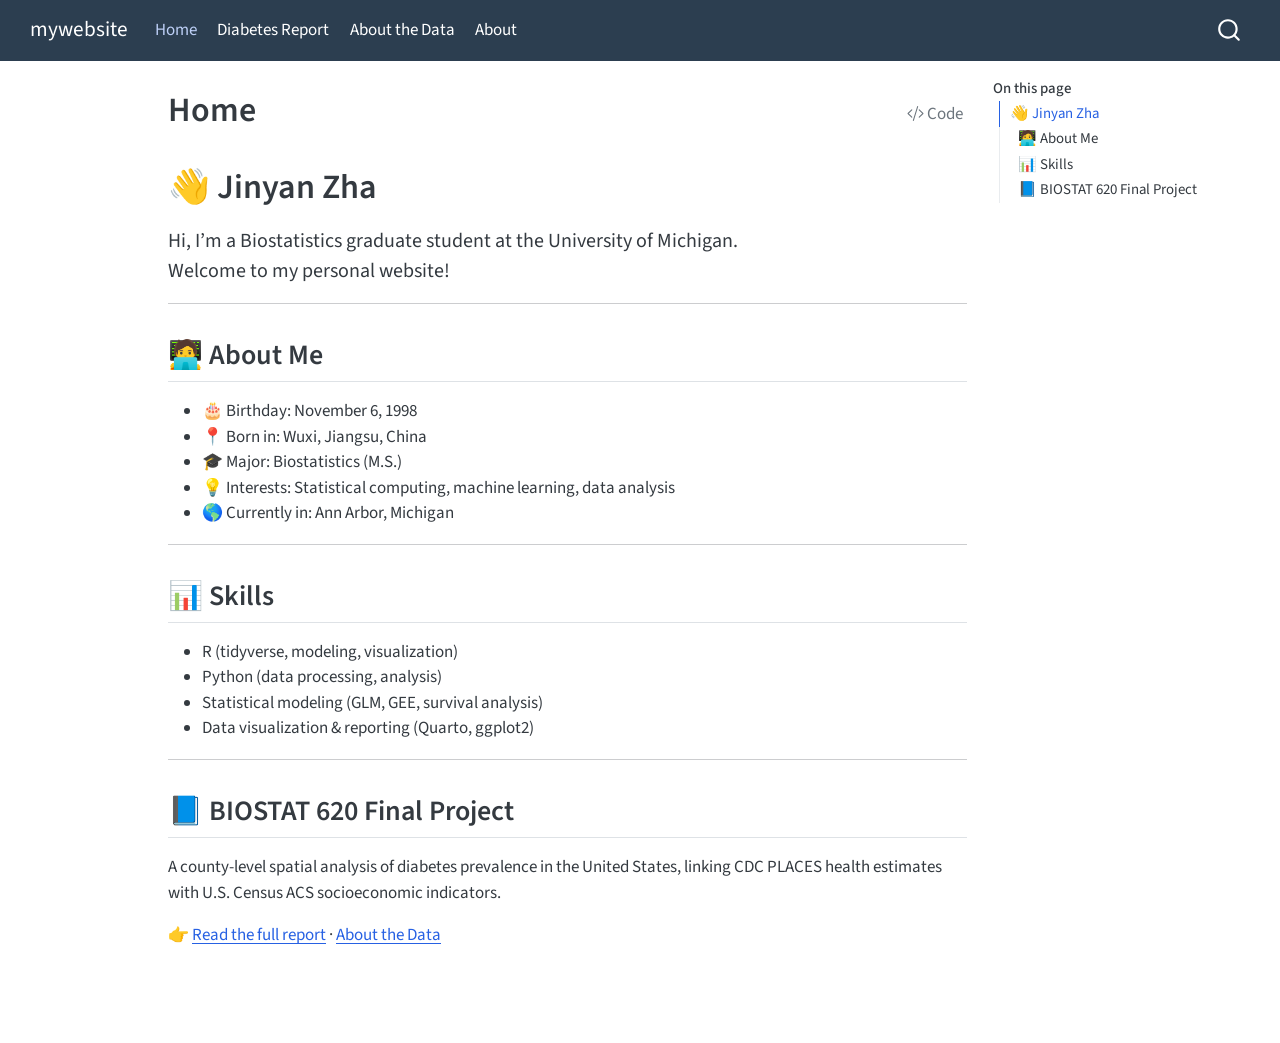
<file: docs/index.html>
<!DOCTYPE html>
<html xmlns="http://www.w3.org/1999/xhtml" lang="en" xml:lang="en"><head>

<meta charset="utf-8">
<meta name="generator" content="quarto-1.7.32">

<meta name="viewport" content="width=device-width, initial-scale=1.0, user-scalable=yes">


<title>Home – mywebsite</title>
<style>
code{white-space: pre-wrap;}
span.smallcaps{font-variant: small-caps;}
div.columns{display: flex; gap: min(4vw, 1.5em);}
div.column{flex: auto; overflow-x: auto;}
div.hanging-indent{margin-left: 1.5em; text-indent: -1.5em;}
ul.task-list{list-style: none;}
ul.task-list li input[type="checkbox"] {
  width: 0.8em;
  margin: 0 0.8em 0.2em -1em; /* quarto-specific, see https://github.com/quarto-dev/quarto-cli/issues/4556 */ 
  vertical-align: middle;
}
/* CSS for syntax highlighting */
html { -webkit-text-size-adjust: 100%; }
pre > code.sourceCode { white-space: pre; position: relative; }
pre > code.sourceCode > span { display: inline-block; line-height: 1.25; }
pre > code.sourceCode > span:empty { height: 1.2em; }
.sourceCode { overflow: visible; }
code.sourceCode > span { color: inherit; text-decoration: inherit; }
div.sourceCode { margin: 1em 0; }
pre.sourceCode { margin: 0; }
@media screen {
div.sourceCode { overflow: auto; }
}
@media print {
pre > code.sourceCode { white-space: pre-wrap; }
pre > code.sourceCode > span { text-indent: -5em; padding-left: 5em; }
}
pre.numberSource code
  { counter-reset: source-line 0; }
pre.numberSource code > span
  { position: relative; left: -4em; counter-increment: source-line; }
pre.numberSource code > span > a:first-child::before
  { content: counter(source-line);
    position: relative; left: -1em; text-align: right; vertical-align: baseline;
    border: none; display: inline-block;
    -webkit-touch-callout: none; -webkit-user-select: none;
    -khtml-user-select: none; -moz-user-select: none;
    -ms-user-select: none; user-select: none;
    padding: 0 4px; width: 4em;
  }
pre.numberSource { margin-left: 3em;  padding-left: 4px; }
div.sourceCode
  {   }
@media screen {
pre > code.sourceCode > span > a:first-child::before { text-decoration: underline; }
}
</style>


<script src="site_libs/quarto-nav/quarto-nav.js"></script>
<script src="site_libs/quarto-nav/headroom.min.js"></script>
<script src="site_libs/clipboard/clipboard.min.js"></script>
<script src="site_libs/quarto-search/autocomplete.umd.js"></script>
<script src="site_libs/quarto-search/fuse.min.js"></script>
<script src="site_libs/quarto-search/quarto-search.js"></script>
<meta name="quarto:offset" content="./">
<script src="site_libs/quarto-html/quarto.js" type="module"></script>
<script src="site_libs/quarto-html/tabsets/tabsets.js" type="module"></script>
<script src="site_libs/quarto-html/popper.min.js"></script>
<script src="site_libs/quarto-html/tippy.umd.min.js"></script>
<script src="site_libs/quarto-html/anchor.min.js"></script>
<link href="site_libs/quarto-html/tippy.css" rel="stylesheet">
<link href="site_libs/quarto-html/quarto-syntax-highlighting-37eea08aefeeee20ff55810ff984fec1.css" rel="stylesheet" id="quarto-text-highlighting-styles">
<script src="site_libs/bootstrap/bootstrap.min.js"></script>
<link href="site_libs/bootstrap/bootstrap-icons.css" rel="stylesheet">
<link href="site_libs/bootstrap/bootstrap-a0576741af74fcd0c69f39a6afeeb8fe.min.css" rel="stylesheet" append-hash="true" id="quarto-bootstrap" data-mode="light">
<script id="quarto-search-options" type="application/json">{
  "location": "navbar",
  "copy-button": false,
  "collapse-after": 3,
  "panel-placement": "end",
  "type": "overlay",
  "limit": 50,
  "keyboard-shortcut": [
    "f",
    "/",
    "s"
  ],
  "show-item-context": false,
  "language": {
    "search-no-results-text": "No results",
    "search-matching-documents-text": "matching documents",
    "search-copy-link-title": "Copy link to search",
    "search-hide-matches-text": "Hide additional matches",
    "search-more-match-text": "more match in this document",
    "search-more-matches-text": "more matches in this document",
    "search-clear-button-title": "Clear",
    "search-text-placeholder": "",
    "search-detached-cancel-button-title": "Cancel",
    "search-submit-button-title": "Submit",
    "search-label": "Search"
  }
}</script>


<link rel="stylesheet" href="styles.css">
</head>

<body class="nav-fixed quarto-light">

<div id="quarto-search-results"></div>
  <header id="quarto-header" class="headroom fixed-top">
    <nav class="navbar navbar-expand-lg " data-bs-theme="dark">
      <div class="navbar-container container-fluid">
      <div class="navbar-brand-container mx-auto">
    <a class="navbar-brand" href="./index.html">
    <span class="navbar-title">mywebsite</span>
    </a>
  </div>
            <div id="quarto-search" class="" title="Search"></div>
          <button class="navbar-toggler" type="button" data-bs-toggle="collapse" data-bs-target="#navbarCollapse" aria-controls="navbarCollapse" role="menu" aria-expanded="false" aria-label="Toggle navigation" onclick="if (window.quartoToggleHeadroom) { window.quartoToggleHeadroom(); }">
  <span class="navbar-toggler-icon"></span>
</button>
          <div class="collapse navbar-collapse" id="navbarCollapse">
            <ul class="navbar-nav navbar-nav-scroll me-auto">
  <li class="nav-item">
    <a class="nav-link active" href="./index.html" aria-current="page"> 
<span class="menu-text">Home</span></a>
  </li>  
  <li class="nav-item">
    <a class="nav-link" href="./diabetes.html"> 
<span class="menu-text">Diabetes Report</span></a>
  </li>  
  <li class="nav-item">
    <a class="nav-link" href="./data.html"> 
<span class="menu-text">About the Data</span></a>
  </li>  
  <li class="nav-item">
    <a class="nav-link" href="./about.html"> 
<span class="menu-text">About</span></a>
  </li>  
</ul>
          </div> <!-- /navcollapse -->
            <div class="quarto-navbar-tools">
</div>
      </div> <!-- /container-fluid -->
    </nav>
</header>
<!-- content -->
<div id="quarto-content" class="quarto-container page-columns page-rows-contents page-layout-article page-navbar">
<!-- sidebar -->
<!-- margin-sidebar -->
    <div id="quarto-margin-sidebar" class="sidebar margin-sidebar">
        <nav id="TOC" role="doc-toc" class="toc-active">
    <h2 id="toc-title">On this page</h2>
   
  <ul>
  <li><a href="#jinyan-zha" id="toc-jinyan-zha" class="nav-link active" data-scroll-target="#jinyan-zha">👋 Jinyan Zha</a>
  <ul class="collapse">
  <li><a href="#about-me" id="toc-about-me" class="nav-link" data-scroll-target="#about-me">🧑‍💻 About Me</a></li>
  <li><a href="#skills" id="toc-skills" class="nav-link" data-scroll-target="#skills">📊 Skills</a></li>
  <li><a href="#biostat-620-final-project" id="toc-biostat-620-final-project" class="nav-link" data-scroll-target="#biostat-620-final-project">📘 BIOSTAT 620 Final Project</a></li>
  </ul></li>
  </ul>
</nav>
    </div>
<!-- main -->
<main class="content" id="quarto-document-content">

<header id="title-block-header" class="quarto-title-block default">
<div class="quarto-title">
<div class="quarto-title-block"><div><h1 class="title">Home</h1><button type="button" class="btn code-tools-button" id="quarto-code-tools-source"><i class="bi"></i> Code</button></div></div>
</div>



<div class="quarto-title-meta">

    
  
    
  </div>
  


</header>


<section id="jinyan-zha" class="level1">
<h1>👋 Jinyan Zha</h1>
<p><span style="font-size:20px;">Hi, I’m a Biostatistics graduate student at the University of Michigan.<br>
Welcome to my personal website!</span></p>
<hr>
<section id="about-me" class="level2">
<h2 class="anchored" data-anchor-id="about-me">🧑‍💻 About Me</h2>
<p><span style="font-size:18px;"></span></p>
<ul>
<li>🎂 Birthday: November 6, 1998<br>
</li>
<li>📍 Born in: Wuxi, Jiangsu, China<br>
</li>
<li>🎓 Major: Biostatistics (M.S.)<br>
</li>
<li>💡 Interests: Statistical computing, machine learning, data analysis<br>
</li>
<li>🌎 Currently in: Ann Arbor, Michigan</li>
</ul>
<p></p>
<hr>
</section>
<section id="skills" class="level2">
<h2 class="anchored" data-anchor-id="skills">📊 Skills</h2>
<p><span style="font-size:18px;"></span></p>
<ul>
<li>R (tidyverse, modeling, visualization)<br>
</li>
<li>Python (data processing, analysis)<br>
</li>
<li>Statistical modeling (GLM, GEE, survival analysis)<br>
</li>
<li>Data visualization &amp; reporting (Quarto, ggplot2)</li>
</ul>
<p></p>
<hr>
</section>
<section id="biostat-620-final-project" class="level2">
<h2 class="anchored" data-anchor-id="biostat-620-final-project">📘 BIOSTAT 620 Final Project</h2>
<p><span style="font-size:18px;"></span></p>
<p>A county-level spatial analysis of diabetes prevalence in the United States, linking CDC PLACES health estimates with U.S. Census ACS socioeconomic indicators.</p>
<p>👉 <a href="diabetes.html">Read the full report</a> · <a href="data.html">About the Data</a></p>
<p></p>


<!-- -->

</section>
</section>

</main> <!-- /main -->
<script id="quarto-html-after-body" type="application/javascript">
  window.document.addEventListener("DOMContentLoaded", function (event) {
    const icon = "";
    const anchorJS = new window.AnchorJS();
    anchorJS.options = {
      placement: 'right',
      icon: icon
    };
    anchorJS.add('.anchored');
    const isCodeAnnotation = (el) => {
      for (const clz of el.classList) {
        if (clz.startsWith('code-annotation-')) {                     
          return true;
        }
      }
      return false;
    }
    const onCopySuccess = function(e) {
      // button target
      const button = e.trigger;
      // don't keep focus
      button.blur();
      // flash "checked"
      button.classList.add('code-copy-button-checked');
      var currentTitle = button.getAttribute("title");
      button.setAttribute("title", "Copied!");
      let tooltip;
      if (window.bootstrap) {
        button.setAttribute("data-bs-toggle", "tooltip");
        button.setAttribute("data-bs-placement", "left");
        button.setAttribute("data-bs-title", "Copied!");
        tooltip = new bootstrap.Tooltip(button, 
          { trigger: "manual", 
            customClass: "code-copy-button-tooltip",
            offset: [0, -8]});
        tooltip.show();    
      }
      setTimeout(function() {
        if (tooltip) {
          tooltip.hide();
          button.removeAttribute("data-bs-title");
          button.removeAttribute("data-bs-toggle");
          button.removeAttribute("data-bs-placement");
        }
        button.setAttribute("title", currentTitle);
        button.classList.remove('code-copy-button-checked');
      }, 1000);
      // clear code selection
      e.clearSelection();
    }
    const getTextToCopy = function(trigger) {
        const codeEl = trigger.previousElementSibling.cloneNode(true);
        for (const childEl of codeEl.children) {
          if (isCodeAnnotation(childEl)) {
            childEl.remove();
          }
        }
        return codeEl.innerText;
    }
    const clipboard = new window.ClipboardJS('.code-copy-button:not([data-in-quarto-modal])', {
      text: getTextToCopy
    });
    clipboard.on('success', onCopySuccess);
    if (window.document.getElementById('quarto-embedded-source-code-modal')) {
      const clipboardModal = new window.ClipboardJS('.code-copy-button[data-in-quarto-modal]', {
        text: getTextToCopy,
        container: window.document.getElementById('quarto-embedded-source-code-modal')
      });
      clipboardModal.on('success', onCopySuccess);
    }
    const viewSource = window.document.getElementById('quarto-view-source') ||
                       window.document.getElementById('quarto-code-tools-source');
    if (viewSource) {
      const sourceUrl = viewSource.getAttribute("data-quarto-source-url");
      viewSource.addEventListener("click", function(e) {
        if (sourceUrl) {
          // rstudio viewer pane
          if (/\bcapabilities=\b/.test(window.location)) {
            window.open(sourceUrl);
          } else {
            window.location.href = sourceUrl;
          }
        } else {
          const modal = new bootstrap.Modal(document.getElementById('quarto-embedded-source-code-modal'));
          modal.show();
        }
        return false;
      });
    }
    function toggleCodeHandler(show) {
      return function(e) {
        const detailsSrc = window.document.querySelectorAll(".cell > details > .sourceCode");
        for (let i=0; i<detailsSrc.length; i++) {
          const details = detailsSrc[i].parentElement;
          if (show) {
            details.open = true;
          } else {
            details.removeAttribute("open");
          }
        }
        const cellCodeDivs = window.document.querySelectorAll(".cell > .sourceCode");
        const fromCls = show ? "hidden" : "unhidden";
        const toCls = show ? "unhidden" : "hidden";
        for (let i=0; i<cellCodeDivs.length; i++) {
          const codeDiv = cellCodeDivs[i];
          if (codeDiv.classList.contains(fromCls)) {
            codeDiv.classList.remove(fromCls);
            codeDiv.classList.add(toCls);
          } 
        }
        return false;
      }
    }
    const hideAllCode = window.document.getElementById("quarto-hide-all-code");
    if (hideAllCode) {
      hideAllCode.addEventListener("click", toggleCodeHandler(false));
    }
    const showAllCode = window.document.getElementById("quarto-show-all-code");
    if (showAllCode) {
      showAllCode.addEventListener("click", toggleCodeHandler(true));
    }
      var localhostRegex = new RegExp(/^(?:http|https):\/\/localhost\:?[0-9]*\//);
      var mailtoRegex = new RegExp(/^mailto:/);
        var filterRegex = new RegExp('/' + window.location.host + '/');
      var isInternal = (href) => {
          return filterRegex.test(href) || localhostRegex.test(href) || mailtoRegex.test(href);
      }
      // Inspect non-navigation links and adorn them if external
     var links = window.document.querySelectorAll('a[href]:not(.nav-link):not(.navbar-brand):not(.toc-action):not(.sidebar-link):not(.sidebar-item-toggle):not(.pagination-link):not(.no-external):not([aria-hidden]):not(.dropdown-item):not(.quarto-navigation-tool):not(.about-link)');
      for (var i=0; i<links.length; i++) {
        const link = links[i];
        if (!isInternal(link.href)) {
          // undo the damage that might have been done by quarto-nav.js in the case of
          // links that we want to consider external
          if (link.dataset.originalHref !== undefined) {
            link.href = link.dataset.originalHref;
          }
        }
      }
    function tippyHover(el, contentFn, onTriggerFn, onUntriggerFn) {
      const config = {
        allowHTML: true,
        maxWidth: 500,
        delay: 100,
        arrow: false,
        appendTo: function(el) {
            return el.parentElement;
        },
        interactive: true,
        interactiveBorder: 10,
        theme: 'quarto',
        placement: 'bottom-start',
      };
      if (contentFn) {
        config.content = contentFn;
      }
      if (onTriggerFn) {
        config.onTrigger = onTriggerFn;
      }
      if (onUntriggerFn) {
        config.onUntrigger = onUntriggerFn;
      }
      window.tippy(el, config); 
    }
    const noterefs = window.document.querySelectorAll('a[role="doc-noteref"]');
    for (var i=0; i<noterefs.length; i++) {
      const ref = noterefs[i];
      tippyHover(ref, function() {
        // use id or data attribute instead here
        let href = ref.getAttribute('data-footnote-href') || ref.getAttribute('href');
        try { href = new URL(href).hash; } catch {}
        const id = href.replace(/^#\/?/, "");
        const note = window.document.getElementById(id);
        if (note) {
          return note.innerHTML;
        } else {
          return "";
        }
      });
    }
    const xrefs = window.document.querySelectorAll('a.quarto-xref');
    const processXRef = (id, note) => {
      // Strip column container classes
      const stripColumnClz = (el) => {
        el.classList.remove("page-full", "page-columns");
        if (el.children) {
          for (const child of el.children) {
            stripColumnClz(child);
          }
        }
      }
      stripColumnClz(note)
      if (id === null || id.startsWith('sec-')) {
        // Special case sections, only their first couple elements
        const container = document.createElement("div");
        if (note.children && note.children.length > 2) {
          container.appendChild(note.children[0].cloneNode(true));
          for (let i = 1; i < note.children.length; i++) {
            const child = note.children[i];
            if (child.tagName === "P" && child.innerText === "") {
              continue;
            } else {
              container.appendChild(child.cloneNode(true));
              break;
            }
          }
          if (window.Quarto?.typesetMath) {
            window.Quarto.typesetMath(container);
          }
          return container.innerHTML
        } else {
          if (window.Quarto?.typesetMath) {
            window.Quarto.typesetMath(note);
          }
          return note.innerHTML;
        }
      } else {
        // Remove any anchor links if they are present
        const anchorLink = note.querySelector('a.anchorjs-link');
        if (anchorLink) {
          anchorLink.remove();
        }
        if (window.Quarto?.typesetMath) {
          window.Quarto.typesetMath(note);
        }
        if (note.classList.contains("callout")) {
          return note.outerHTML;
        } else {
          return note.innerHTML;
        }
      }
    }
    for (var i=0; i<xrefs.length; i++) {
      const xref = xrefs[i];
      tippyHover(xref, undefined, function(instance) {
        instance.disable();
        let url = xref.getAttribute('href');
        let hash = undefined; 
        if (url.startsWith('#')) {
          hash = url;
        } else {
          try { hash = new URL(url).hash; } catch {}
        }
        if (hash) {
          const id = hash.replace(/^#\/?/, "");
          const note = window.document.getElementById(id);
          if (note !== null) {
            try {
              const html = processXRef(id, note.cloneNode(true));
              instance.setContent(html);
            } finally {
              instance.enable();
              instance.show();
            }
          } else {
            // See if we can fetch this
            fetch(url.split('#')[0])
            .then(res => res.text())
            .then(html => {
              const parser = new DOMParser();
              const htmlDoc = parser.parseFromString(html, "text/html");
              const note = htmlDoc.getElementById(id);
              if (note !== null) {
                const html = processXRef(id, note);
                instance.setContent(html);
              } 
            }).finally(() => {
              instance.enable();
              instance.show();
            });
          }
        } else {
          // See if we can fetch a full url (with no hash to target)
          // This is a special case and we should probably do some content thinning / targeting
          fetch(url)
          .then(res => res.text())
          .then(html => {
            const parser = new DOMParser();
            const htmlDoc = parser.parseFromString(html, "text/html");
            const note = htmlDoc.querySelector('main.content');
            if (note !== null) {
              // This should only happen for chapter cross references
              // (since there is no id in the URL)
              // remove the first header
              if (note.children.length > 0 && note.children[0].tagName === "HEADER") {
                note.children[0].remove();
              }
              const html = processXRef(null, note);
              instance.setContent(html);
            } 
          }).finally(() => {
            instance.enable();
            instance.show();
          });
        }
      }, function(instance) {
      });
    }
        let selectedAnnoteEl;
        const selectorForAnnotation = ( cell, annotation) => {
          let cellAttr = 'data-code-cell="' + cell + '"';
          let lineAttr = 'data-code-annotation="' +  annotation + '"';
          const selector = 'span[' + cellAttr + '][' + lineAttr + ']';
          return selector;
        }
        const selectCodeLines = (annoteEl) => {
          const doc = window.document;
          const targetCell = annoteEl.getAttribute("data-target-cell");
          const targetAnnotation = annoteEl.getAttribute("data-target-annotation");
          const annoteSpan = window.document.querySelector(selectorForAnnotation(targetCell, targetAnnotation));
          const lines = annoteSpan.getAttribute("data-code-lines").split(",");
          const lineIds = lines.map((line) => {
            return targetCell + "-" + line;
          })
          let top = null;
          let height = null;
          let parent = null;
          if (lineIds.length > 0) {
              //compute the position of the single el (top and bottom and make a div)
              const el = window.document.getElementById(lineIds[0]);
              top = el.offsetTop;
              height = el.offsetHeight;
              parent = el.parentElement.parentElement;
            if (lineIds.length > 1) {
              const lastEl = window.document.getElementById(lineIds[lineIds.length - 1]);
              const bottom = lastEl.offsetTop + lastEl.offsetHeight;
              height = bottom - top;
            }
            if (top !== null && height !== null && parent !== null) {
              // cook up a div (if necessary) and position it 
              let div = window.document.getElementById("code-annotation-line-highlight");
              if (div === null) {
                div = window.document.createElement("div");
                div.setAttribute("id", "code-annotation-line-highlight");
                div.style.position = 'absolute';
                parent.appendChild(div);
              }
              div.style.top = top - 2 + "px";
              div.style.height = height + 4 + "px";
              div.style.left = 0;
              let gutterDiv = window.document.getElementById("code-annotation-line-highlight-gutter");
              if (gutterDiv === null) {
                gutterDiv = window.document.createElement("div");
                gutterDiv.setAttribute("id", "code-annotation-line-highlight-gutter");
                gutterDiv.style.position = 'absolute';
                const codeCell = window.document.getElementById(targetCell);
                const gutter = codeCell.querySelector('.code-annotation-gutter');
                gutter.appendChild(gutterDiv);
              }
              gutterDiv.style.top = top - 2 + "px";
              gutterDiv.style.height = height + 4 + "px";
            }
            selectedAnnoteEl = annoteEl;
          }
        };
        const unselectCodeLines = () => {
          const elementsIds = ["code-annotation-line-highlight", "code-annotation-line-highlight-gutter"];
          elementsIds.forEach((elId) => {
            const div = window.document.getElementById(elId);
            if (div) {
              div.remove();
            }
          });
          selectedAnnoteEl = undefined;
        };
          // Handle positioning of the toggle
      window.addEventListener(
        "resize",
        throttle(() => {
          elRect = undefined;
          if (selectedAnnoteEl) {
            selectCodeLines(selectedAnnoteEl);
          }
        }, 10)
      );
      function throttle(fn, ms) {
      let throttle = false;
      let timer;
        return (...args) => {
          if(!throttle) { // first call gets through
              fn.apply(this, args);
              throttle = true;
          } else { // all the others get throttled
              if(timer) clearTimeout(timer); // cancel #2
              timer = setTimeout(() => {
                fn.apply(this, args);
                timer = throttle = false;
              }, ms);
          }
        };
      }
        // Attach click handler to the DT
        const annoteDls = window.document.querySelectorAll('dt[data-target-cell]');
        for (const annoteDlNode of annoteDls) {
          annoteDlNode.addEventListener('click', (event) => {
            const clickedEl = event.target;
            if (clickedEl !== selectedAnnoteEl) {
              unselectCodeLines();
              const activeEl = window.document.querySelector('dt[data-target-cell].code-annotation-active');
              if (activeEl) {
                activeEl.classList.remove('code-annotation-active');
              }
              selectCodeLines(clickedEl);
              clickedEl.classList.add('code-annotation-active');
            } else {
              // Unselect the line
              unselectCodeLines();
              clickedEl.classList.remove('code-annotation-active');
            }
          });
        }
    const findCites = (el) => {
      const parentEl = el.parentElement;
      if (parentEl) {
        const cites = parentEl.dataset.cites;
        if (cites) {
          return {
            el,
            cites: cites.split(' ')
          };
        } else {
          return findCites(el.parentElement)
        }
      } else {
        return undefined;
      }
    };
    var bibliorefs = window.document.querySelectorAll('a[role="doc-biblioref"]');
    for (var i=0; i<bibliorefs.length; i++) {
      const ref = bibliorefs[i];
      const citeInfo = findCites(ref);
      if (citeInfo) {
        tippyHover(citeInfo.el, function() {
          var popup = window.document.createElement('div');
          citeInfo.cites.forEach(function(cite) {
            var citeDiv = window.document.createElement('div');
            citeDiv.classList.add('hanging-indent');
            citeDiv.classList.add('csl-entry');
            var biblioDiv = window.document.getElementById('ref-' + cite);
            if (biblioDiv) {
              citeDiv.innerHTML = biblioDiv.innerHTML;
            }
            popup.appendChild(citeDiv);
          });
          return popup.innerHTML;
        });
      }
    }
  });
  </script><div class="modal fade" id="quarto-embedded-source-code-modal" tabindex="-1" aria-labelledby="quarto-embedded-source-code-modal-label" aria-hidden="true"><div class="modal-dialog modal-dialog-scrollable"><div class="modal-content"><div class="modal-header"><h5 class="modal-title" id="quarto-embedded-source-code-modal-label">Source Code</h5><button class="btn-close" data-bs-dismiss="modal"></button></div><div class="modal-body"><div class="">
<div class="sourceCode" id="cb1" data-shortcodes="false"><pre class="sourceCode markdown code-with-copy"><code class="sourceCode markdown"><span id="cb1-1"><a href="#cb1-1" aria-hidden="true" tabindex="-1"></a><span class="co">---</span></span>
<span id="cb1-2"><a href="#cb1-2" aria-hidden="true" tabindex="-1"></a><span class="an">title:</span><span class="co"> "Home"</span></span>
<span id="cb1-3"><a href="#cb1-3" aria-hidden="true" tabindex="-1"></a><span class="co">---</span></span>
<span id="cb1-4"><a href="#cb1-4" aria-hidden="true" tabindex="-1"></a></span>
<span id="cb1-5"><a href="#cb1-5" aria-hidden="true" tabindex="-1"></a><span class="fu"># 👋 Jinyan Zha</span></span>
<span id="cb1-6"><a href="#cb1-6" aria-hidden="true" tabindex="-1"></a></span>
<span id="cb1-7"><a href="#cb1-7" aria-hidden="true" tabindex="-1"></a>[Hi, I’m a Biostatistics graduate student at the University of Michigan.\</span>
<span id="cb1-8"><a href="#cb1-8" aria-hidden="true" tabindex="-1"></a>Welcome to my personal website!]{style="font-size:20px;"}</span>
<span id="cb1-9"><a href="#cb1-9" aria-hidden="true" tabindex="-1"></a></span>
<span id="cb1-10"><a href="#cb1-10" aria-hidden="true" tabindex="-1"></a>------------------------------------------------------------------------</span>
<span id="cb1-11"><a href="#cb1-11" aria-hidden="true" tabindex="-1"></a></span>
<span id="cb1-12"><a href="#cb1-12" aria-hidden="true" tabindex="-1"></a><span class="fu">## 🧑‍💻 About Me</span></span>
<span id="cb1-13"><a href="#cb1-13" aria-hidden="true" tabindex="-1"></a></span>
<span id="cb1-14"><a href="#cb1-14" aria-hidden="true" tabindex="-1"></a><span class="dt">&lt;</span><span class="kw">span</span><span class="ot"> style</span><span class="op">=</span><span class="st">"font-size:18px;"</span><span class="dt">&gt;</span></span>
<span id="cb1-15"><a href="#cb1-15" aria-hidden="true" tabindex="-1"></a></span>
<span id="cb1-16"><a href="#cb1-16" aria-hidden="true" tabindex="-1"></a><span class="ss">-   </span>🎂 Birthday: November 6, 1998\</span>
<span id="cb1-17"><a href="#cb1-17" aria-hidden="true" tabindex="-1"></a><span class="ss">-   </span>📍 Born in: Wuxi, Jiangsu, China\</span>
<span id="cb1-18"><a href="#cb1-18" aria-hidden="true" tabindex="-1"></a><span class="ss">-   </span>🎓 Major: Biostatistics (M.S.)\</span>
<span id="cb1-19"><a href="#cb1-19" aria-hidden="true" tabindex="-1"></a><span class="ss">-   </span>💡 Interests: Statistical computing, machine learning, data analysis\</span>
<span id="cb1-20"><a href="#cb1-20" aria-hidden="true" tabindex="-1"></a><span class="ss">-   </span>🌎 Currently in: Ann Arbor, Michigan</span>
<span id="cb1-21"><a href="#cb1-21" aria-hidden="true" tabindex="-1"></a></span>
<span id="cb1-22"><a href="#cb1-22" aria-hidden="true" tabindex="-1"></a><span class="dt">&lt;/</span><span class="kw">span</span><span class="dt">&gt;</span></span>
<span id="cb1-23"><a href="#cb1-23" aria-hidden="true" tabindex="-1"></a></span>
<span id="cb1-24"><a href="#cb1-24" aria-hidden="true" tabindex="-1"></a>------------------------------------------------------------------------</span>
<span id="cb1-25"><a href="#cb1-25" aria-hidden="true" tabindex="-1"></a></span>
<span id="cb1-26"><a href="#cb1-26" aria-hidden="true" tabindex="-1"></a><span class="fu">## 📊 Skills</span></span>
<span id="cb1-27"><a href="#cb1-27" aria-hidden="true" tabindex="-1"></a></span>
<span id="cb1-28"><a href="#cb1-28" aria-hidden="true" tabindex="-1"></a><span class="dt">&lt;</span><span class="kw">span</span><span class="ot"> style</span><span class="op">=</span><span class="st">"font-size:18px;"</span><span class="dt">&gt;</span></span>
<span id="cb1-29"><a href="#cb1-29" aria-hidden="true" tabindex="-1"></a></span>
<span id="cb1-30"><a href="#cb1-30" aria-hidden="true" tabindex="-1"></a><span class="ss">-   </span>R (tidyverse, modeling, visualization)\</span>
<span id="cb1-31"><a href="#cb1-31" aria-hidden="true" tabindex="-1"></a><span class="ss">-   </span>Python (data processing, analysis)\</span>
<span id="cb1-32"><a href="#cb1-32" aria-hidden="true" tabindex="-1"></a><span class="ss">-   </span>Statistical modeling (GLM, GEE, survival analysis)\</span>
<span id="cb1-33"><a href="#cb1-33" aria-hidden="true" tabindex="-1"></a><span class="ss">-   </span>Data visualization &amp; reporting (Quarto, ggplot2)</span>
<span id="cb1-34"><a href="#cb1-34" aria-hidden="true" tabindex="-1"></a></span>
<span id="cb1-35"><a href="#cb1-35" aria-hidden="true" tabindex="-1"></a><span class="dt">&lt;/</span><span class="kw">span</span><span class="dt">&gt;</span></span>
<span id="cb1-36"><a href="#cb1-36" aria-hidden="true" tabindex="-1"></a></span>
<span id="cb1-37"><a href="#cb1-37" aria-hidden="true" tabindex="-1"></a>------------------------------------------------------------------------</span>
<span id="cb1-38"><a href="#cb1-38" aria-hidden="true" tabindex="-1"></a></span>
<span id="cb1-39"><a href="#cb1-39" aria-hidden="true" tabindex="-1"></a><span class="fu">## 📘 BIOSTAT 620 Final Project</span></span>
<span id="cb1-40"><a href="#cb1-40" aria-hidden="true" tabindex="-1"></a></span>
<span id="cb1-41"><a href="#cb1-41" aria-hidden="true" tabindex="-1"></a><span class="dt">&lt;</span><span class="kw">span</span><span class="ot"> style</span><span class="op">=</span><span class="st">"font-size:18px;"</span><span class="dt">&gt;</span></span>
<span id="cb1-42"><a href="#cb1-42" aria-hidden="true" tabindex="-1"></a></span>
<span id="cb1-43"><a href="#cb1-43" aria-hidden="true" tabindex="-1"></a>A county-level spatial analysis of diabetes prevalence in the United States, linking CDC PLACES health estimates with U.S. Census ACS socioeconomic indicators.</span>
<span id="cb1-44"><a href="#cb1-44" aria-hidden="true" tabindex="-1"></a></span>
<span id="cb1-45"><a href="#cb1-45" aria-hidden="true" tabindex="-1"></a>👉 <span class="co">[</span><span class="ot">Read the full report</span><span class="co">](diabetes.html)</span> · <span class="co">[</span><span class="ot">About the Data</span><span class="co">](data.html)</span></span>
<span id="cb1-46"><a href="#cb1-46" aria-hidden="true" tabindex="-1"></a></span>
<span id="cb1-47"><a href="#cb1-47" aria-hidden="true" tabindex="-1"></a><span class="dt">&lt;/</span><span class="kw">span</span><span class="dt">&gt;</span></span></code><button title="Copy to Clipboard" class="code-copy-button" data-in-quarto-modal=""><i class="bi"></i></button></pre></div>
</div></div></div></div></div>
</div> <!-- /content -->




</body></html>
</file>
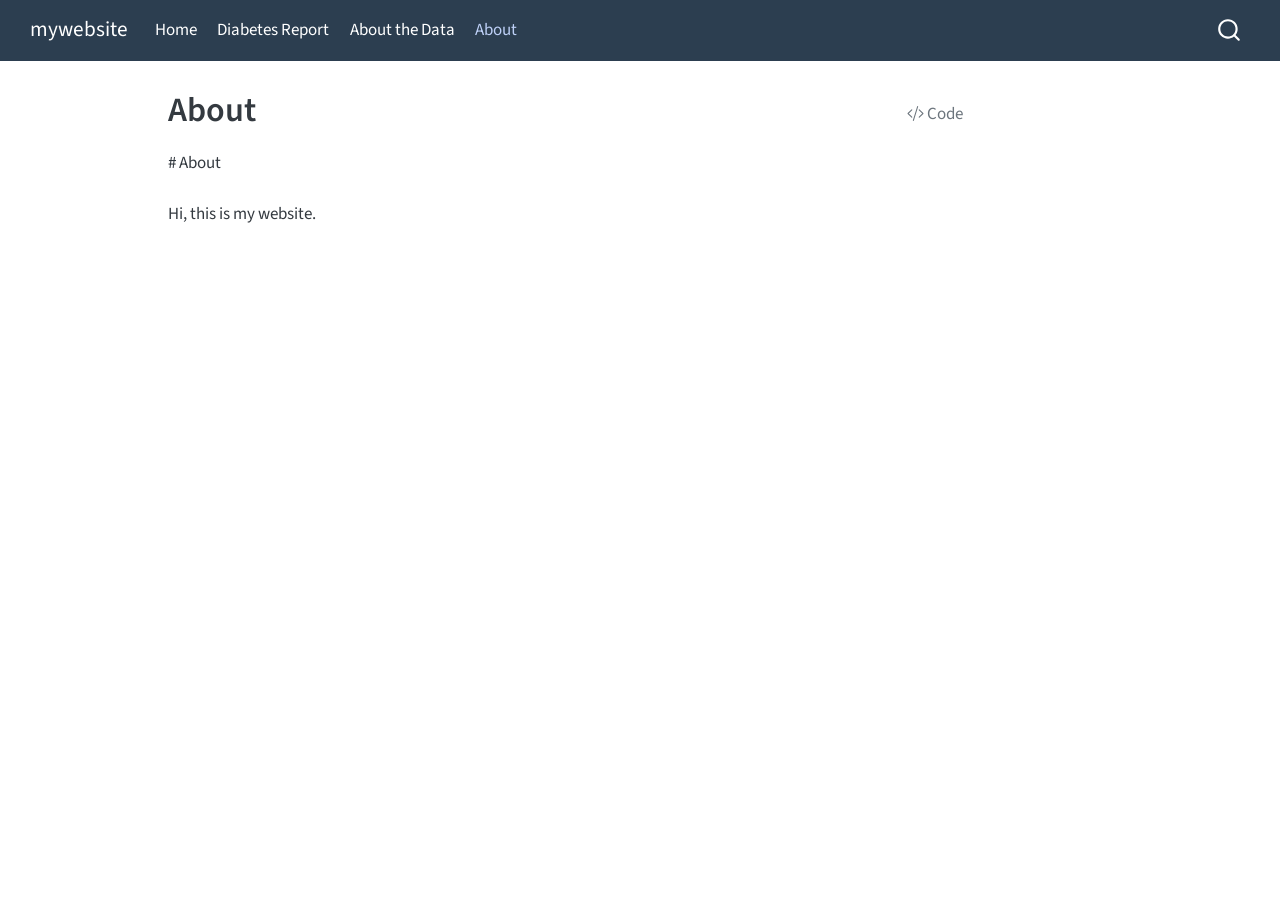
<file: docs/about.html>
<!DOCTYPE html>
<html xmlns="http://www.w3.org/1999/xhtml" lang="en" xml:lang="en"><head>

<meta charset="utf-8">
<meta name="generator" content="quarto-1.7.32">

<meta name="viewport" content="width=device-width, initial-scale=1.0, user-scalable=yes">


<title>About – mywebsite</title>
<style>
code{white-space: pre-wrap;}
span.smallcaps{font-variant: small-caps;}
div.columns{display: flex; gap: min(4vw, 1.5em);}
div.column{flex: auto; overflow-x: auto;}
div.hanging-indent{margin-left: 1.5em; text-indent: -1.5em;}
ul.task-list{list-style: none;}
ul.task-list li input[type="checkbox"] {
  width: 0.8em;
  margin: 0 0.8em 0.2em -1em; /* quarto-specific, see https://github.com/quarto-dev/quarto-cli/issues/4556 */ 
  vertical-align: middle;
}
/* CSS for syntax highlighting */
html { -webkit-text-size-adjust: 100%; }
pre > code.sourceCode { white-space: pre; position: relative; }
pre > code.sourceCode > span { display: inline-block; line-height: 1.25; }
pre > code.sourceCode > span:empty { height: 1.2em; }
.sourceCode { overflow: visible; }
code.sourceCode > span { color: inherit; text-decoration: inherit; }
div.sourceCode { margin: 1em 0; }
pre.sourceCode { margin: 0; }
@media screen {
div.sourceCode { overflow: auto; }
}
@media print {
pre > code.sourceCode { white-space: pre-wrap; }
pre > code.sourceCode > span { text-indent: -5em; padding-left: 5em; }
}
pre.numberSource code
  { counter-reset: source-line 0; }
pre.numberSource code > span
  { position: relative; left: -4em; counter-increment: source-line; }
pre.numberSource code > span > a:first-child::before
  { content: counter(source-line);
    position: relative; left: -1em; text-align: right; vertical-align: baseline;
    border: none; display: inline-block;
    -webkit-touch-callout: none; -webkit-user-select: none;
    -khtml-user-select: none; -moz-user-select: none;
    -ms-user-select: none; user-select: none;
    padding: 0 4px; width: 4em;
  }
pre.numberSource { margin-left: 3em;  padding-left: 4px; }
div.sourceCode
  {   }
@media screen {
pre > code.sourceCode > span > a:first-child::before { text-decoration: underline; }
}
</style>


<script src="site_libs/quarto-nav/quarto-nav.js"></script>
<script src="site_libs/quarto-nav/headroom.min.js"></script>
<script src="site_libs/clipboard/clipboard.min.js"></script>
<script src="site_libs/quarto-search/autocomplete.umd.js"></script>
<script src="site_libs/quarto-search/fuse.min.js"></script>
<script src="site_libs/quarto-search/quarto-search.js"></script>
<meta name="quarto:offset" content="./">
<script src="site_libs/quarto-html/quarto.js" type="module"></script>
<script src="site_libs/quarto-html/tabsets/tabsets.js" type="module"></script>
<script src="site_libs/quarto-html/popper.min.js"></script>
<script src="site_libs/quarto-html/tippy.umd.min.js"></script>
<script src="site_libs/quarto-html/anchor.min.js"></script>
<link href="site_libs/quarto-html/tippy.css" rel="stylesheet">
<link href="site_libs/quarto-html/quarto-syntax-highlighting-37eea08aefeeee20ff55810ff984fec1.css" rel="stylesheet" id="quarto-text-highlighting-styles">
<script src="site_libs/bootstrap/bootstrap.min.js"></script>
<link href="site_libs/bootstrap/bootstrap-icons.css" rel="stylesheet">
<link href="site_libs/bootstrap/bootstrap-a0576741af74fcd0c69f39a6afeeb8fe.min.css" rel="stylesheet" append-hash="true" id="quarto-bootstrap" data-mode="light">
<script id="quarto-search-options" type="application/json">{
  "location": "navbar",
  "copy-button": false,
  "collapse-after": 3,
  "panel-placement": "end",
  "type": "overlay",
  "limit": 50,
  "keyboard-shortcut": [
    "f",
    "/",
    "s"
  ],
  "show-item-context": false,
  "language": {
    "search-no-results-text": "No results",
    "search-matching-documents-text": "matching documents",
    "search-copy-link-title": "Copy link to search",
    "search-hide-matches-text": "Hide additional matches",
    "search-more-match-text": "more match in this document",
    "search-more-matches-text": "more matches in this document",
    "search-clear-button-title": "Clear",
    "search-text-placeholder": "",
    "search-detached-cancel-button-title": "Cancel",
    "search-submit-button-title": "Submit",
    "search-label": "Search"
  }
}</script>


<link rel="stylesheet" href="styles.css">
</head>

<body class="nav-fixed quarto-light">

<div id="quarto-search-results"></div>
  <header id="quarto-header" class="headroom fixed-top">
    <nav class="navbar navbar-expand-lg " data-bs-theme="dark">
      <div class="navbar-container container-fluid">
      <div class="navbar-brand-container mx-auto">
    <a class="navbar-brand" href="./index.html">
    <span class="navbar-title">mywebsite</span>
    </a>
  </div>
            <div id="quarto-search" class="" title="Search"></div>
          <button class="navbar-toggler" type="button" data-bs-toggle="collapse" data-bs-target="#navbarCollapse" aria-controls="navbarCollapse" role="menu" aria-expanded="false" aria-label="Toggle navigation" onclick="if (window.quartoToggleHeadroom) { window.quartoToggleHeadroom(); }">
  <span class="navbar-toggler-icon"></span>
</button>
          <div class="collapse navbar-collapse" id="navbarCollapse">
            <ul class="navbar-nav navbar-nav-scroll me-auto">
  <li class="nav-item">
    <a class="nav-link" href="./index.html"> 
<span class="menu-text">Home</span></a>
  </li>  
  <li class="nav-item">
    <a class="nav-link" href="./diabetes.html"> 
<span class="menu-text">Diabetes Report</span></a>
  </li>  
  <li class="nav-item">
    <a class="nav-link" href="./data.html"> 
<span class="menu-text">About the Data</span></a>
  </li>  
  <li class="nav-item">
    <a class="nav-link active" href="./about.html" aria-current="page"> 
<span class="menu-text">About</span></a>
  </li>  
</ul>
          </div> <!-- /navcollapse -->
            <div class="quarto-navbar-tools">
</div>
      </div> <!-- /container-fluid -->
    </nav>
</header>
<!-- content -->
<div id="quarto-content" class="quarto-container page-columns page-rows-contents page-layout-article page-navbar">
<!-- sidebar -->
<!-- margin-sidebar -->
    <div id="quarto-margin-sidebar" class="sidebar margin-sidebar zindex-bottom">
        
    </div>
<!-- main -->
<main class="content" id="quarto-document-content">

<header id="title-block-header" class="quarto-title-block default">
<div class="quarto-title">
<div class="quarto-title-block"><div><h1 class="title">About</h1><button type="button" class="btn code-tools-button" id="quarto-code-tools-source"><i class="bi"></i> Code</button></div></div>
</div>



<div class="quarto-title-meta">

    
  
    
  </div>
  


</header>


<p># About<br>
<br>
Hi, this is my website.</p>


<!-- -->


</main> <!-- /main -->
<script id="quarto-html-after-body" type="application/javascript">
  window.document.addEventListener("DOMContentLoaded", function (event) {
    const icon = "";
    const anchorJS = new window.AnchorJS();
    anchorJS.options = {
      placement: 'right',
      icon: icon
    };
    anchorJS.add('.anchored');
    const isCodeAnnotation = (el) => {
      for (const clz of el.classList) {
        if (clz.startsWith('code-annotation-')) {                     
          return true;
        }
      }
      return false;
    }
    const onCopySuccess = function(e) {
      // button target
      const button = e.trigger;
      // don't keep focus
      button.blur();
      // flash "checked"
      button.classList.add('code-copy-button-checked');
      var currentTitle = button.getAttribute("title");
      button.setAttribute("title", "Copied!");
      let tooltip;
      if (window.bootstrap) {
        button.setAttribute("data-bs-toggle", "tooltip");
        button.setAttribute("data-bs-placement", "left");
        button.setAttribute("data-bs-title", "Copied!");
        tooltip = new bootstrap.Tooltip(button, 
          { trigger: "manual", 
            customClass: "code-copy-button-tooltip",
            offset: [0, -8]});
        tooltip.show();    
      }
      setTimeout(function() {
        if (tooltip) {
          tooltip.hide();
          button.removeAttribute("data-bs-title");
          button.removeAttribute("data-bs-toggle");
          button.removeAttribute("data-bs-placement");
        }
        button.setAttribute("title", currentTitle);
        button.classList.remove('code-copy-button-checked');
      }, 1000);
      // clear code selection
      e.clearSelection();
    }
    const getTextToCopy = function(trigger) {
        const codeEl = trigger.previousElementSibling.cloneNode(true);
        for (const childEl of codeEl.children) {
          if (isCodeAnnotation(childEl)) {
            childEl.remove();
          }
        }
        return codeEl.innerText;
    }
    const clipboard = new window.ClipboardJS('.code-copy-button:not([data-in-quarto-modal])', {
      text: getTextToCopy
    });
    clipboard.on('success', onCopySuccess);
    if (window.document.getElementById('quarto-embedded-source-code-modal')) {
      const clipboardModal = new window.ClipboardJS('.code-copy-button[data-in-quarto-modal]', {
        text: getTextToCopy,
        container: window.document.getElementById('quarto-embedded-source-code-modal')
      });
      clipboardModal.on('success', onCopySuccess);
    }
    const viewSource = window.document.getElementById('quarto-view-source') ||
                       window.document.getElementById('quarto-code-tools-source');
    if (viewSource) {
      const sourceUrl = viewSource.getAttribute("data-quarto-source-url");
      viewSource.addEventListener("click", function(e) {
        if (sourceUrl) {
          // rstudio viewer pane
          if (/\bcapabilities=\b/.test(window.location)) {
            window.open(sourceUrl);
          } else {
            window.location.href = sourceUrl;
          }
        } else {
          const modal = new bootstrap.Modal(document.getElementById('quarto-embedded-source-code-modal'));
          modal.show();
        }
        return false;
      });
    }
    function toggleCodeHandler(show) {
      return function(e) {
        const detailsSrc = window.document.querySelectorAll(".cell > details > .sourceCode");
        for (let i=0; i<detailsSrc.length; i++) {
          const details = detailsSrc[i].parentElement;
          if (show) {
            details.open = true;
          } else {
            details.removeAttribute("open");
          }
        }
        const cellCodeDivs = window.document.querySelectorAll(".cell > .sourceCode");
        const fromCls = show ? "hidden" : "unhidden";
        const toCls = show ? "unhidden" : "hidden";
        for (let i=0; i<cellCodeDivs.length; i++) {
          const codeDiv = cellCodeDivs[i];
          if (codeDiv.classList.contains(fromCls)) {
            codeDiv.classList.remove(fromCls);
            codeDiv.classList.add(toCls);
          } 
        }
        return false;
      }
    }
    const hideAllCode = window.document.getElementById("quarto-hide-all-code");
    if (hideAllCode) {
      hideAllCode.addEventListener("click", toggleCodeHandler(false));
    }
    const showAllCode = window.document.getElementById("quarto-show-all-code");
    if (showAllCode) {
      showAllCode.addEventListener("click", toggleCodeHandler(true));
    }
      var localhostRegex = new RegExp(/^(?:http|https):\/\/localhost\:?[0-9]*\//);
      var mailtoRegex = new RegExp(/^mailto:/);
        var filterRegex = new RegExp('/' + window.location.host + '/');
      var isInternal = (href) => {
          return filterRegex.test(href) || localhostRegex.test(href) || mailtoRegex.test(href);
      }
      // Inspect non-navigation links and adorn them if external
     var links = window.document.querySelectorAll('a[href]:not(.nav-link):not(.navbar-brand):not(.toc-action):not(.sidebar-link):not(.sidebar-item-toggle):not(.pagination-link):not(.no-external):not([aria-hidden]):not(.dropdown-item):not(.quarto-navigation-tool):not(.about-link)');
      for (var i=0; i<links.length; i++) {
        const link = links[i];
        if (!isInternal(link.href)) {
          // undo the damage that might have been done by quarto-nav.js in the case of
          // links that we want to consider external
          if (link.dataset.originalHref !== undefined) {
            link.href = link.dataset.originalHref;
          }
        }
      }
    function tippyHover(el, contentFn, onTriggerFn, onUntriggerFn) {
      const config = {
        allowHTML: true,
        maxWidth: 500,
        delay: 100,
        arrow: false,
        appendTo: function(el) {
            return el.parentElement;
        },
        interactive: true,
        interactiveBorder: 10,
        theme: 'quarto',
        placement: 'bottom-start',
      };
      if (contentFn) {
        config.content = contentFn;
      }
      if (onTriggerFn) {
        config.onTrigger = onTriggerFn;
      }
      if (onUntriggerFn) {
        config.onUntrigger = onUntriggerFn;
      }
      window.tippy(el, config); 
    }
    const noterefs = window.document.querySelectorAll('a[role="doc-noteref"]');
    for (var i=0; i<noterefs.length; i++) {
      const ref = noterefs[i];
      tippyHover(ref, function() {
        // use id or data attribute instead here
        let href = ref.getAttribute('data-footnote-href') || ref.getAttribute('href');
        try { href = new URL(href).hash; } catch {}
        const id = href.replace(/^#\/?/, "");
        const note = window.document.getElementById(id);
        if (note) {
          return note.innerHTML;
        } else {
          return "";
        }
      });
    }
    const xrefs = window.document.querySelectorAll('a.quarto-xref');
    const processXRef = (id, note) => {
      // Strip column container classes
      const stripColumnClz = (el) => {
        el.classList.remove("page-full", "page-columns");
        if (el.children) {
          for (const child of el.children) {
            stripColumnClz(child);
          }
        }
      }
      stripColumnClz(note)
      if (id === null || id.startsWith('sec-')) {
        // Special case sections, only their first couple elements
        const container = document.createElement("div");
        if (note.children && note.children.length > 2) {
          container.appendChild(note.children[0].cloneNode(true));
          for (let i = 1; i < note.children.length; i++) {
            const child = note.children[i];
            if (child.tagName === "P" && child.innerText === "") {
              continue;
            } else {
              container.appendChild(child.cloneNode(true));
              break;
            }
          }
          if (window.Quarto?.typesetMath) {
            window.Quarto.typesetMath(container);
          }
          return container.innerHTML
        } else {
          if (window.Quarto?.typesetMath) {
            window.Quarto.typesetMath(note);
          }
          return note.innerHTML;
        }
      } else {
        // Remove any anchor links if they are present
        const anchorLink = note.querySelector('a.anchorjs-link');
        if (anchorLink) {
          anchorLink.remove();
        }
        if (window.Quarto?.typesetMath) {
          window.Quarto.typesetMath(note);
        }
        if (note.classList.contains("callout")) {
          return note.outerHTML;
        } else {
          return note.innerHTML;
        }
      }
    }
    for (var i=0; i<xrefs.length; i++) {
      const xref = xrefs[i];
      tippyHover(xref, undefined, function(instance) {
        instance.disable();
        let url = xref.getAttribute('href');
        let hash = undefined; 
        if (url.startsWith('#')) {
          hash = url;
        } else {
          try { hash = new URL(url).hash; } catch {}
        }
        if (hash) {
          const id = hash.replace(/^#\/?/, "");
          const note = window.document.getElementById(id);
          if (note !== null) {
            try {
              const html = processXRef(id, note.cloneNode(true));
              instance.setContent(html);
            } finally {
              instance.enable();
              instance.show();
            }
          } else {
            // See if we can fetch this
            fetch(url.split('#')[0])
            .then(res => res.text())
            .then(html => {
              const parser = new DOMParser();
              const htmlDoc = parser.parseFromString(html, "text/html");
              const note = htmlDoc.getElementById(id);
              if (note !== null) {
                const html = processXRef(id, note);
                instance.setContent(html);
              } 
            }).finally(() => {
              instance.enable();
              instance.show();
            });
          }
        } else {
          // See if we can fetch a full url (with no hash to target)
          // This is a special case and we should probably do some content thinning / targeting
          fetch(url)
          .then(res => res.text())
          .then(html => {
            const parser = new DOMParser();
            const htmlDoc = parser.parseFromString(html, "text/html");
            const note = htmlDoc.querySelector('main.content');
            if (note !== null) {
              // This should only happen for chapter cross references
              // (since there is no id in the URL)
              // remove the first header
              if (note.children.length > 0 && note.children[0].tagName === "HEADER") {
                note.children[0].remove();
              }
              const html = processXRef(null, note);
              instance.setContent(html);
            } 
          }).finally(() => {
            instance.enable();
            instance.show();
          });
        }
      }, function(instance) {
      });
    }
        let selectedAnnoteEl;
        const selectorForAnnotation = ( cell, annotation) => {
          let cellAttr = 'data-code-cell="' + cell + '"';
          let lineAttr = 'data-code-annotation="' +  annotation + '"';
          const selector = 'span[' + cellAttr + '][' + lineAttr + ']';
          return selector;
        }
        const selectCodeLines = (annoteEl) => {
          const doc = window.document;
          const targetCell = annoteEl.getAttribute("data-target-cell");
          const targetAnnotation = annoteEl.getAttribute("data-target-annotation");
          const annoteSpan = window.document.querySelector(selectorForAnnotation(targetCell, targetAnnotation));
          const lines = annoteSpan.getAttribute("data-code-lines").split(",");
          const lineIds = lines.map((line) => {
            return targetCell + "-" + line;
          })
          let top = null;
          let height = null;
          let parent = null;
          if (lineIds.length > 0) {
              //compute the position of the single el (top and bottom and make a div)
              const el = window.document.getElementById(lineIds[0]);
              top = el.offsetTop;
              height = el.offsetHeight;
              parent = el.parentElement.parentElement;
            if (lineIds.length > 1) {
              const lastEl = window.document.getElementById(lineIds[lineIds.length - 1]);
              const bottom = lastEl.offsetTop + lastEl.offsetHeight;
              height = bottom - top;
            }
            if (top !== null && height !== null && parent !== null) {
              // cook up a div (if necessary) and position it 
              let div = window.document.getElementById("code-annotation-line-highlight");
              if (div === null) {
                div = window.document.createElement("div");
                div.setAttribute("id", "code-annotation-line-highlight");
                div.style.position = 'absolute';
                parent.appendChild(div);
              }
              div.style.top = top - 2 + "px";
              div.style.height = height + 4 + "px";
              div.style.left = 0;
              let gutterDiv = window.document.getElementById("code-annotation-line-highlight-gutter");
              if (gutterDiv === null) {
                gutterDiv = window.document.createElement("div");
                gutterDiv.setAttribute("id", "code-annotation-line-highlight-gutter");
                gutterDiv.style.position = 'absolute';
                const codeCell = window.document.getElementById(targetCell);
                const gutter = codeCell.querySelector('.code-annotation-gutter');
                gutter.appendChild(gutterDiv);
              }
              gutterDiv.style.top = top - 2 + "px";
              gutterDiv.style.height = height + 4 + "px";
            }
            selectedAnnoteEl = annoteEl;
          }
        };
        const unselectCodeLines = () => {
          const elementsIds = ["code-annotation-line-highlight", "code-annotation-line-highlight-gutter"];
          elementsIds.forEach((elId) => {
            const div = window.document.getElementById(elId);
            if (div) {
              div.remove();
            }
          });
          selectedAnnoteEl = undefined;
        };
          // Handle positioning of the toggle
      window.addEventListener(
        "resize",
        throttle(() => {
          elRect = undefined;
          if (selectedAnnoteEl) {
            selectCodeLines(selectedAnnoteEl);
          }
        }, 10)
      );
      function throttle(fn, ms) {
      let throttle = false;
      let timer;
        return (...args) => {
          if(!throttle) { // first call gets through
              fn.apply(this, args);
              throttle = true;
          } else { // all the others get throttled
              if(timer) clearTimeout(timer); // cancel #2
              timer = setTimeout(() => {
                fn.apply(this, args);
                timer = throttle = false;
              }, ms);
          }
        };
      }
        // Attach click handler to the DT
        const annoteDls = window.document.querySelectorAll('dt[data-target-cell]');
        for (const annoteDlNode of annoteDls) {
          annoteDlNode.addEventListener('click', (event) => {
            const clickedEl = event.target;
            if (clickedEl !== selectedAnnoteEl) {
              unselectCodeLines();
              const activeEl = window.document.querySelector('dt[data-target-cell].code-annotation-active');
              if (activeEl) {
                activeEl.classList.remove('code-annotation-active');
              }
              selectCodeLines(clickedEl);
              clickedEl.classList.add('code-annotation-active');
            } else {
              // Unselect the line
              unselectCodeLines();
              clickedEl.classList.remove('code-annotation-active');
            }
          });
        }
    const findCites = (el) => {
      const parentEl = el.parentElement;
      if (parentEl) {
        const cites = parentEl.dataset.cites;
        if (cites) {
          return {
            el,
            cites: cites.split(' ')
          };
        } else {
          return findCites(el.parentElement)
        }
      } else {
        return undefined;
      }
    };
    var bibliorefs = window.document.querySelectorAll('a[role="doc-biblioref"]');
    for (var i=0; i<bibliorefs.length; i++) {
      const ref = bibliorefs[i];
      const citeInfo = findCites(ref);
      if (citeInfo) {
        tippyHover(citeInfo.el, function() {
          var popup = window.document.createElement('div');
          citeInfo.cites.forEach(function(cite) {
            var citeDiv = window.document.createElement('div');
            citeDiv.classList.add('hanging-indent');
            citeDiv.classList.add('csl-entry');
            var biblioDiv = window.document.getElementById('ref-' + cite);
            if (biblioDiv) {
              citeDiv.innerHTML = biblioDiv.innerHTML;
            }
            popup.appendChild(citeDiv);
          });
          return popup.innerHTML;
        });
      }
    }
  });
  </script><div class="modal fade" id="quarto-embedded-source-code-modal" tabindex="-1" aria-labelledby="quarto-embedded-source-code-modal-label" aria-hidden="true"><div class="modal-dialog modal-dialog-scrollable"><div class="modal-content"><div class="modal-header"><h5 class="modal-title" id="quarto-embedded-source-code-modal-label">Source Code</h5><button class="btn-close" data-bs-dismiss="modal"></button></div><div class="modal-body"><div class="">
<div class="sourceCode" id="cb1" data-shortcodes="false"><pre class="sourceCode markdown code-with-copy"><code class="sourceCode markdown"><span id="cb1-1"><a href="#cb1-1" aria-hidden="true" tabindex="-1"></a><span class="co">---</span></span>
<span id="cb1-2"><a href="#cb1-2" aria-hidden="true" tabindex="-1"></a><span class="an">title:</span><span class="co"> "About"</span></span>
<span id="cb1-3"><a href="#cb1-3" aria-hidden="true" tabindex="-1"></a><span class="co">---</span></span>
<span id="cb1-4"><a href="#cb1-4" aria-hidden="true" tabindex="-1"></a></span>
<span id="cb1-5"><a href="#cb1-5" aria-hidden="true" tabindex="-1"></a><span class="sc">\#</span> About\</span>
<span id="cb1-6"><a href="#cb1-6" aria-hidden="true" tabindex="-1"></a>\</span>
<span id="cb1-7"><a href="#cb1-7" aria-hidden="true" tabindex="-1"></a>Hi, this is my website.</span></code><button title="Copy to Clipboard" class="code-copy-button" data-in-quarto-modal=""><i class="bi"></i></button></pre></div>
</div></div></div></div></div>
</div> <!-- /content -->




</body></html>
</file>
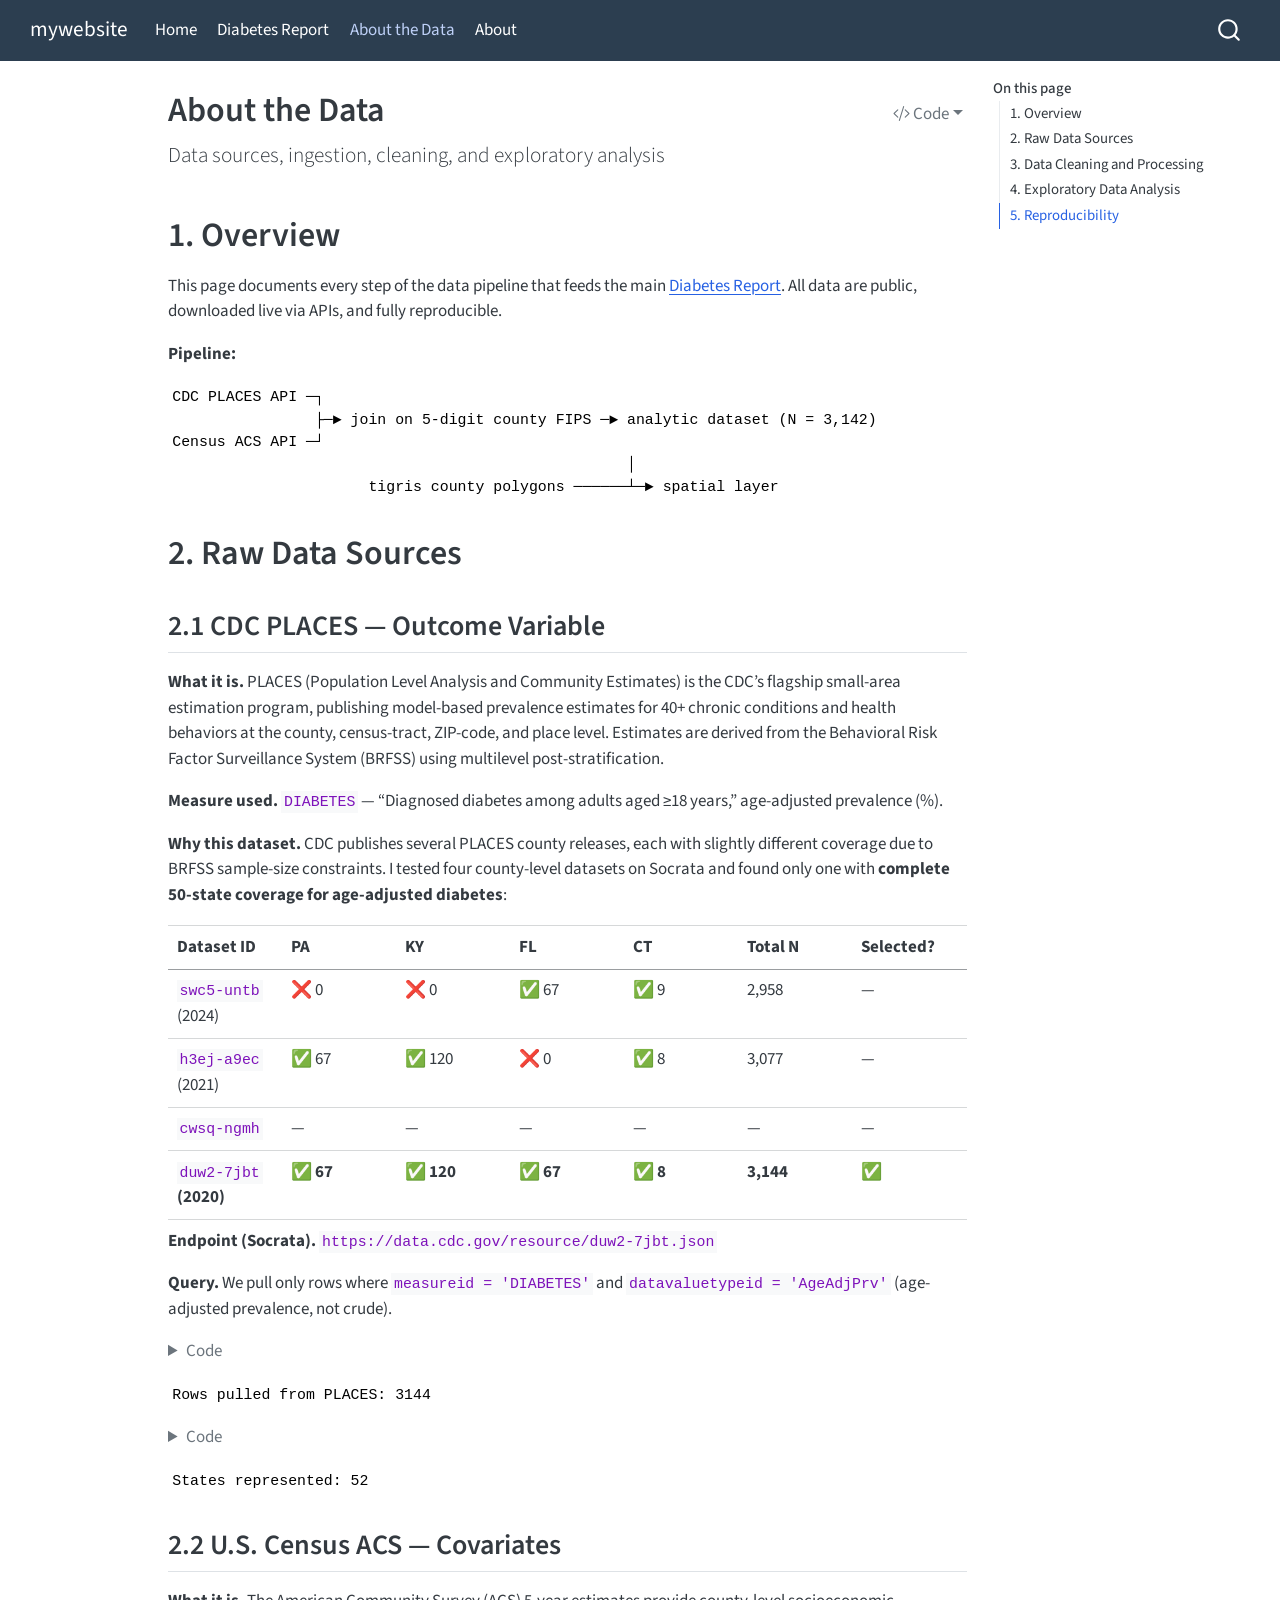
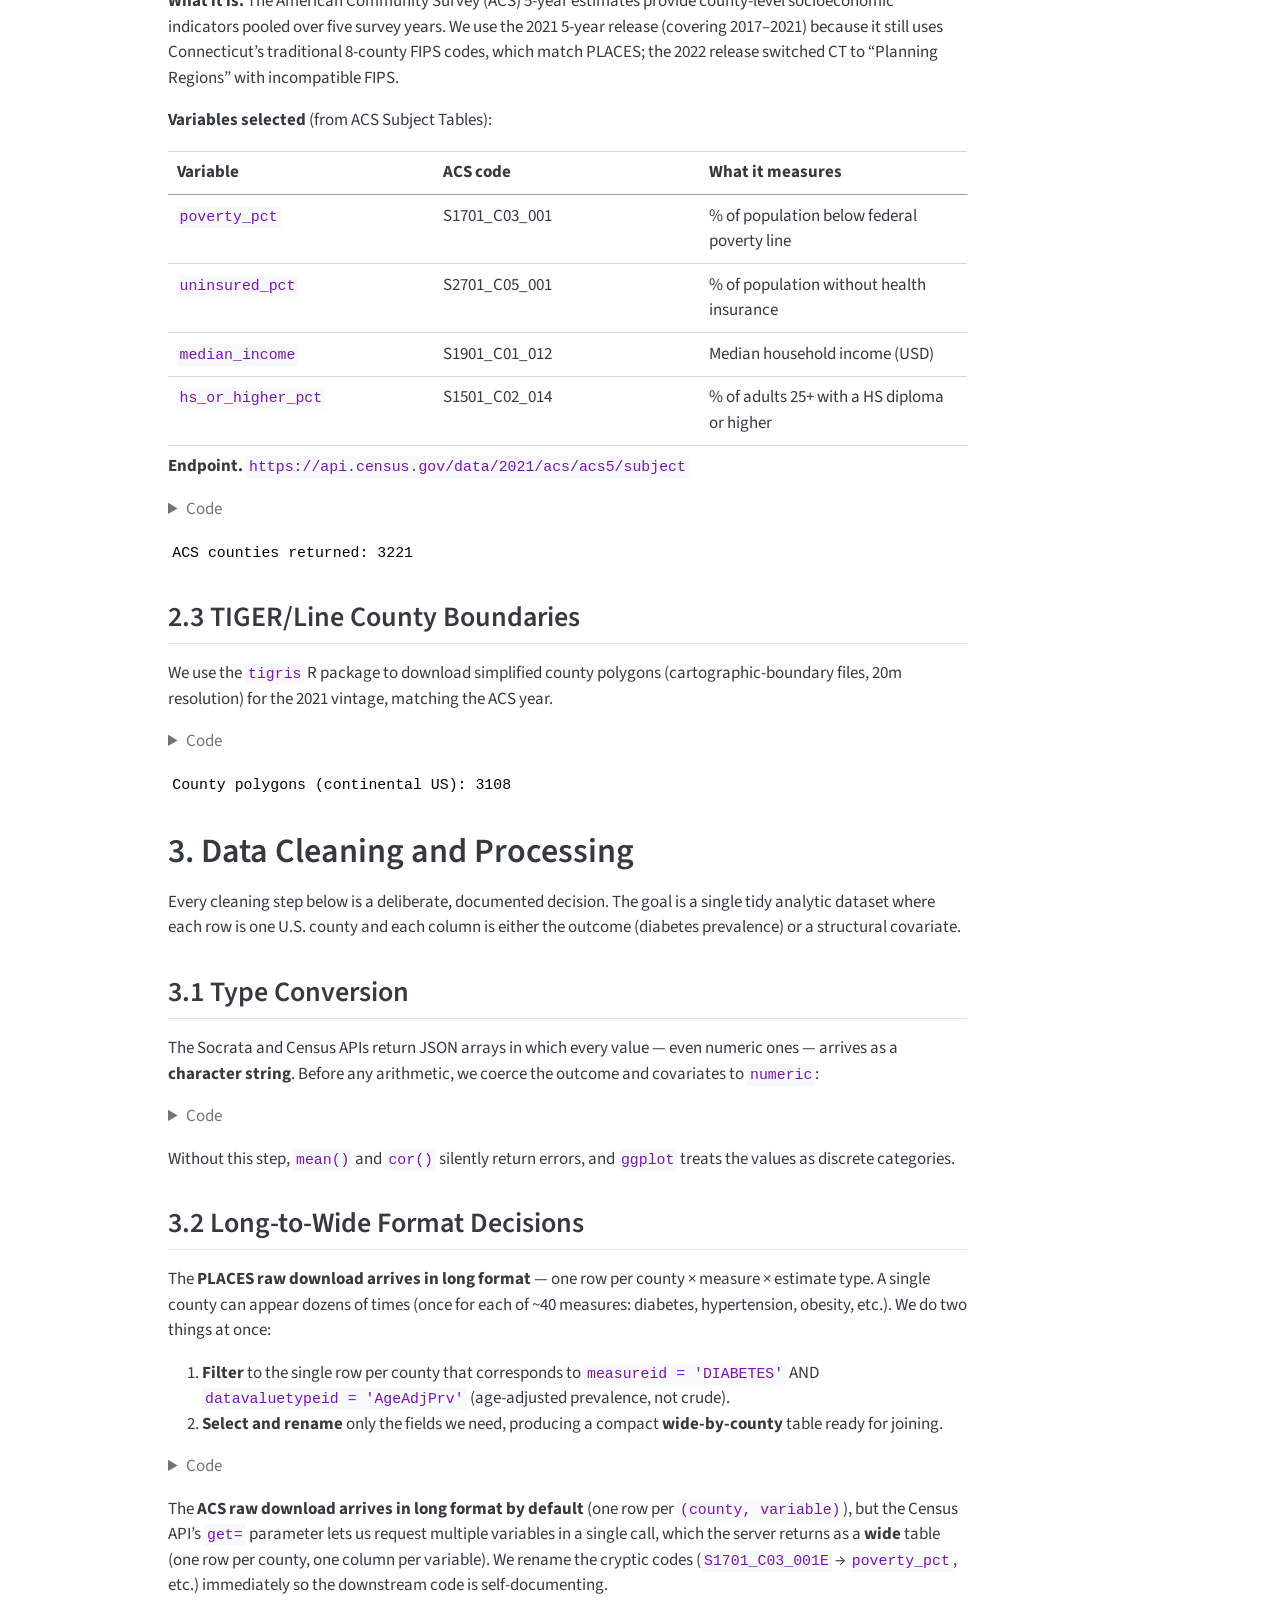
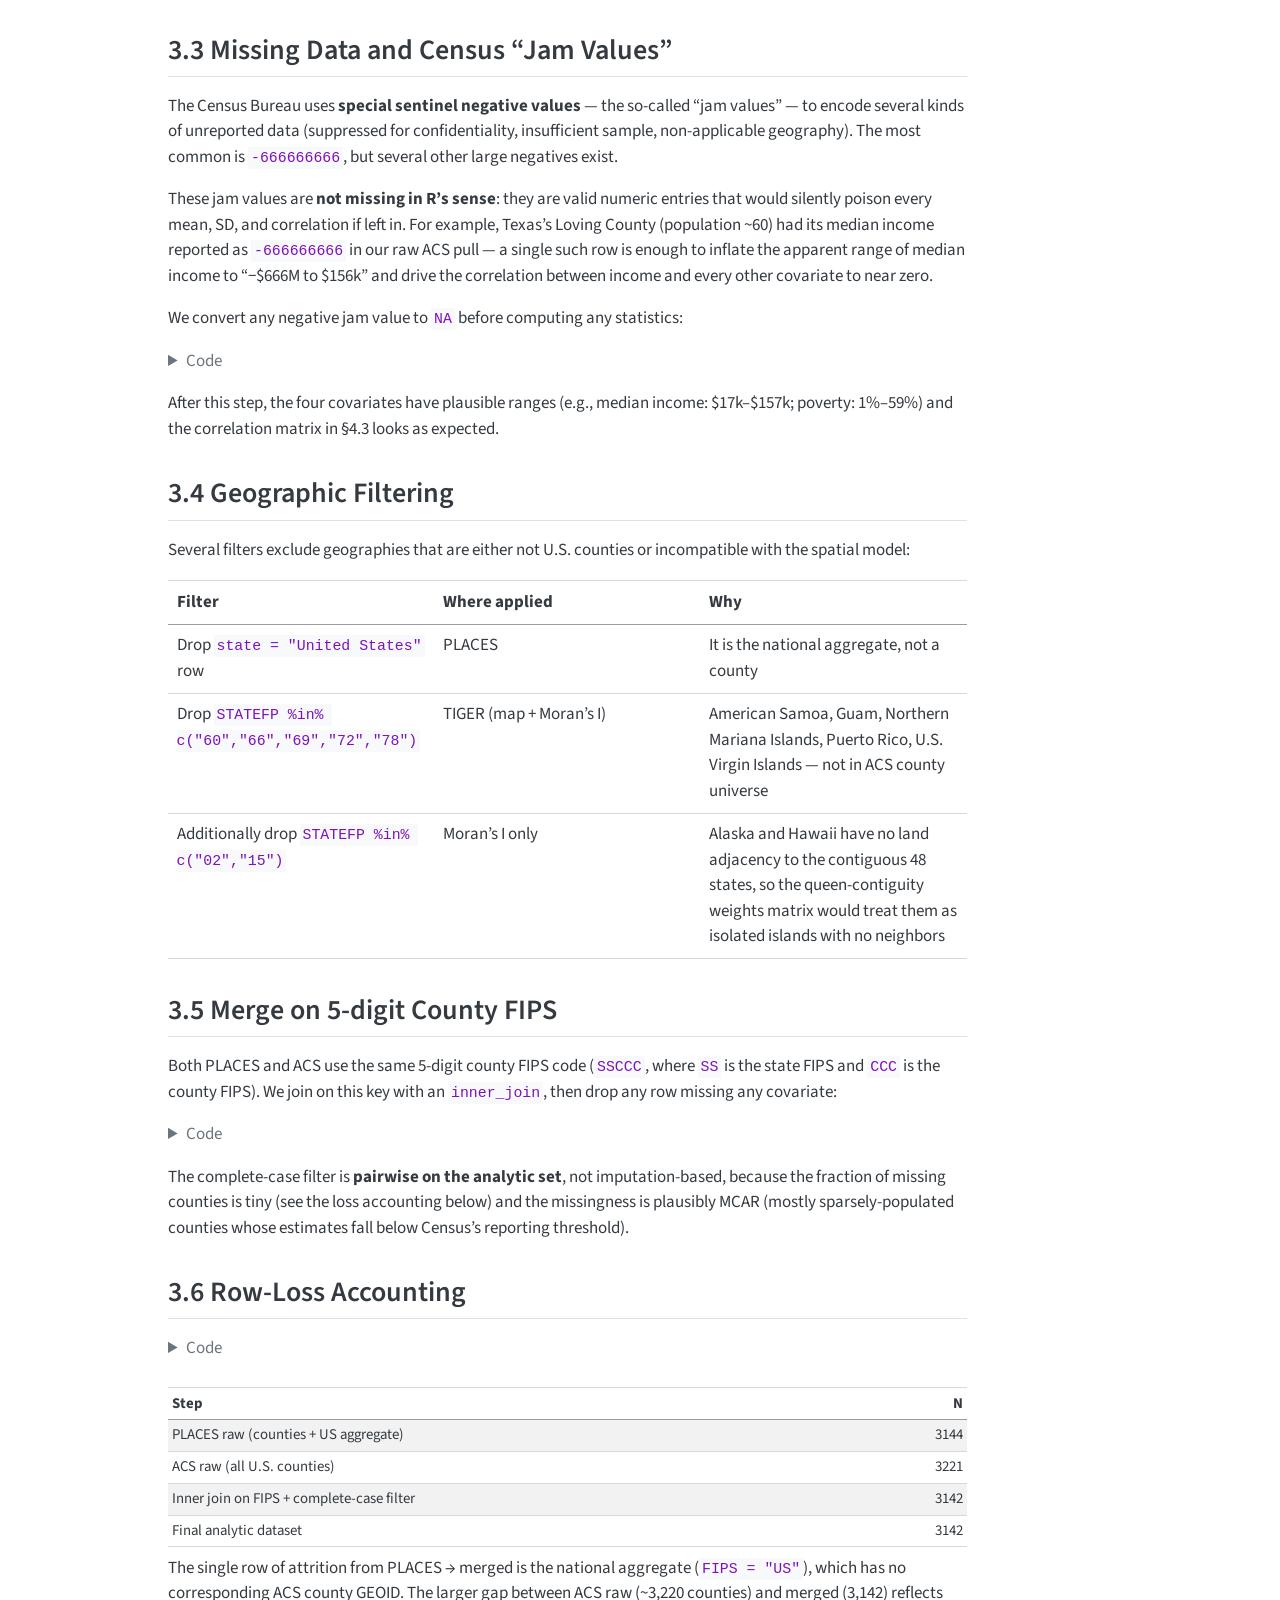
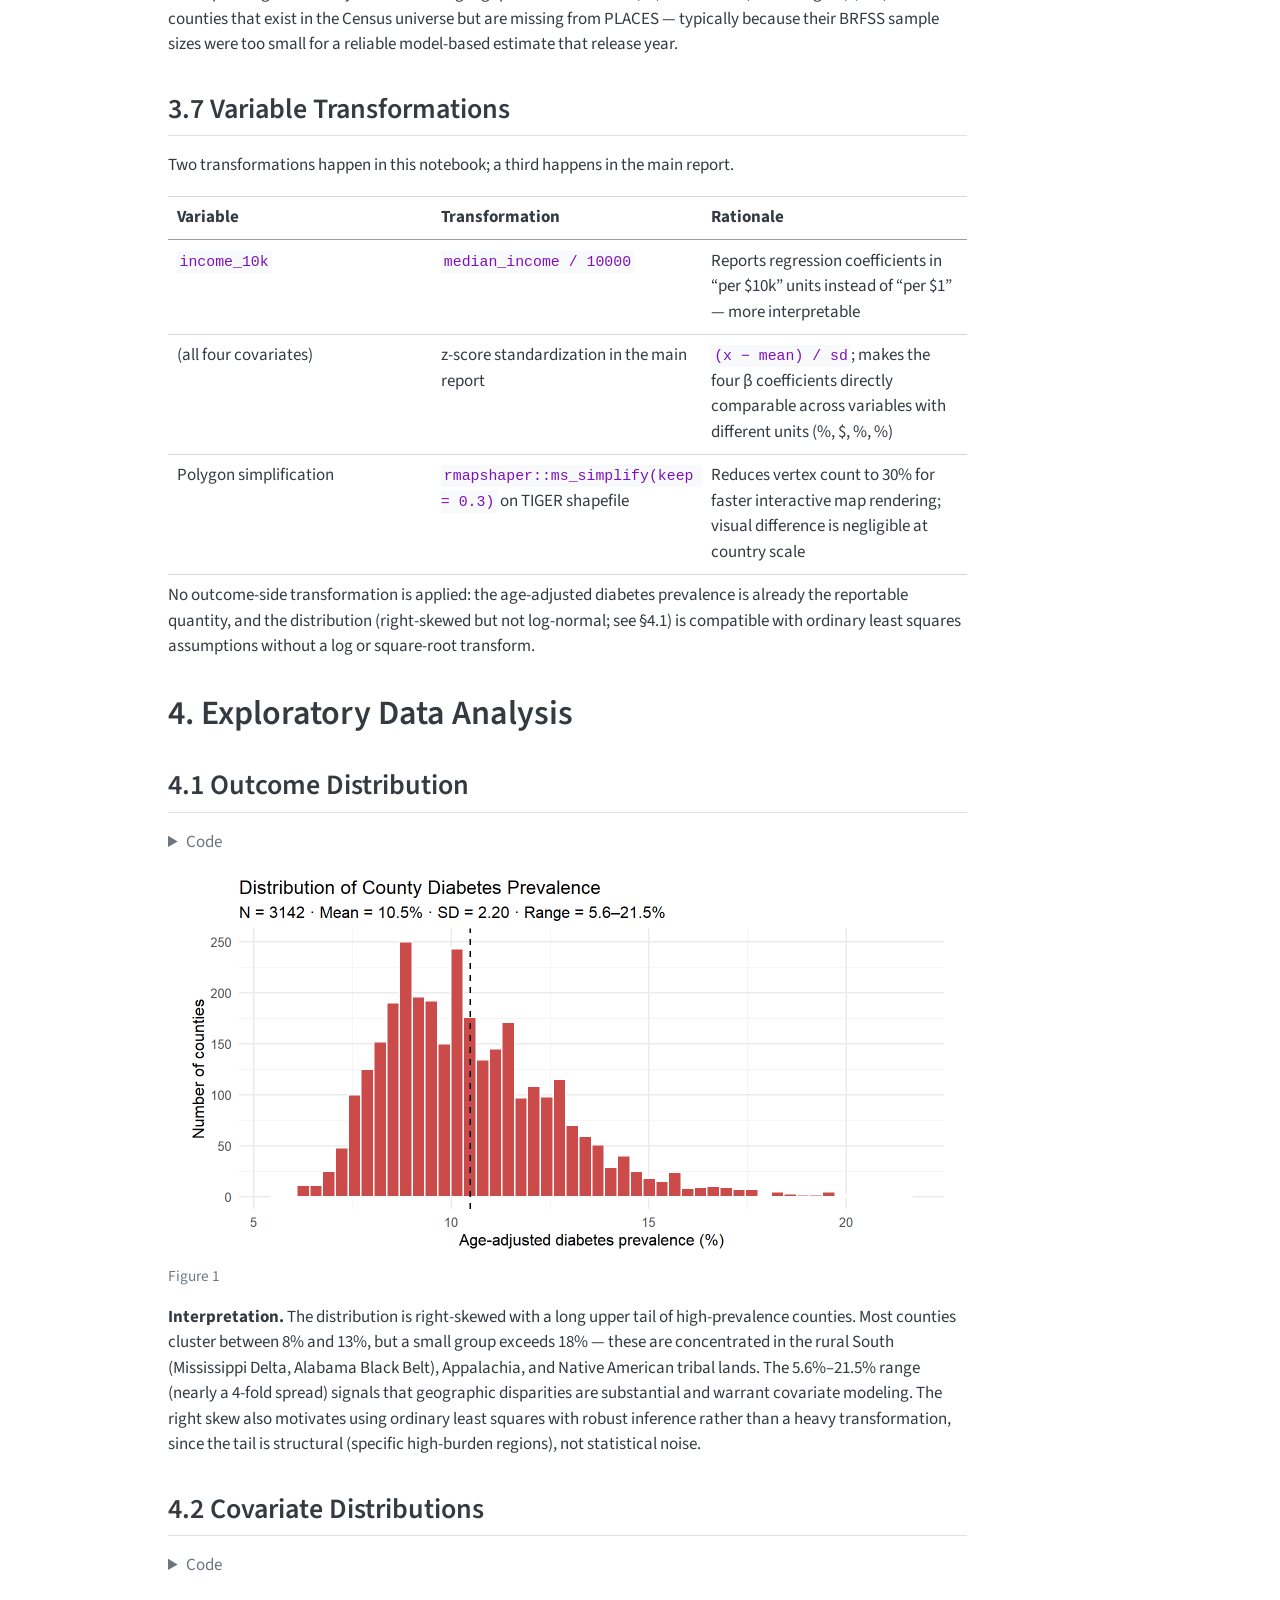
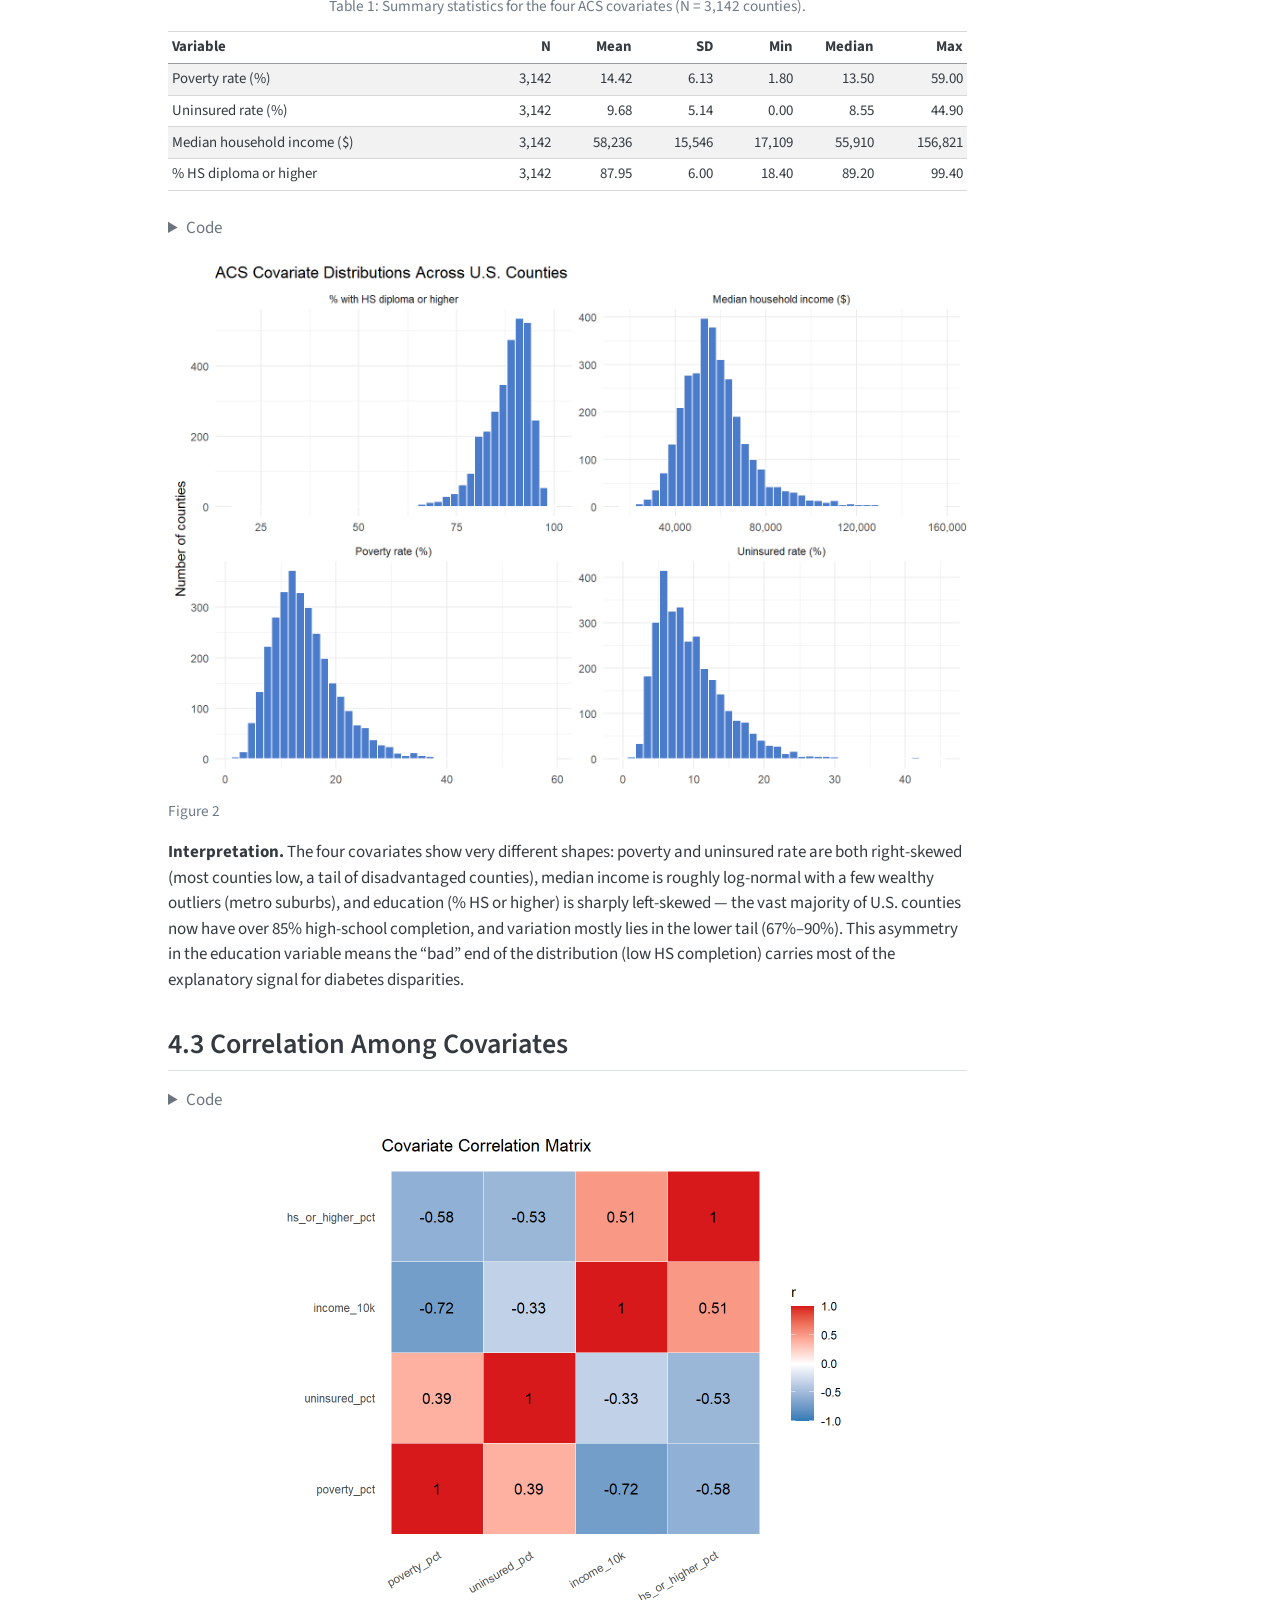
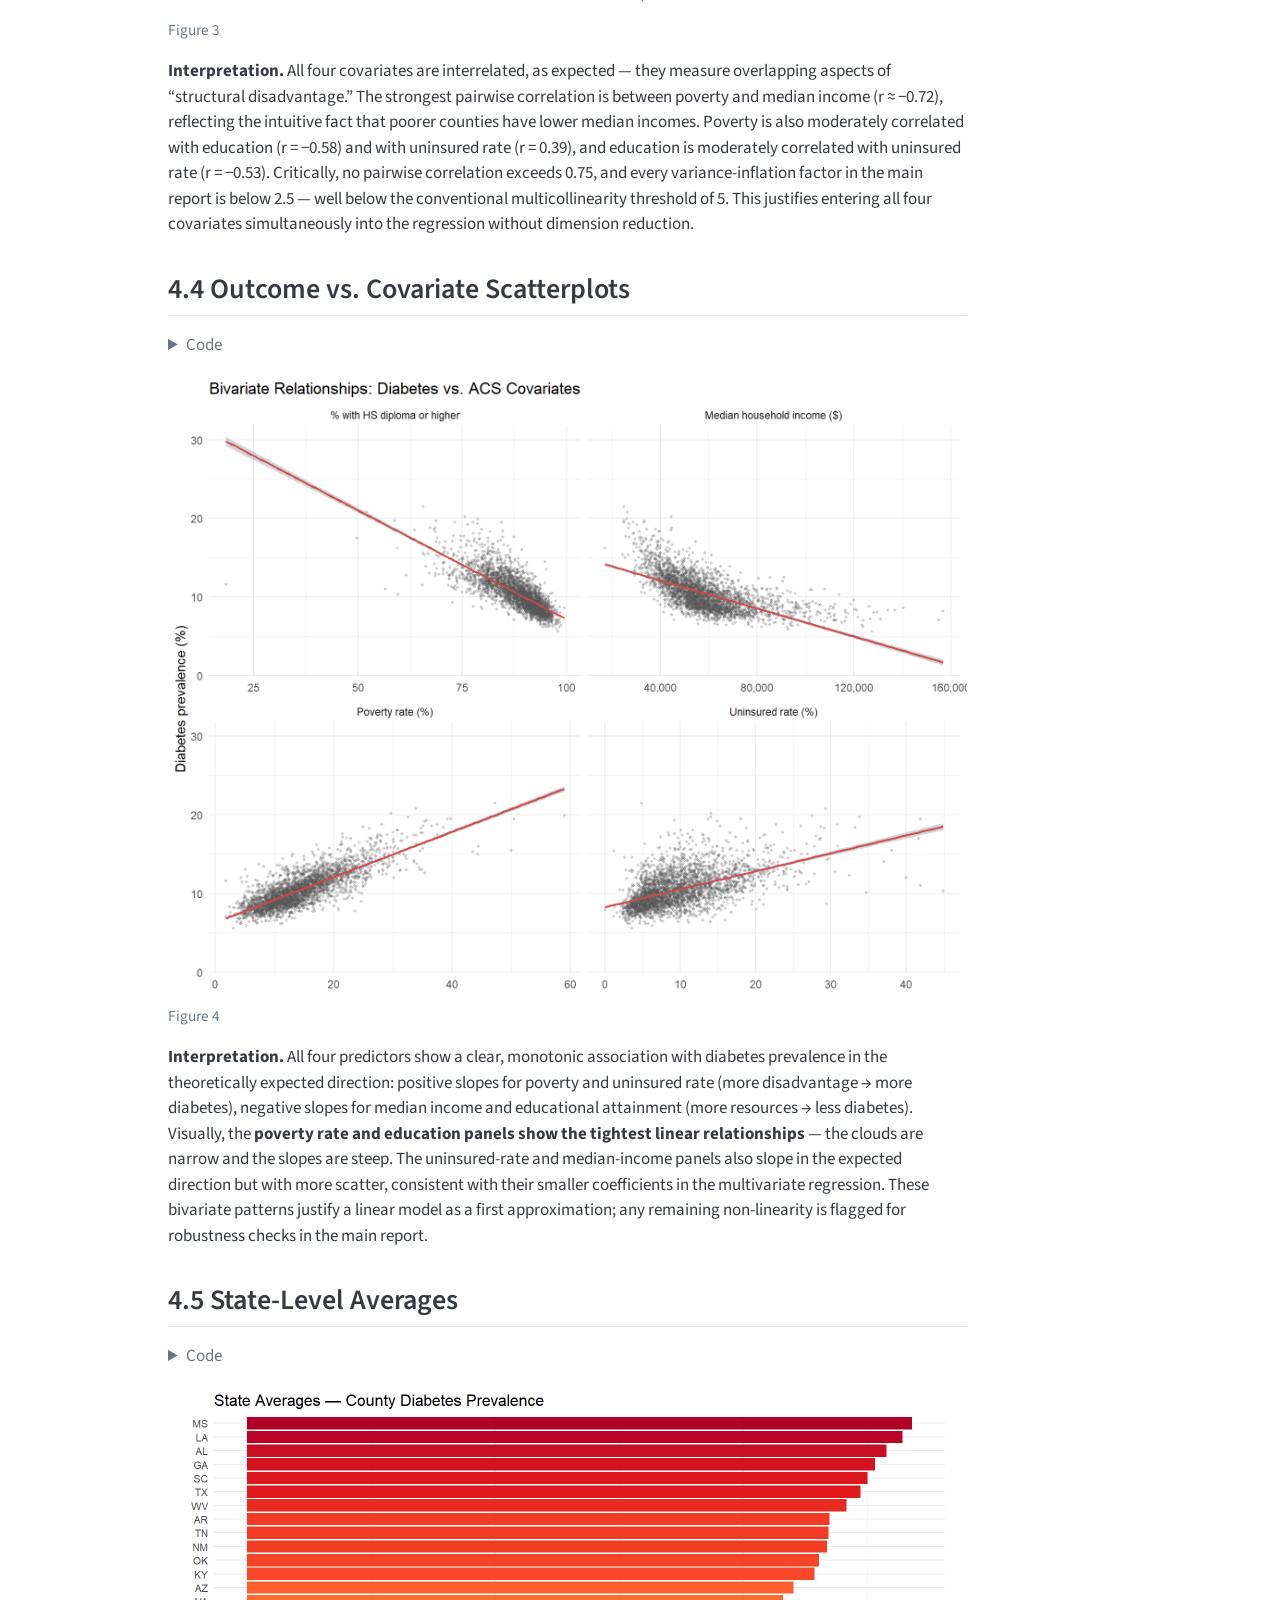
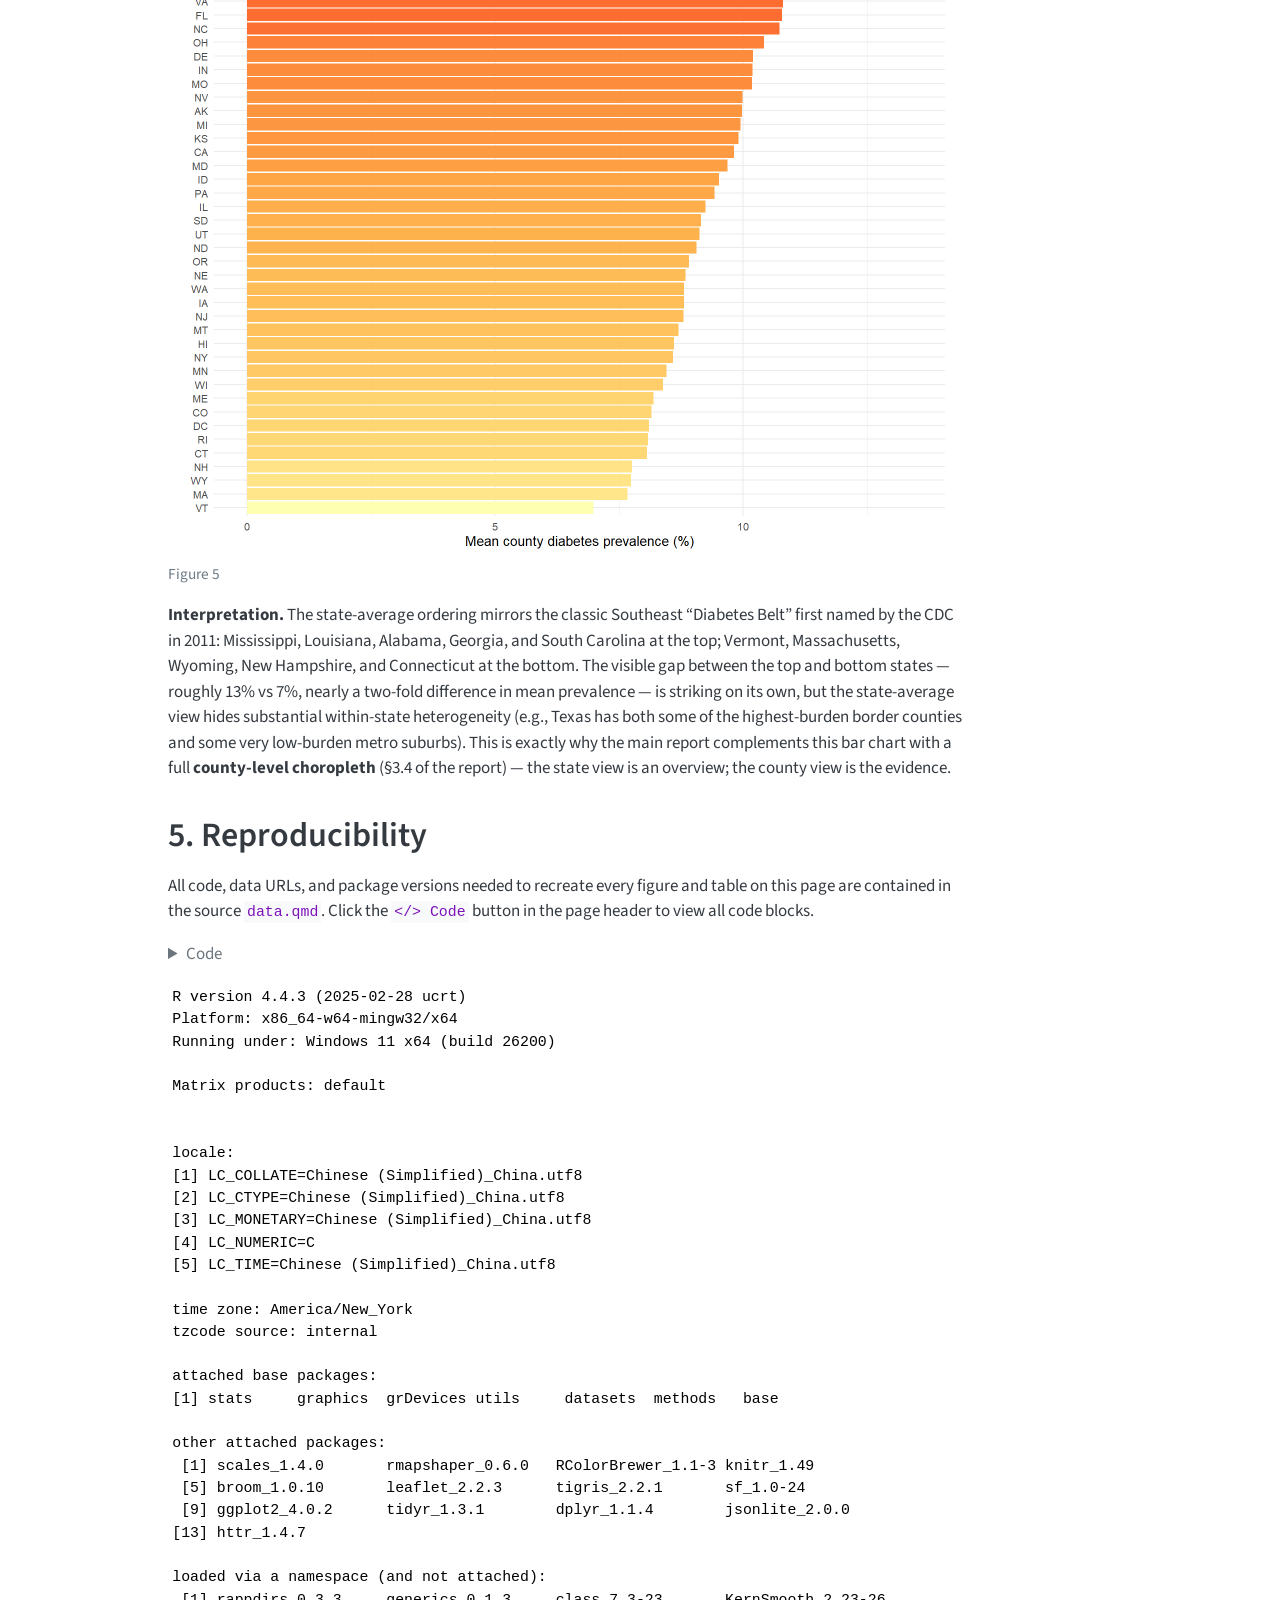
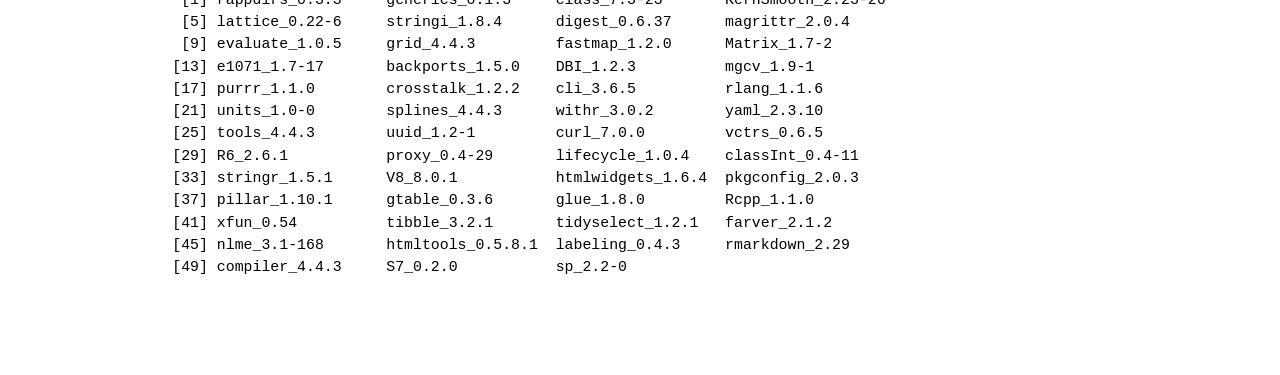
<file: docs/data.html>
<!DOCTYPE html>
<html xmlns="http://www.w3.org/1999/xhtml" lang="en" xml:lang="en"><head>

<meta charset="utf-8">
<meta name="generator" content="quarto-1.7.32">

<meta name="viewport" content="width=device-width, initial-scale=1.0, user-scalable=yes">


<title>About the Data – mywebsite</title>
<style>
code{white-space: pre-wrap;}
span.smallcaps{font-variant: small-caps;}
div.columns{display: flex; gap: min(4vw, 1.5em);}
div.column{flex: auto; overflow-x: auto;}
div.hanging-indent{margin-left: 1.5em; text-indent: -1.5em;}
ul.task-list{list-style: none;}
ul.task-list li input[type="checkbox"] {
  width: 0.8em;
  margin: 0 0.8em 0.2em -1em; /* quarto-specific, see https://github.com/quarto-dev/quarto-cli/issues/4556 */ 
  vertical-align: middle;
}
/* CSS for syntax highlighting */
html { -webkit-text-size-adjust: 100%; }
pre > code.sourceCode { white-space: pre; position: relative; }
pre > code.sourceCode > span { display: inline-block; line-height: 1.25; }
pre > code.sourceCode > span:empty { height: 1.2em; }
.sourceCode { overflow: visible; }
code.sourceCode > span { color: inherit; text-decoration: inherit; }
div.sourceCode { margin: 1em 0; }
pre.sourceCode { margin: 0; }
@media screen {
div.sourceCode { overflow: auto; }
}
@media print {
pre > code.sourceCode { white-space: pre-wrap; }
pre > code.sourceCode > span { text-indent: -5em; padding-left: 5em; }
}
pre.numberSource code
  { counter-reset: source-line 0; }
pre.numberSource code > span
  { position: relative; left: -4em; counter-increment: source-line; }
pre.numberSource code > span > a:first-child::before
  { content: counter(source-line);
    position: relative; left: -1em; text-align: right; vertical-align: baseline;
    border: none; display: inline-block;
    -webkit-touch-callout: none; -webkit-user-select: none;
    -khtml-user-select: none; -moz-user-select: none;
    -ms-user-select: none; user-select: none;
    padding: 0 4px; width: 4em;
  }
pre.numberSource { margin-left: 3em;  padding-left: 4px; }
div.sourceCode
  {   }
@media screen {
pre > code.sourceCode > span > a:first-child::before { text-decoration: underline; }
}
</style>


<script src="site_libs/quarto-nav/quarto-nav.js"></script>
<script src="site_libs/quarto-nav/headroom.min.js"></script>
<script src="site_libs/clipboard/clipboard.min.js"></script>
<script src="site_libs/quarto-search/autocomplete.umd.js"></script>
<script src="site_libs/quarto-search/fuse.min.js"></script>
<script src="site_libs/quarto-search/quarto-search.js"></script>
<meta name="quarto:offset" content="./">
<script src="site_libs/quarto-html/quarto.js" type="module"></script>
<script src="site_libs/quarto-html/tabsets/tabsets.js" type="module"></script>
<script src="site_libs/quarto-html/popper.min.js"></script>
<script src="site_libs/quarto-html/tippy.umd.min.js"></script>
<script src="site_libs/quarto-html/anchor.min.js"></script>
<link href="site_libs/quarto-html/tippy.css" rel="stylesheet">
<link href="site_libs/quarto-html/quarto-syntax-highlighting-37eea08aefeeee20ff55810ff984fec1.css" rel="stylesheet" id="quarto-text-highlighting-styles">
<script src="site_libs/bootstrap/bootstrap.min.js"></script>
<link href="site_libs/bootstrap/bootstrap-icons.css" rel="stylesheet">
<link href="site_libs/bootstrap/bootstrap-a0576741af74fcd0c69f39a6afeeb8fe.min.css" rel="stylesheet" append-hash="true" id="quarto-bootstrap" data-mode="light">
<script id="quarto-search-options" type="application/json">{
  "location": "navbar",
  "copy-button": false,
  "collapse-after": 3,
  "panel-placement": "end",
  "type": "overlay",
  "limit": 50,
  "keyboard-shortcut": [
    "f",
    "/",
    "s"
  ],
  "show-item-context": false,
  "language": {
    "search-no-results-text": "No results",
    "search-matching-documents-text": "matching documents",
    "search-copy-link-title": "Copy link to search",
    "search-hide-matches-text": "Hide additional matches",
    "search-more-match-text": "more match in this document",
    "search-more-matches-text": "more matches in this document",
    "search-clear-button-title": "Clear",
    "search-text-placeholder": "",
    "search-detached-cancel-button-title": "Cancel",
    "search-submit-button-title": "Submit",
    "search-label": "Search"
  }
}</script>


<link rel="stylesheet" href="styles.css">
</head>

<body class="nav-fixed quarto-light">

<div id="quarto-search-results"></div>
  <header id="quarto-header" class="headroom fixed-top">
    <nav class="navbar navbar-expand-lg " data-bs-theme="dark">
      <div class="navbar-container container-fluid">
      <div class="navbar-brand-container mx-auto">
    <a class="navbar-brand" href="./index.html">
    <span class="navbar-title">mywebsite</span>
    </a>
  </div>
            <div id="quarto-search" class="" title="Search"></div>
          <button class="navbar-toggler" type="button" data-bs-toggle="collapse" data-bs-target="#navbarCollapse" aria-controls="navbarCollapse" role="menu" aria-expanded="false" aria-label="Toggle navigation" onclick="if (window.quartoToggleHeadroom) { window.quartoToggleHeadroom(); }">
  <span class="navbar-toggler-icon"></span>
</button>
          <div class="collapse navbar-collapse" id="navbarCollapse">
            <ul class="navbar-nav navbar-nav-scroll me-auto">
  <li class="nav-item">
    <a class="nav-link" href="./index.html"> 
<span class="menu-text">Home</span></a>
  </li>  
  <li class="nav-item">
    <a class="nav-link" href="./diabetes.html"> 
<span class="menu-text">Diabetes Report</span></a>
  </li>  
  <li class="nav-item">
    <a class="nav-link active" href="./data.html" aria-current="page"> 
<span class="menu-text">About the Data</span></a>
  </li>  
  <li class="nav-item">
    <a class="nav-link" href="./about.html"> 
<span class="menu-text">About</span></a>
  </li>  
</ul>
          </div> <!-- /navcollapse -->
            <div class="quarto-navbar-tools">
</div>
      </div> <!-- /container-fluid -->
    </nav>
</header>
<!-- content -->
<div id="quarto-content" class="quarto-container page-columns page-rows-contents page-layout-article page-navbar">
<!-- sidebar -->
<!-- margin-sidebar -->
    <div id="quarto-margin-sidebar" class="sidebar margin-sidebar">
        <nav id="TOC" role="doc-toc" class="toc-active">
    <h2 id="toc-title">On this page</h2>
   
  <ul>
  <li><a href="#overview" id="toc-overview" class="nav-link active" data-scroll-target="#overview">1. Overview</a></li>
  <li><a href="#raw-data-sources" id="toc-raw-data-sources" class="nav-link" data-scroll-target="#raw-data-sources">2. Raw Data Sources</a>
  <ul class="collapse">
  <li><a href="#cdc-places-outcome-variable" id="toc-cdc-places-outcome-variable" class="nav-link" data-scroll-target="#cdc-places-outcome-variable">2.1 CDC PLACES — Outcome Variable</a></li>
  <li><a href="#u.s.-census-acs-covariates" id="toc-u.s.-census-acs-covariates" class="nav-link" data-scroll-target="#u.s.-census-acs-covariates">2.2 U.S. Census ACS — Covariates</a></li>
  <li><a href="#tigerline-county-boundaries" id="toc-tigerline-county-boundaries" class="nav-link" data-scroll-target="#tigerline-county-boundaries">2.3 TIGER/Line County Boundaries</a></li>
  </ul></li>
  <li><a href="#data-cleaning-and-processing" id="toc-data-cleaning-and-processing" class="nav-link" data-scroll-target="#data-cleaning-and-processing">3. Data Cleaning and Processing</a>
  <ul class="collapse">
  <li><a href="#type-conversion" id="toc-type-conversion" class="nav-link" data-scroll-target="#type-conversion">3.1 Type Conversion</a></li>
  <li><a href="#long-to-wide-format-decisions" id="toc-long-to-wide-format-decisions" class="nav-link" data-scroll-target="#long-to-wide-format-decisions">3.2 Long-to-Wide Format Decisions</a></li>
  <li><a href="#missing-data-and-census-jam-values" id="toc-missing-data-and-census-jam-values" class="nav-link" data-scroll-target="#missing-data-and-census-jam-values">3.3 Missing Data and Census “Jam Values”</a></li>
  <li><a href="#geographic-filtering" id="toc-geographic-filtering" class="nav-link" data-scroll-target="#geographic-filtering">3.4 Geographic Filtering</a></li>
  <li><a href="#merge-on-5-digit-county-fips" id="toc-merge-on-5-digit-county-fips" class="nav-link" data-scroll-target="#merge-on-5-digit-county-fips">3.5 Merge on 5-digit County FIPS</a></li>
  <li><a href="#row-loss-accounting" id="toc-row-loss-accounting" class="nav-link" data-scroll-target="#row-loss-accounting">3.6 Row-Loss Accounting</a></li>
  <li><a href="#variable-transformations" id="toc-variable-transformations" class="nav-link" data-scroll-target="#variable-transformations">3.7 Variable Transformations</a></li>
  </ul></li>
  <li><a href="#exploratory-data-analysis" id="toc-exploratory-data-analysis" class="nav-link" data-scroll-target="#exploratory-data-analysis">4. Exploratory Data Analysis</a>
  <ul class="collapse">
  <li><a href="#outcome-distribution" id="toc-outcome-distribution" class="nav-link" data-scroll-target="#outcome-distribution">4.1 Outcome Distribution</a></li>
  <li><a href="#covariate-distributions" id="toc-covariate-distributions" class="nav-link" data-scroll-target="#covariate-distributions">4.2 Covariate Distributions</a></li>
  <li><a href="#correlation-among-covariates" id="toc-correlation-among-covariates" class="nav-link" data-scroll-target="#correlation-among-covariates">4.3 Correlation Among Covariates</a></li>
  <li><a href="#outcome-vs.-covariate-scatterplots" id="toc-outcome-vs.-covariate-scatterplots" class="nav-link" data-scroll-target="#outcome-vs.-covariate-scatterplots">4.4 Outcome vs.&nbsp;Covariate Scatterplots</a></li>
  <li><a href="#state-level-averages" id="toc-state-level-averages" class="nav-link" data-scroll-target="#state-level-averages">4.5 State-Level Averages</a></li>
  </ul></li>
  <li><a href="#reproducibility" id="toc-reproducibility" class="nav-link" data-scroll-target="#reproducibility">5. Reproducibility</a></li>
  </ul>
</nav>
    </div>
<!-- main -->
<main class="content" id="quarto-document-content">

<header id="title-block-header" class="quarto-title-block default">
<div class="quarto-title">
<div class="quarto-title-block"><div><h1 class="title">About the Data</h1><button type="button" class="btn code-tools-button dropdown-toggle" id="quarto-code-tools-menu" data-bs-toggle="dropdown" aria-expanded="false"><i class="bi"></i> Code</button><ul class="dropdown-menu dropdown-menu-end" aria-labelelledby="quarto-code-tools-menu"><li><a id="quarto-show-all-code" class="dropdown-item" href="javascript:void(0)" role="button">Show All Code</a></li><li><a id="quarto-hide-all-code" class="dropdown-item" href="javascript:void(0)" role="button">Hide All Code</a></li><li><hr class="dropdown-divider"></li><li><a id="quarto-view-source" class="dropdown-item" href="javascript:void(0)" role="button">View Source</a></li></ul></div></div>
<p class="subtitle lead">Data sources, ingestion, cleaning, and exploratory analysis</p>
</div>



<div class="quarto-title-meta">

    
  
    
  </div>
  


</header>


<section id="overview" class="level1">
<h1>1. Overview</h1>
<p>This page documents every step of the data pipeline that feeds the main <a href="./diabetes.html">Diabetes Report</a>. All data are public, downloaded live via APIs, and fully reproducible.</p>
<p><strong>Pipeline:</strong></p>
<pre><code>CDC PLACES API ─┐
                ├─► join on 5-digit county FIPS ─► analytic dataset (N = 3,142)
Census ACS API ─┘
                                                   │
                      tigris county polygons ──────┴─► spatial layer</code></pre>
</section>
<section id="raw-data-sources" class="level1">
<h1>2. Raw Data Sources</h1>
<section id="cdc-places-outcome-variable" class="level2">
<h2 class="anchored" data-anchor-id="cdc-places-outcome-variable">2.1 CDC PLACES — Outcome Variable</h2>
<p><strong>What it is.</strong> PLACES (Population Level Analysis and Community Estimates) is the CDC’s flagship small-area estimation program, publishing model-based prevalence estimates for 40+ chronic conditions and health behaviors at the county, census-tract, ZIP-code, and place level. Estimates are derived from the Behavioral Risk Factor Surveillance System (BRFSS) using multilevel post-stratification.</p>
<p><strong>Measure used.</strong> <code>DIABETES</code> — “Diagnosed diabetes among adults aged ≥18 years,” age-adjusted prevalence (%).</p>
<p><strong>Why this dataset.</strong> CDC publishes several PLACES county releases, each with slightly different coverage due to BRFSS sample-size constraints. I tested four county-level datasets on Socrata and found only one with <strong>complete 50-state coverage for age-adjusted diabetes</strong>:</p>
<table class="caption-top table">
<colgroup>
<col style="width: 14%">
<col style="width: 14%">
<col style="width: 14%">
<col style="width: 14%">
<col style="width: 14%">
<col style="width: 14%">
<col style="width: 14%">
</colgroup>
<thead>
<tr class="header">
<th>Dataset ID</th>
<th>PA</th>
<th>KY</th>
<th>FL</th>
<th>CT</th>
<th>Total N</th>
<th>Selected?</th>
</tr>
</thead>
<tbody>
<tr class="odd">
<td><code>swc5-untb</code> (2024)</td>
<td>❌ 0</td>
<td>❌ 0</td>
<td>✅ 67</td>
<td>✅ 9</td>
<td>2,958</td>
<td>—</td>
</tr>
<tr class="even">
<td><code>h3ej-a9ec</code> (2021)</td>
<td>✅ 67</td>
<td>✅ 120</td>
<td>❌ 0</td>
<td>✅ 8</td>
<td>3,077</td>
<td>—</td>
</tr>
<tr class="odd">
<td><code>cwsq-ngmh</code></td>
<td>—</td>
<td>—</td>
<td>—</td>
<td>—</td>
<td>—</td>
<td>—</td>
</tr>
<tr class="even">
<td><strong><code>duw2-7jbt</code> (2020)</strong></td>
<td><strong>✅ 67</strong></td>
<td><strong>✅ 120</strong></td>
<td><strong>✅ 67</strong></td>
<td><strong>✅ 8</strong></td>
<td><strong>3,144</strong></td>
<td><strong>✅</strong></td>
</tr>
</tbody>
</table>
<p><strong>Endpoint (Socrata).</strong> <code>https://data.cdc.gov/resource/duw2-7jbt.json</code></p>
<p><strong>Query.</strong> We pull only rows where <code>measureid = 'DIABETES'</code> and <code>datavaluetypeid = 'AgeAdjPrv'</code> (age-adjusted prevalence, not crude).</p>
<div class="cell">
<details class="code-fold">
<summary>Code</summary>
<div class="sourceCode cell-code" id="cb2"><pre class="sourceCode r code-with-copy"><code class="sourceCode r"><span id="cb2-1"><a href="#cb2-1" aria-hidden="true" tabindex="-1"></a>soql <span class="ot">&lt;-</span> <span class="st">"SELECT statedesc, stateabbr, locationname, locationid, data_value WHERE measureid='DIABETES' AND datavaluetypeid='AgeAdjPrv' LIMIT 50000"</span></span>
<span id="cb2-2"><a href="#cb2-2" aria-hidden="true" tabindex="-1"></a>url  <span class="ot">&lt;-</span> <span class="fu">paste0</span>(<span class="st">"https://data.cdc.gov/resource/duw2-7jbt.json?$query="</span>,</span>
<span id="cb2-3"><a href="#cb2-3" aria-hidden="true" tabindex="-1"></a>               <span class="fu">URLencode</span>(soql, <span class="at">reserved =</span> <span class="cn">TRUE</span>))</span>
<span id="cb2-4"><a href="#cb2-4" aria-hidden="true" tabindex="-1"></a></span>
<span id="cb2-5"><a href="#cb2-5" aria-hidden="true" tabindex="-1"></a>places_raw <span class="ot">&lt;-</span> <span class="fu">fromJSON</span>(url)</span>
<span id="cb2-6"><a href="#cb2-6" aria-hidden="true" tabindex="-1"></a>places <span class="ot">&lt;-</span> places_raw <span class="sc">|&gt;</span></span>
<span id="cb2-7"><a href="#cb2-7" aria-hidden="true" tabindex="-1"></a>  <span class="fu">transmute</span>(<span class="at">state =</span> statedesc, <span class="at">state_abbr =</span> stateabbr,</span>
<span id="cb2-8"><a href="#cb2-8" aria-hidden="true" tabindex="-1"></a>            <span class="at">county =</span> locationname, <span class="at">fips =</span> locationid,</span>
<span id="cb2-9"><a href="#cb2-9" aria-hidden="true" tabindex="-1"></a>            <span class="at">diabetes =</span> <span class="fu">as.numeric</span>(data_value)) <span class="sc">|&gt;</span></span>
<span id="cb2-10"><a href="#cb2-10" aria-hidden="true" tabindex="-1"></a>  <span class="fu">filter</span>(<span class="sc">!</span><span class="fu">is.na</span>(diabetes))</span>
<span id="cb2-11"><a href="#cb2-11" aria-hidden="true" tabindex="-1"></a></span>
<span id="cb2-12"><a href="#cb2-12" aria-hidden="true" tabindex="-1"></a><span class="fu">cat</span>(<span class="st">"Rows pulled from PLACES:"</span>, <span class="fu">nrow</span>(places), <span class="st">"</span><span class="sc">\n</span><span class="st">"</span>)</span></code><button title="Copy to Clipboard" class="code-copy-button"><i class="bi"></i></button></pre></div>
</details>
<div class="cell-output cell-output-stdout">
<pre><code>Rows pulled from PLACES: 3144 </code></pre>
</div>
<details class="code-fold">
<summary>Code</summary>
<div class="sourceCode cell-code" id="cb4"><pre class="sourceCode r code-with-copy"><code class="sourceCode r"><span id="cb4-1"><a href="#cb4-1" aria-hidden="true" tabindex="-1"></a><span class="fu">cat</span>(<span class="st">"States represented:"</span>, <span class="fu">length</span>(<span class="fu">unique</span>(places<span class="sc">$</span>state_abbr)), <span class="st">"</span><span class="sc">\n</span><span class="st">"</span>)</span></code><button title="Copy to Clipboard" class="code-copy-button"><i class="bi"></i></button></pre></div>
</details>
<div class="cell-output cell-output-stdout">
<pre><code>States represented: 52 </code></pre>
</div>
</div>
</section>
<section id="u.s.-census-acs-covariates" class="level2">
<h2 class="anchored" data-anchor-id="u.s.-census-acs-covariates">2.2 U.S. Census ACS — Covariates</h2>
<p><strong>What it is.</strong> The American Community Survey (ACS) 5-year estimates provide county-level socioeconomic indicators pooled over five survey years. We use the 2021 5-year release (covering 2017–2021) because it still uses Connecticut’s traditional 8-county FIPS codes, which match PLACES; the 2022 release switched CT to “Planning Regions” with incompatible FIPS.</p>
<p><strong>Variables selected</strong> (from ACS Subject Tables):</p>
<table class="caption-top table">
<colgroup>
<col style="width: 33%">
<col style="width: 33%">
<col style="width: 33%">
</colgroup>
<thead>
<tr class="header">
<th>Variable</th>
<th>ACS code</th>
<th>What it measures</th>
</tr>
</thead>
<tbody>
<tr class="odd">
<td><code>poverty_pct</code></td>
<td>S1701_C03_001</td>
<td>% of population below federal poverty line</td>
</tr>
<tr class="even">
<td><code>uninsured_pct</code></td>
<td>S2701_C05_001</td>
<td>% of population without health insurance</td>
</tr>
<tr class="odd">
<td><code>median_income</code></td>
<td>S1901_C01_012</td>
<td>Median household income (USD)</td>
</tr>
<tr class="even">
<td><code>hs_or_higher_pct</code></td>
<td>S1501_C02_014</td>
<td>% of adults 25+ with a HS diploma or higher</td>
</tr>
</tbody>
</table>
<p><strong>Endpoint.</strong> <code>https://api.census.gov/data/2021/acs/acs5/subject</code></p>
<div class="cell">
<details class="code-fold">
<summary>Code</summary>
<div class="sourceCode cell-code" id="cb6"><pre class="sourceCode r code-with-copy"><code class="sourceCode r"><span id="cb6-1"><a href="#cb6-1" aria-hidden="true" tabindex="-1"></a>base <span class="ot">&lt;-</span> <span class="st">"https://api.census.gov/data/2021/acs/acs5/subject"</span></span>
<span id="cb6-2"><a href="#cb6-2" aria-hidden="true" tabindex="-1"></a>vars <span class="ot">&lt;-</span> <span class="st">"S1701_C03_001E,S2701_C05_001E,S1901_C01_012E,S1501_C02_014E"</span></span>
<span id="cb6-3"><a href="#cb6-3" aria-hidden="true" tabindex="-1"></a>resp <span class="ot">&lt;-</span> <span class="fu">GET</span>(base, <span class="at">query =</span> <span class="fu">list</span>(<span class="at">get =</span> <span class="fu">paste0</span>(<span class="st">"NAME,"</span>, vars),</span>
<span id="cb6-4"><a href="#cb6-4" aria-hidden="true" tabindex="-1"></a>                                <span class="st">`</span><span class="at">for</span><span class="st">`</span> <span class="ot">=</span> <span class="st">"county:*"</span>, <span class="st">`</span><span class="at">in</span><span class="st">`</span> <span class="ot">=</span> <span class="st">"state:*"</span>))</span>
<span id="cb6-5"><a href="#cb6-5" aria-hidden="true" tabindex="-1"></a>acs <span class="ot">&lt;-</span> <span class="fu">as.data.frame</span>(<span class="fu">fromJSON</span>(<span class="fu">rawToChar</span>(resp<span class="sc">$</span>content))[<span class="sc">-</span><span class="dv">1</span>, ],</span>
<span id="cb6-6"><a href="#cb6-6" aria-hidden="true" tabindex="-1"></a>                     <span class="at">stringsAsFactors =</span> <span class="cn">FALSE</span>)</span>
<span id="cb6-7"><a href="#cb6-7" aria-hidden="true" tabindex="-1"></a><span class="fu">names</span>(acs) <span class="ot">&lt;-</span> <span class="fu">c</span>(<span class="st">"NAME"</span>,<span class="st">"poverty_pct"</span>,<span class="st">"uninsured_pct"</span>,<span class="st">"median_income"</span>,</span>
<span id="cb6-8"><a href="#cb6-8" aria-hidden="true" tabindex="-1"></a>                <span class="st">"hs_or_higher_pct"</span>,<span class="st">"state_fips"</span>,<span class="st">"county_fips"</span>)</span>
<span id="cb6-9"><a href="#cb6-9" aria-hidden="true" tabindex="-1"></a>acs<span class="sc">$</span>GEOID <span class="ot">&lt;-</span> <span class="fu">paste0</span>(acs<span class="sc">$</span>state_fips, acs<span class="sc">$</span>county_fips)</span>
<span id="cb6-10"><a href="#cb6-10" aria-hidden="true" tabindex="-1"></a><span class="cf">for</span> (v <span class="cf">in</span> <span class="fu">c</span>(<span class="st">"poverty_pct"</span>,<span class="st">"uninsured_pct"</span>,<span class="st">"median_income"</span>,<span class="st">"hs_or_higher_pct"</span>))</span>
<span id="cb6-11"><a href="#cb6-11" aria-hidden="true" tabindex="-1"></a>  acs[[v]] <span class="ot">&lt;-</span> <span class="fu">as.numeric</span>(acs[[v]])</span>
<span id="cb6-12"><a href="#cb6-12" aria-hidden="true" tabindex="-1"></a></span>
<span id="cb6-13"><a href="#cb6-13" aria-hidden="true" tabindex="-1"></a><span class="co"># Census API uses -666666666 (and other large negatives) as "jam values" for</span></span>
<span id="cb6-14"><a href="#cb6-14" aria-hidden="true" tabindex="-1"></a><span class="co"># missing / suppressed data. Convert to NA so they don't contaminate summaries.</span></span>
<span id="cb6-15"><a href="#cb6-15" aria-hidden="true" tabindex="-1"></a><span class="cf">for</span> (v <span class="cf">in</span> <span class="fu">c</span>(<span class="st">"poverty_pct"</span>,<span class="st">"uninsured_pct"</span>,<span class="st">"median_income"</span>,<span class="st">"hs_or_higher_pct"</span>))</span>
<span id="cb6-16"><a href="#cb6-16" aria-hidden="true" tabindex="-1"></a>  acs[[v]][acs[[v]] <span class="sc">&lt;</span> <span class="dv">0</span>] <span class="ot">&lt;-</span> <span class="cn">NA</span></span>
<span id="cb6-17"><a href="#cb6-17" aria-hidden="true" tabindex="-1"></a></span>
<span id="cb6-18"><a href="#cb6-18" aria-hidden="true" tabindex="-1"></a><span class="fu">cat</span>(<span class="st">"ACS counties returned:"</span>, <span class="fu">nrow</span>(acs), <span class="st">"</span><span class="sc">\n</span><span class="st">"</span>)</span></code><button title="Copy to Clipboard" class="code-copy-button"><i class="bi"></i></button></pre></div>
</details>
<div class="cell-output cell-output-stdout">
<pre><code>ACS counties returned: 3221 </code></pre>
</div>
</div>
</section>
<section id="tigerline-county-boundaries" class="level2">
<h2 class="anchored" data-anchor-id="tigerline-county-boundaries">2.3 TIGER/Line County Boundaries</h2>
<p>We use the <code>tigris</code> R package to download simplified county polygons (cartographic-boundary files, 20m resolution) for the 2021 vintage, matching the ACS year.</p>
<div class="cell">
<details class="code-fold">
<summary>Code</summary>
<div class="sourceCode cell-code" id="cb8"><pre class="sourceCode r code-with-copy"><code class="sourceCode r"><span id="cb8-1"><a href="#cb8-1" aria-hidden="true" tabindex="-1"></a>counties_sf <span class="ot">&lt;-</span> <span class="fu">counties</span>(<span class="at">cb =</span> <span class="cn">TRUE</span>, <span class="at">resolution =</span> <span class="st">"20m"</span>, <span class="at">year =</span> <span class="dv">2021</span>) <span class="sc">|&gt;</span></span>
<span id="cb8-2"><a href="#cb8-2" aria-hidden="true" tabindex="-1"></a>  <span class="fu">filter</span>(<span class="sc">!</span>STATEFP <span class="sc">%in%</span> <span class="fu">c</span>(<span class="st">"02"</span>,<span class="st">"15"</span>,<span class="st">"60"</span>,<span class="st">"66"</span>,<span class="st">"69"</span>,<span class="st">"72"</span>,<span class="st">"78"</span>)) <span class="sc">|&gt;</span>   <span class="co"># drop AK/HI/territories for Moran's I</span></span>
<span id="cb8-3"><a href="#cb8-3" aria-hidden="true" tabindex="-1"></a>  <span class="fu">st_transform</span>(<span class="dv">4326</span>) <span class="sc">|&gt;</span></span>
<span id="cb8-4"><a href="#cb8-4" aria-hidden="true" tabindex="-1"></a>  <span class="fu">ms_simplify</span>(<span class="at">keep =</span> <span class="fl">0.3</span>, <span class="at">keep_shapes =</span> <span class="cn">TRUE</span>)</span>
<span id="cb8-5"><a href="#cb8-5" aria-hidden="true" tabindex="-1"></a></span>
<span id="cb8-6"><a href="#cb8-6" aria-hidden="true" tabindex="-1"></a><span class="fu">cat</span>(<span class="st">"County polygons (continental US):"</span>, <span class="fu">nrow</span>(counties_sf), <span class="st">"</span><span class="sc">\n</span><span class="st">"</span>)</span></code><button title="Copy to Clipboard" class="code-copy-button"><i class="bi"></i></button></pre></div>
</details>
<div class="cell-output cell-output-stdout">
<pre><code>County polygons (continental US): 3108 </code></pre>
</div>
</div>
</section>
</section>
<section id="data-cleaning-and-processing" class="level1">
<h1>3. Data Cleaning and Processing</h1>
<p>Every cleaning step below is a deliberate, documented decision. The goal is a single tidy analytic dataset where each row is one U.S. county and each column is either the outcome (diabetes prevalence) or a structural covariate.</p>
<section id="type-conversion" class="level2">
<h2 class="anchored" data-anchor-id="type-conversion">3.1 Type Conversion</h2>
<p>The Socrata and Census APIs return JSON arrays in which every value — even numeric ones — arrives as a <strong>character string</strong>. Before any arithmetic, we coerce the outcome and covariates to <code>numeric</code>:</p>
<div class="cell">
<details class="code-fold">
<summary>Code</summary>
<div class="sourceCode cell-code" id="cb10"><pre class="sourceCode r code-with-copy"><code class="sourceCode r"><span id="cb10-1"><a href="#cb10-1" aria-hidden="true" tabindex="-1"></a><span class="co"># PLACES outcome</span></span>
<span id="cb10-2"><a href="#cb10-2" aria-hidden="true" tabindex="-1"></a>places<span class="sc">$</span>diabetes <span class="ot">&lt;-</span> <span class="fu">as.numeric</span>(places<span class="sc">$</span>data_value)</span>
<span id="cb10-3"><a href="#cb10-3" aria-hidden="true" tabindex="-1"></a></span>
<span id="cb10-4"><a href="#cb10-4" aria-hidden="true" tabindex="-1"></a><span class="co"># ACS covariates (same for all four)</span></span>
<span id="cb10-5"><a href="#cb10-5" aria-hidden="true" tabindex="-1"></a><span class="cf">for</span> (v <span class="cf">in</span> <span class="fu">c</span>(<span class="st">"poverty_pct"</span>,<span class="st">"uninsured_pct"</span>,<span class="st">"median_income"</span>,<span class="st">"hs_or_higher_pct"</span>))</span>
<span id="cb10-6"><a href="#cb10-6" aria-hidden="true" tabindex="-1"></a>  acs[[v]] <span class="ot">&lt;-</span> <span class="fu">as.numeric</span>(acs[[v]])</span></code><button title="Copy to Clipboard" class="code-copy-button"><i class="bi"></i></button></pre></div>
</details>
</div>
<p>Without this step, <code>mean()</code> and <code>cor()</code> silently return errors, and <code>ggplot</code> treats the values as discrete categories.</p>
</section>
<section id="long-to-wide-format-decisions" class="level2">
<h2 class="anchored" data-anchor-id="long-to-wide-format-decisions">3.2 Long-to-Wide Format Decisions</h2>
<p>The <strong>PLACES raw download arrives in long format</strong> — one row per county × measure × estimate type. A single county can appear dozens of times (once for each of ~40 measures: diabetes, hypertension, obesity, etc.). We do two things at once:</p>
<ol type="1">
<li><strong>Filter</strong> to the single row per county that corresponds to <code>measureid = 'DIABETES'</code> AND <code>datavaluetypeid = 'AgeAdjPrv'</code> (age-adjusted prevalence, not crude).</li>
<li><strong>Select and rename</strong> only the fields we need, producing a compact <strong>wide-by-county</strong> table ready for joining.</li>
</ol>
<div class="cell">
<details class="code-fold">
<summary>Code</summary>
<div class="sourceCode cell-code" id="cb11"><pre class="sourceCode r code-with-copy"><code class="sourceCode r"><span id="cb11-1"><a href="#cb11-1" aria-hidden="true" tabindex="-1"></a>places <span class="ot">&lt;-</span> places_raw <span class="sc">|&gt;</span></span>
<span id="cb11-2"><a href="#cb11-2" aria-hidden="true" tabindex="-1"></a>  <span class="fu">transmute</span>(<span class="at">state =</span> statedesc, <span class="at">state_abbr =</span> stateabbr,</span>
<span id="cb11-3"><a href="#cb11-3" aria-hidden="true" tabindex="-1"></a>            <span class="at">county =</span> locationname, <span class="at">fips =</span> locationid,</span>
<span id="cb11-4"><a href="#cb11-4" aria-hidden="true" tabindex="-1"></a>            <span class="at">diabetes =</span> <span class="fu">as.numeric</span>(data_value))</span></code><button title="Copy to Clipboard" class="code-copy-button"><i class="bi"></i></button></pre></div>
</details>
</div>
<p>The <strong>ACS raw download arrives in long format by default</strong> (one row per <code>(county, variable)</code>), but the Census API’s <code>get=</code> parameter lets us request multiple variables in a single call, which the server returns as a <strong>wide</strong> table (one row per county, one column per variable). We rename the cryptic codes (<code>S1701_C03_001E</code> → <code>poverty_pct</code>, etc.) immediately so the downstream code is self-documenting.</p>
</section>
<section id="missing-data-and-census-jam-values" class="level2">
<h2 class="anchored" data-anchor-id="missing-data-and-census-jam-values">3.3 Missing Data and Census “Jam Values”</h2>
<p>The Census Bureau uses <strong>special sentinel negative values</strong> — the so-called “jam values” — to encode several kinds of unreported data (suppressed for confidentiality, insufficient sample, non-applicable geography). The most common is <strong><code>-666666666</code></strong>, but several other large negatives exist.</p>
<p>These jam values are <strong>not missing in R’s sense</strong>: they are valid numeric entries that would silently poison every mean, SD, and correlation if left in. For example, Texas’s Loving County (population ~60) had its median income reported as <code>-666666666</code> in our raw ACS pull — a single such row is enough to inflate the apparent range of median income to “−$666M to $156k” and drive the correlation between income and every other covariate to near zero.</p>
<p>We convert any negative jam value to <code>NA</code> before computing any statistics:</p>
<div class="cell">
<details class="code-fold">
<summary>Code</summary>
<div class="sourceCode cell-code" id="cb12"><pre class="sourceCode r code-with-copy"><code class="sourceCode r"><span id="cb12-1"><a href="#cb12-1" aria-hidden="true" tabindex="-1"></a><span class="cf">for</span> (v <span class="cf">in</span> <span class="fu">c</span>(<span class="st">"poverty_pct"</span>,<span class="st">"uninsured_pct"</span>,<span class="st">"median_income"</span>,<span class="st">"hs_or_higher_pct"</span>))</span>
<span id="cb12-2"><a href="#cb12-2" aria-hidden="true" tabindex="-1"></a>  acs[[v]][acs[[v]] <span class="sc">&lt;</span> <span class="dv">0</span>] <span class="ot">&lt;-</span> <span class="cn">NA</span></span></code><button title="Copy to Clipboard" class="code-copy-button"><i class="bi"></i></button></pre></div>
</details>
</div>
<p>After this step, the four covariates have plausible ranges (e.g., median income: $17k–$157k; poverty: 1%–59%) and the correlation matrix in §4.3 looks as expected.</p>
</section>
<section id="geographic-filtering" class="level2">
<h2 class="anchored" data-anchor-id="geographic-filtering">3.4 Geographic Filtering</h2>
<p>Several filters exclude geographies that are either not U.S. counties or incompatible with the spatial model:</p>
<table class="caption-top table">
<colgroup>
<col style="width: 33%">
<col style="width: 33%">
<col style="width: 33%">
</colgroup>
<thead>
<tr class="header">
<th>Filter</th>
<th>Where applied</th>
<th>Why</th>
</tr>
</thead>
<tbody>
<tr class="odd">
<td>Drop <code>state = "United States"</code> row</td>
<td>PLACES</td>
<td>It is the national aggregate, not a county</td>
</tr>
<tr class="even">
<td>Drop <code>STATEFP %in% c("60","66","69","72","78")</code></td>
<td>TIGER (map + Moran’s I)</td>
<td>American Samoa, Guam, Northern Mariana Islands, Puerto Rico, U.S. Virgin Islands — not in ACS county universe</td>
</tr>
<tr class="odd">
<td>Additionally drop <code>STATEFP %in% c("02","15")</code></td>
<td>Moran’s I only</td>
<td>Alaska and Hawaii have no land adjacency to the contiguous 48 states, so the queen-contiguity weights matrix would treat them as isolated islands with no neighbors</td>
</tr>
</tbody>
</table>
</section>
<section id="merge-on-5-digit-county-fips" class="level2">
<h2 class="anchored" data-anchor-id="merge-on-5-digit-county-fips">3.5 Merge on 5-digit County FIPS</h2>
<p>Both PLACES and ACS use the same 5-digit county FIPS code (<code>SSCCC</code>, where <code>SS</code> is the state FIPS and <code>CCC</code> is the county FIPS). We join on this key with an <code>inner_join</code>, then drop any row missing any covariate:</p>
<div class="cell">
<details class="code-fold">
<summary>Code</summary>
<div class="sourceCode cell-code" id="cb13"><pre class="sourceCode r code-with-copy"><code class="sourceCode r"><span id="cb13-1"><a href="#cb13-1" aria-hidden="true" tabindex="-1"></a>merged <span class="ot">&lt;-</span> places <span class="sc">|&gt;</span></span>
<span id="cb13-2"><a href="#cb13-2" aria-hidden="true" tabindex="-1"></a>  <span class="fu">inner_join</span>(acs, <span class="at">by =</span> <span class="fu">c</span>(<span class="st">"fips"</span> <span class="ot">=</span> <span class="st">"GEOID"</span>)) <span class="sc">|&gt;</span></span>
<span id="cb13-3"><a href="#cb13-3" aria-hidden="true" tabindex="-1"></a>  <span class="fu">filter</span>(<span class="sc">!</span><span class="fu">is.na</span>(diabetes), <span class="sc">!</span><span class="fu">is.na</span>(poverty_pct), <span class="sc">!</span><span class="fu">is.na</span>(uninsured_pct),</span>
<span id="cb13-4"><a href="#cb13-4" aria-hidden="true" tabindex="-1"></a>         <span class="sc">!</span><span class="fu">is.na</span>(median_income), <span class="sc">!</span><span class="fu">is.na</span>(hs_or_higher_pct)) <span class="sc">|&gt;</span></span>
<span id="cb13-5"><a href="#cb13-5" aria-hidden="true" tabindex="-1"></a>  <span class="fu">mutate</span>(<span class="at">income_10k =</span> median_income <span class="sc">/</span> <span class="dv">10000</span>)</span></code><button title="Copy to Clipboard" class="code-copy-button"><i class="bi"></i></button></pre></div>
</details>
</div>
<p>The complete-case filter is <strong>pairwise on the analytic set</strong>, not imputation-based, because the fraction of missing counties is tiny (see the loss accounting below) and the missingness is plausibly MCAR (mostly sparsely-populated counties whose estimates fall below Census’s reporting threshold).</p>
</section>
<section id="row-loss-accounting" class="level2">
<h2 class="anchored" data-anchor-id="row-loss-accounting">3.6 Row-Loss Accounting</h2>
<div class="cell">
<details class="code-fold">
<summary>Code</summary>
<div class="sourceCode cell-code" id="cb14"><pre class="sourceCode r code-with-copy"><code class="sourceCode r"><span id="cb14-1"><a href="#cb14-1" aria-hidden="true" tabindex="-1"></a>n_places <span class="ot">&lt;-</span> <span class="fu">nrow</span>(places)</span>
<span id="cb14-2"><a href="#cb14-2" aria-hidden="true" tabindex="-1"></a>n_acs    <span class="ot">&lt;-</span> <span class="fu">nrow</span>(acs)</span>
<span id="cb14-3"><a href="#cb14-3" aria-hidden="true" tabindex="-1"></a>n_merged <span class="ot">&lt;-</span> <span class="fu">nrow</span>(merged)</span>
<span id="cb14-4"><a href="#cb14-4" aria-hidden="true" tabindex="-1"></a><span class="fu">data.frame</span>(</span>
<span id="cb14-5"><a href="#cb14-5" aria-hidden="true" tabindex="-1"></a>  <span class="at">Step =</span> <span class="fu">c</span>(<span class="st">"PLACES raw (counties + US aggregate)"</span>,</span>
<span id="cb14-6"><a href="#cb14-6" aria-hidden="true" tabindex="-1"></a>           <span class="st">"ACS raw (all U.S. counties)"</span>,</span>
<span id="cb14-7"><a href="#cb14-7" aria-hidden="true" tabindex="-1"></a>           <span class="st">"Inner join on FIPS + complete-case filter"</span>,</span>
<span id="cb14-8"><a href="#cb14-8" aria-hidden="true" tabindex="-1"></a>           <span class="st">"Final analytic dataset"</span>),</span>
<span id="cb14-9"><a href="#cb14-9" aria-hidden="true" tabindex="-1"></a>  <span class="at">N =</span> <span class="fu">c</span>(n_places, n_acs, n_merged, n_merged)</span>
<span id="cb14-10"><a href="#cb14-10" aria-hidden="true" tabindex="-1"></a>) <span class="sc">|&gt;</span> knitr<span class="sc">::</span><span class="fu">kable</span>()</span></code><button title="Copy to Clipboard" class="code-copy-button"><i class="bi"></i></button></pre></div>
</details>
<div class="cell-output-display">
<table class="caption-top table table-sm table-striped small">
<thead>
<tr class="header">
<th style="text-align: left;">Step</th>
<th style="text-align: right;">N</th>
</tr>
</thead>
<tbody>
<tr class="odd">
<td style="text-align: left;">PLACES raw (counties + US aggregate)</td>
<td style="text-align: right;">3144</td>
</tr>
<tr class="even">
<td style="text-align: left;">ACS raw (all U.S. counties)</td>
<td style="text-align: right;">3221</td>
</tr>
<tr class="odd">
<td style="text-align: left;">Inner join on FIPS + complete-case filter</td>
<td style="text-align: right;">3142</td>
</tr>
<tr class="even">
<td style="text-align: left;">Final analytic dataset</td>
<td style="text-align: right;">3142</td>
</tr>
</tbody>
</table>
</div>
</div>
<p>The single row of attrition from PLACES → merged is the national aggregate (<code>FIPS = "US"</code>), which has no corresponding ACS county GEOID. The larger gap between ACS raw (~3,220 counties) and merged (3,142) reflects counties that exist in the Census universe but are missing from PLACES — typically because their BRFSS sample sizes were too small for a reliable model-based estimate that release year.</p>
</section>
<section id="variable-transformations" class="level2">
<h2 class="anchored" data-anchor-id="variable-transformations">3.7 Variable Transformations</h2>
<p>Two transformations happen in this notebook; a third happens in the main report.</p>
<table class="caption-top table">
<colgroup>
<col style="width: 33%">
<col style="width: 33%">
<col style="width: 33%">
</colgroup>
<thead>
<tr class="header">
<th>Variable</th>
<th>Transformation</th>
<th>Rationale</th>
</tr>
</thead>
<tbody>
<tr class="odd">
<td><code>income_10k</code></td>
<td><code>median_income / 10000</code></td>
<td>Reports regression coefficients in “per $10k” units instead of “per $1” — more interpretable</td>
</tr>
<tr class="even">
<td>(all four covariates)</td>
<td>z-score standardization in the main report</td>
<td><code>(x − mean) / sd</code>; makes the four β coefficients directly comparable across variables with different units (%, $, %, %)</td>
</tr>
<tr class="odd">
<td>Polygon simplification</td>
<td><code>rmapshaper::ms_simplify(keep = 0.3)</code> on TIGER shapefile</td>
<td>Reduces vertex count to 30% for faster interactive map rendering; visual difference is negligible at country scale</td>
</tr>
</tbody>
</table>
<p>No outcome-side transformation is applied: the age-adjusted diabetes prevalence is already the reportable quantity, and the distribution (right-skewed but not log-normal; see §4.1) is compatible with ordinary least squares assumptions without a log or square-root transform.</p>
</section>
</section>
<section id="exploratory-data-analysis" class="level1">
<h1>4. Exploratory Data Analysis</h1>
<section id="outcome-distribution" class="level2">
<h2 class="anchored" data-anchor-id="outcome-distribution">4.1 Outcome Distribution</h2>
<div class="cell">
<details class="code-fold">
<summary>Code</summary>
<div class="sourceCode cell-code" id="cb15"><pre class="sourceCode r code-with-copy"><code class="sourceCode r"><span id="cb15-1"><a href="#cb15-1" aria-hidden="true" tabindex="-1"></a><span class="fu">ggplot</span>(merged, <span class="fu">aes</span>(diabetes)) <span class="sc">+</span></span>
<span id="cb15-2"><a href="#cb15-2" aria-hidden="true" tabindex="-1"></a>  <span class="fu">geom_histogram</span>(<span class="at">bins =</span> <span class="dv">50</span>, <span class="at">fill =</span> <span class="st">"#CB4B4B"</span>, <span class="at">color =</span> <span class="st">"white"</span>) <span class="sc">+</span></span>
<span id="cb15-3"><a href="#cb15-3" aria-hidden="true" tabindex="-1"></a>  <span class="fu">geom_vline</span>(<span class="at">xintercept =</span> <span class="fu">mean</span>(merged<span class="sc">$</span>diabetes), <span class="at">linetype =</span> <span class="dv">2</span>) <span class="sc">+</span></span>
<span id="cb15-4"><a href="#cb15-4" aria-hidden="true" tabindex="-1"></a>  <span class="fu">labs</span>(<span class="at">x =</span> <span class="st">"Age-adjusted diabetes prevalence (%)"</span>,</span>
<span id="cb15-5"><a href="#cb15-5" aria-hidden="true" tabindex="-1"></a>       <span class="at">y =</span> <span class="st">"Number of counties"</span>,</span>
<span id="cb15-6"><a href="#cb15-6" aria-hidden="true" tabindex="-1"></a>       <span class="at">title =</span> <span class="st">"Distribution of County Diabetes Prevalence"</span>,</span>
<span id="cb15-7"><a href="#cb15-7" aria-hidden="true" tabindex="-1"></a>       <span class="at">subtitle =</span> <span class="fu">sprintf</span>(<span class="st">"N = %d · Mean = %.1f%% · SD = %.2f · Range = %.1f–%.1f%%"</span>,</span>
<span id="cb15-8"><a href="#cb15-8" aria-hidden="true" tabindex="-1"></a>                          <span class="fu">nrow</span>(merged), <span class="fu">mean</span>(merged<span class="sc">$</span>diabetes), <span class="fu">sd</span>(merged<span class="sc">$</span>diabetes),</span>
<span id="cb15-9"><a href="#cb15-9" aria-hidden="true" tabindex="-1"></a>                          <span class="fu">min</span>(merged<span class="sc">$</span>diabetes), <span class="fu">max</span>(merged<span class="sc">$</span>diabetes))) <span class="sc">+</span></span>
<span id="cb15-10"><a href="#cb15-10" aria-hidden="true" tabindex="-1"></a>  <span class="fu">theme_minimal</span>(<span class="at">base_size =</span> <span class="dv">12</span>)</span></code><button title="Copy to Clipboard" class="code-copy-button"><i class="bi"></i></button></pre></div>
</details>
<div class="cell-output-display">
<div id="fig-dist" class="quarto-float quarto-figure quarto-figure-center anchored" width="768">
<figure class="quarto-float quarto-float-fig figure">
<div aria-describedby="fig-dist-caption-0ceaefa1-69ba-4598-a22c-09a6ac19f8ca">
<img src="data_files/figure-html/fig-dist-1.png" id="fig-dist" class="img-fluid figure-img" width="768">
</div>
<figcaption class="quarto-float-caption-bottom quarto-float-caption quarto-float-fig quarto-uncaptioned" id="fig-dist-caption-0ceaefa1-69ba-4598-a22c-09a6ac19f8ca">
Figure&nbsp;1
</figcaption>
</figure>
</div>
</div>
</div>
<p><strong>Interpretation.</strong> The distribution is right-skewed with a long upper tail of high-prevalence counties. Most counties cluster between 8% and 13%, but a small group exceeds 18% — these are concentrated in the rural South (Mississippi Delta, Alabama Black Belt), Appalachia, and Native American tribal lands. The 5.6%–21.5% range (nearly a 4-fold spread) signals that geographic disparities are substantial and warrant covariate modeling. The right skew also motivates using ordinary least squares with robust inference rather than a heavy transformation, since the tail is structural (specific high-burden regions), not statistical noise.</p>
</section>
<section id="covariate-distributions" class="level2">
<h2 class="anchored" data-anchor-id="covariate-distributions">4.2 Covariate Distributions</h2>
<div class="cell">
<details class="code-fold">
<summary>Code</summary>
<div class="sourceCode cell-code" id="cb16"><pre class="sourceCode r code-with-copy"><code class="sourceCode r"><span id="cb16-1"><a href="#cb16-1" aria-hidden="true" tabindex="-1"></a>merged <span class="sc">|&gt;</span></span>
<span id="cb16-2"><a href="#cb16-2" aria-hidden="true" tabindex="-1"></a>  <span class="fu">summarise</span>(</span>
<span id="cb16-3"><a href="#cb16-3" aria-hidden="true" tabindex="-1"></a>    <span class="st">`</span><span class="at">Poverty rate (%)</span><span class="st">`</span>           <span class="ot">=</span> <span class="fu">list</span>(<span class="fu">c</span>(<span class="at">N =</span> <span class="fu">sum</span>(<span class="sc">!</span><span class="fu">is.na</span>(poverty_pct)),</span>
<span id="cb16-4"><a href="#cb16-4" aria-hidden="true" tabindex="-1"></a>                                          <span class="at">Mean =</span> <span class="fu">mean</span>(poverty_pct),</span>
<span id="cb16-5"><a href="#cb16-5" aria-hidden="true" tabindex="-1"></a>                                          <span class="at">SD =</span> <span class="fu">sd</span>(poverty_pct),</span>
<span id="cb16-6"><a href="#cb16-6" aria-hidden="true" tabindex="-1"></a>                                          <span class="at">Min =</span> <span class="fu">min</span>(poverty_pct),</span>
<span id="cb16-7"><a href="#cb16-7" aria-hidden="true" tabindex="-1"></a>                                          <span class="at">Median =</span> <span class="fu">median</span>(poverty_pct),</span>
<span id="cb16-8"><a href="#cb16-8" aria-hidden="true" tabindex="-1"></a>                                          <span class="at">Max =</span> <span class="fu">max</span>(poverty_pct))),</span>
<span id="cb16-9"><a href="#cb16-9" aria-hidden="true" tabindex="-1"></a>    <span class="st">`</span><span class="at">Uninsured rate (%)</span><span class="st">`</span>         <span class="ot">=</span> <span class="fu">list</span>(<span class="fu">c</span>(<span class="at">N =</span> <span class="fu">sum</span>(<span class="sc">!</span><span class="fu">is.na</span>(uninsured_pct)),</span>
<span id="cb16-10"><a href="#cb16-10" aria-hidden="true" tabindex="-1"></a>                                          <span class="at">Mean =</span> <span class="fu">mean</span>(uninsured_pct),</span>
<span id="cb16-11"><a href="#cb16-11" aria-hidden="true" tabindex="-1"></a>                                          <span class="at">SD =</span> <span class="fu">sd</span>(uninsured_pct),</span>
<span id="cb16-12"><a href="#cb16-12" aria-hidden="true" tabindex="-1"></a>                                          <span class="at">Min =</span> <span class="fu">min</span>(uninsured_pct),</span>
<span id="cb16-13"><a href="#cb16-13" aria-hidden="true" tabindex="-1"></a>                                          <span class="at">Median =</span> <span class="fu">median</span>(uninsured_pct),</span>
<span id="cb16-14"><a href="#cb16-14" aria-hidden="true" tabindex="-1"></a>                                          <span class="at">Max =</span> <span class="fu">max</span>(uninsured_pct))),</span>
<span id="cb16-15"><a href="#cb16-15" aria-hidden="true" tabindex="-1"></a>    <span class="st">`</span><span class="at">Median household income ($)</span><span class="st">`</span> <span class="ot">=</span> <span class="fu">list</span>(<span class="fu">c</span>(<span class="at">N =</span> <span class="fu">sum</span>(<span class="sc">!</span><span class="fu">is.na</span>(median_income)),</span>
<span id="cb16-16"><a href="#cb16-16" aria-hidden="true" tabindex="-1"></a>                                          <span class="at">Mean =</span> <span class="fu">mean</span>(median_income),</span>
<span id="cb16-17"><a href="#cb16-17" aria-hidden="true" tabindex="-1"></a>                                          <span class="at">SD =</span> <span class="fu">sd</span>(median_income),</span>
<span id="cb16-18"><a href="#cb16-18" aria-hidden="true" tabindex="-1"></a>                                          <span class="at">Min =</span> <span class="fu">min</span>(median_income),</span>
<span id="cb16-19"><a href="#cb16-19" aria-hidden="true" tabindex="-1"></a>                                          <span class="at">Median =</span> <span class="fu">median</span>(median_income),</span>
<span id="cb16-20"><a href="#cb16-20" aria-hidden="true" tabindex="-1"></a>                                          <span class="at">Max =</span> <span class="fu">max</span>(median_income))),</span>
<span id="cb16-21"><a href="#cb16-21" aria-hidden="true" tabindex="-1"></a>    <span class="st">`</span><span class="at">% HS diploma or higher</span><span class="st">`</span>     <span class="ot">=</span> <span class="fu">list</span>(<span class="fu">c</span>(<span class="at">N =</span> <span class="fu">sum</span>(<span class="sc">!</span><span class="fu">is.na</span>(hs_or_higher_pct)),</span>
<span id="cb16-22"><a href="#cb16-22" aria-hidden="true" tabindex="-1"></a>                                          <span class="at">Mean =</span> <span class="fu">mean</span>(hs_or_higher_pct),</span>
<span id="cb16-23"><a href="#cb16-23" aria-hidden="true" tabindex="-1"></a>                                          <span class="at">SD =</span> <span class="fu">sd</span>(hs_or_higher_pct),</span>
<span id="cb16-24"><a href="#cb16-24" aria-hidden="true" tabindex="-1"></a>                                          <span class="at">Min =</span> <span class="fu">min</span>(hs_or_higher_pct),</span>
<span id="cb16-25"><a href="#cb16-25" aria-hidden="true" tabindex="-1"></a>                                          <span class="at">Median =</span> <span class="fu">median</span>(hs_or_higher_pct),</span>
<span id="cb16-26"><a href="#cb16-26" aria-hidden="true" tabindex="-1"></a>                                          <span class="at">Max =</span> <span class="fu">max</span>(hs_or_higher_pct)))</span>
<span id="cb16-27"><a href="#cb16-27" aria-hidden="true" tabindex="-1"></a>  ) <span class="sc">|&gt;</span></span>
<span id="cb16-28"><a href="#cb16-28" aria-hidden="true" tabindex="-1"></a>  tidyr<span class="sc">::</span><span class="fu">pivot_longer</span>(<span class="fu">everything</span>(), <span class="at">names_to =</span> <span class="st">"Variable"</span>, <span class="at">values_to =</span> <span class="st">"stats"</span>) <span class="sc">|&gt;</span></span>
<span id="cb16-29"><a href="#cb16-29" aria-hidden="true" tabindex="-1"></a>  tidyr<span class="sc">::</span><span class="fu">unnest_wider</span>(stats) <span class="sc">|&gt;</span></span>
<span id="cb16-30"><a href="#cb16-30" aria-hidden="true" tabindex="-1"></a>  dplyr<span class="sc">::</span><span class="fu">mutate</span>(</span>
<span id="cb16-31"><a href="#cb16-31" aria-hidden="true" tabindex="-1"></a>    <span class="at">N      =</span> <span class="fu">format</span>(N, <span class="at">big.mark =</span> <span class="st">","</span>),</span>
<span id="cb16-32"><a href="#cb16-32" aria-hidden="true" tabindex="-1"></a>    <span class="at">Mean   =</span> <span class="fu">ifelse</span>(<span class="fu">grepl</span>(<span class="st">"income"</span>, Variable),</span>
<span id="cb16-33"><a href="#cb16-33" aria-hidden="true" tabindex="-1"></a>                    <span class="fu">format</span>(<span class="fu">round</span>(Mean, <span class="dv">0</span>), <span class="at">big.mark =</span> <span class="st">","</span>),</span>
<span id="cb16-34"><a href="#cb16-34" aria-hidden="true" tabindex="-1"></a>                    <span class="fu">sprintf</span>(<span class="st">"%.2f"</span>, Mean)),</span>
<span id="cb16-35"><a href="#cb16-35" aria-hidden="true" tabindex="-1"></a>    <span class="at">SD     =</span> <span class="fu">ifelse</span>(<span class="fu">grepl</span>(<span class="st">"income"</span>, Variable),</span>
<span id="cb16-36"><a href="#cb16-36" aria-hidden="true" tabindex="-1"></a>                    <span class="fu">format</span>(<span class="fu">round</span>(SD, <span class="dv">0</span>), <span class="at">big.mark =</span> <span class="st">","</span>),</span>
<span id="cb16-37"><a href="#cb16-37" aria-hidden="true" tabindex="-1"></a>                    <span class="fu">sprintf</span>(<span class="st">"%.2f"</span>, SD)),</span>
<span id="cb16-38"><a href="#cb16-38" aria-hidden="true" tabindex="-1"></a>    <span class="at">Min    =</span> <span class="fu">ifelse</span>(<span class="fu">grepl</span>(<span class="st">"income"</span>, Variable),</span>
<span id="cb16-39"><a href="#cb16-39" aria-hidden="true" tabindex="-1"></a>                    <span class="fu">format</span>(<span class="fu">round</span>(Min, <span class="dv">0</span>), <span class="at">big.mark =</span> <span class="st">","</span>),</span>
<span id="cb16-40"><a href="#cb16-40" aria-hidden="true" tabindex="-1"></a>                    <span class="fu">sprintf</span>(<span class="st">"%.2f"</span>, Min)),</span>
<span id="cb16-41"><a href="#cb16-41" aria-hidden="true" tabindex="-1"></a>    <span class="at">Median =</span> <span class="fu">ifelse</span>(<span class="fu">grepl</span>(<span class="st">"income"</span>, Variable),</span>
<span id="cb16-42"><a href="#cb16-42" aria-hidden="true" tabindex="-1"></a>                    <span class="fu">format</span>(<span class="fu">round</span>(Median, <span class="dv">0</span>), <span class="at">big.mark =</span> <span class="st">","</span>),</span>
<span id="cb16-43"><a href="#cb16-43" aria-hidden="true" tabindex="-1"></a>                    <span class="fu">sprintf</span>(<span class="st">"%.2f"</span>, Median)),</span>
<span id="cb16-44"><a href="#cb16-44" aria-hidden="true" tabindex="-1"></a>    <span class="at">Max    =</span> <span class="fu">ifelse</span>(<span class="fu">grepl</span>(<span class="st">"income"</span>, Variable),</span>
<span id="cb16-45"><a href="#cb16-45" aria-hidden="true" tabindex="-1"></a>                    <span class="fu">format</span>(<span class="fu">round</span>(Max, <span class="dv">0</span>), <span class="at">big.mark =</span> <span class="st">","</span>),</span>
<span id="cb16-46"><a href="#cb16-46" aria-hidden="true" tabindex="-1"></a>                    <span class="fu">sprintf</span>(<span class="st">"%.2f"</span>, Max))</span>
<span id="cb16-47"><a href="#cb16-47" aria-hidden="true" tabindex="-1"></a>  ) <span class="sc">|&gt;</span></span>
<span id="cb16-48"><a href="#cb16-48" aria-hidden="true" tabindex="-1"></a>  knitr<span class="sc">::</span><span class="fu">kable</span>(<span class="at">align =</span> <span class="fu">c</span>(<span class="st">"l"</span>, <span class="st">"r"</span>, <span class="st">"r"</span>, <span class="st">"r"</span>, <span class="st">"r"</span>, <span class="st">"r"</span>, <span class="st">"r"</span>))</span></code><button title="Copy to Clipboard" class="code-copy-button"><i class="bi"></i></button></pre></div>
</details>
<div id="tbl-cov-summary" class="cell quarto-float quarto-figure quarto-figure-center anchored">
<figure class="quarto-float quarto-float-tbl figure">
<figcaption class="quarto-float-caption-top quarto-float-caption quarto-float-tbl" id="tbl-cov-summary-caption-0ceaefa1-69ba-4598-a22c-09a6ac19f8ca">
Table&nbsp;1: Summary statistics for the four ACS covariates (N = 3,142 counties).
</figcaption>
<div aria-describedby="tbl-cov-summary-caption-0ceaefa1-69ba-4598-a22c-09a6ac19f8ca">
<div class="cell-output-display">
<table class="do-not-create-environment cell caption-top table table-sm table-striped small">
<colgroup>
<col style="width: 40%">
<col style="width: 8%">
<col style="width: 10%">
<col style="width: 10%">
<col style="width: 10%">
<col style="width: 10%">
<col style="width: 11%">
</colgroup>
<thead>
<tr class="header">
<th style="text-align: left;">Variable</th>
<th style="text-align: right;">N</th>
<th style="text-align: right;">Mean</th>
<th style="text-align: right;">SD</th>
<th style="text-align: right;">Min</th>
<th style="text-align: right;">Median</th>
<th style="text-align: right;">Max</th>
</tr>
</thead>
<tbody>
<tr class="odd">
<td style="text-align: left;">Poverty rate (%)</td>
<td style="text-align: right;">3,142</td>
<td style="text-align: right;">14.42</td>
<td style="text-align: right;">6.13</td>
<td style="text-align: right;">1.80</td>
<td style="text-align: right;">13.50</td>
<td style="text-align: right;">59.00</td>
</tr>
<tr class="even">
<td style="text-align: left;">Uninsured rate (%)</td>
<td style="text-align: right;">3,142</td>
<td style="text-align: right;">9.68</td>
<td style="text-align: right;">5.14</td>
<td style="text-align: right;">0.00</td>
<td style="text-align: right;">8.55</td>
<td style="text-align: right;">44.90</td>
</tr>
<tr class="odd">
<td style="text-align: left;">Median household income ($)</td>
<td style="text-align: right;">3,142</td>
<td style="text-align: right;">58,236</td>
<td style="text-align: right;">15,546</td>
<td style="text-align: right;">17,109</td>
<td style="text-align: right;">55,910</td>
<td style="text-align: right;">156,821</td>
</tr>
<tr class="even">
<td style="text-align: left;">% HS diploma or higher</td>
<td style="text-align: right;">3,142</td>
<td style="text-align: right;">87.95</td>
<td style="text-align: right;">6.00</td>
<td style="text-align: right;">18.40</td>
<td style="text-align: right;">89.20</td>
<td style="text-align: right;">99.40</td>
</tr>
</tbody>
</table>
</div>
</div>
</figure>
</div>
</div>
<div class="cell">
<details class="code-fold">
<summary>Code</summary>
<div class="sourceCode cell-code" id="cb17"><pre class="sourceCode r code-with-copy"><code class="sourceCode r"><span id="cb17-1"><a href="#cb17-1" aria-hidden="true" tabindex="-1"></a>merged <span class="sc">|&gt;</span></span>
<span id="cb17-2"><a href="#cb17-2" aria-hidden="true" tabindex="-1"></a>  <span class="fu">select</span>(poverty_pct, uninsured_pct, median_income, hs_or_higher_pct) <span class="sc">|&gt;</span></span>
<span id="cb17-3"><a href="#cb17-3" aria-hidden="true" tabindex="-1"></a>  <span class="fu">pivot_longer</span>(<span class="fu">everything</span>(), <span class="at">names_to =</span> <span class="st">"var"</span>, <span class="at">values_to =</span> <span class="st">"val"</span>) <span class="sc">|&gt;</span></span>
<span id="cb17-4"><a href="#cb17-4" aria-hidden="true" tabindex="-1"></a>  <span class="fu">mutate</span>(<span class="at">var =</span> <span class="fu">recode</span>(var,</span>
<span id="cb17-5"><a href="#cb17-5" aria-hidden="true" tabindex="-1"></a>    <span class="at">poverty_pct      =</span> <span class="st">"Poverty rate (%)"</span>,</span>
<span id="cb17-6"><a href="#cb17-6" aria-hidden="true" tabindex="-1"></a>    <span class="at">uninsured_pct    =</span> <span class="st">"Uninsured rate (%)"</span>,</span>
<span id="cb17-7"><a href="#cb17-7" aria-hidden="true" tabindex="-1"></a>    <span class="at">median_income    =</span> <span class="st">"Median household income ($)"</span>,</span>
<span id="cb17-8"><a href="#cb17-8" aria-hidden="true" tabindex="-1"></a>    <span class="at">hs_or_higher_pct =</span> <span class="st">"% with HS diploma or higher"</span>)) <span class="sc">|&gt;</span></span>
<span id="cb17-9"><a href="#cb17-9" aria-hidden="true" tabindex="-1"></a>  <span class="fu">ggplot</span>(<span class="fu">aes</span>(val)) <span class="sc">+</span></span>
<span id="cb17-10"><a href="#cb17-10" aria-hidden="true" tabindex="-1"></a>  <span class="fu">geom_histogram</span>(<span class="at">bins =</span> <span class="dv">40</span>, <span class="at">fill =</span> <span class="st">"#4B7BCB"</span>, <span class="at">color =</span> <span class="st">"white"</span>) <span class="sc">+</span></span>
<span id="cb17-11"><a href="#cb17-11" aria-hidden="true" tabindex="-1"></a>  <span class="fu">facet_wrap</span>(<span class="sc">~</span> var, <span class="at">scales =</span> <span class="st">"free"</span>, <span class="at">ncol =</span> <span class="dv">2</span>) <span class="sc">+</span></span>
<span id="cb17-12"><a href="#cb17-12" aria-hidden="true" tabindex="-1"></a>  <span class="fu">scale_x_continuous</span>(<span class="at">labels =</span> <span class="fu">label_comma</span>()) <span class="sc">+</span></span>
<span id="cb17-13"><a href="#cb17-13" aria-hidden="true" tabindex="-1"></a>  <span class="fu">labs</span>(<span class="at">x =</span> <span class="cn">NULL</span>, <span class="at">y =</span> <span class="st">"Number of counties"</span>,</span>
<span id="cb17-14"><a href="#cb17-14" aria-hidden="true" tabindex="-1"></a>       <span class="at">title =</span> <span class="st">"ACS Covariate Distributions Across U.S. Counties"</span>) <span class="sc">+</span></span>
<span id="cb17-15"><a href="#cb17-15" aria-hidden="true" tabindex="-1"></a>  <span class="fu">theme_minimal</span>(<span class="at">base_size =</span> <span class="dv">11</span>)</span></code><button title="Copy to Clipboard" class="code-copy-button"><i class="bi"></i></button></pre></div>
</details>
<div class="cell-output-display">
<div id="fig-cov" class="quarto-float quarto-figure quarto-figure-center anchored" width="864">
<figure class="quarto-float quarto-float-fig figure">
<div aria-describedby="fig-cov-caption-0ceaefa1-69ba-4598-a22c-09a6ac19f8ca">
<img src="data_files/figure-html/fig-cov-1.png" id="fig-cov" class="img-fluid figure-img" width="864">
</div>
<figcaption class="quarto-float-caption-bottom quarto-float-caption quarto-float-fig quarto-uncaptioned" id="fig-cov-caption-0ceaefa1-69ba-4598-a22c-09a6ac19f8ca">
Figure&nbsp;2
</figcaption>
</figure>
</div>
</div>
</div>
<p><strong>Interpretation.</strong> The four covariates show very different shapes: poverty and uninsured rate are both right-skewed (most counties low, a tail of disadvantaged counties), median income is roughly log-normal with a few wealthy outliers (metro suburbs), and education (% HS or higher) is sharply left-skewed — the vast majority of U.S. counties now have over 85% high-school completion, and variation mostly lies in the lower tail (67%–90%). This asymmetry in the education variable means the “bad” end of the distribution (low HS completion) carries most of the explanatory signal for diabetes disparities.</p>
</section>
<section id="correlation-among-covariates" class="level2">
<h2 class="anchored" data-anchor-id="correlation-among-covariates">4.3 Correlation Among Covariates</h2>
<div class="cell">
<details class="code-fold">
<summary>Code</summary>
<div class="sourceCode cell-code" id="cb18"><pre class="sourceCode r code-with-copy"><code class="sourceCode r"><span id="cb18-1"><a href="#cb18-1" aria-hidden="true" tabindex="-1"></a>X <span class="ot">&lt;-</span> merged <span class="sc">|&gt;</span> <span class="fu">select</span>(poverty_pct, uninsured_pct, income_10k, hs_or_higher_pct)</span>
<span id="cb18-2"><a href="#cb18-2" aria-hidden="true" tabindex="-1"></a>cor_df <span class="ot">&lt;-</span> <span class="fu">as.data.frame</span>(<span class="fu">as.table</span>(<span class="fu">round</span>(<span class="fu">cor</span>(X), <span class="dv">2</span>)))</span>
<span id="cb18-3"><a href="#cb18-3" aria-hidden="true" tabindex="-1"></a><span class="fu">names</span>(cor_df) <span class="ot">&lt;-</span> <span class="fu">c</span>(<span class="st">"Var1"</span>,<span class="st">"Var2"</span>,<span class="st">"r"</span>)</span>
<span id="cb18-4"><a href="#cb18-4" aria-hidden="true" tabindex="-1"></a></span>
<span id="cb18-5"><a href="#cb18-5" aria-hidden="true" tabindex="-1"></a><span class="fu">ggplot</span>(cor_df, <span class="fu">aes</span>(Var1, Var2, <span class="at">fill =</span> r, <span class="at">label =</span> r)) <span class="sc">+</span></span>
<span id="cb18-6"><a href="#cb18-6" aria-hidden="true" tabindex="-1"></a>  <span class="fu">geom_tile</span>(<span class="at">color =</span> <span class="st">"white"</span>) <span class="sc">+</span></span>
<span id="cb18-7"><a href="#cb18-7" aria-hidden="true" tabindex="-1"></a>  <span class="fu">geom_text</span>(<span class="at">size =</span> <span class="dv">4</span>) <span class="sc">+</span></span>
<span id="cb18-8"><a href="#cb18-8" aria-hidden="true" tabindex="-1"></a>  <span class="fu">scale_fill_gradient2</span>(<span class="at">low =</span> <span class="st">"#2C7BB6"</span>, <span class="at">mid =</span> <span class="st">"white"</span>, <span class="at">high =</span> <span class="st">"#D7191C"</span>,</span>
<span id="cb18-9"><a href="#cb18-9" aria-hidden="true" tabindex="-1"></a>                       <span class="at">midpoint =</span> <span class="dv">0</span>, <span class="at">limits =</span> <span class="fu">c</span>(<span class="sc">-</span><span class="dv">1</span>, <span class="dv">1</span>)) <span class="sc">+</span></span>
<span id="cb18-10"><a href="#cb18-10" aria-hidden="true" tabindex="-1"></a>  <span class="fu">labs</span>(<span class="at">x =</span> <span class="cn">NULL</span>, <span class="at">y =</span> <span class="cn">NULL</span>, <span class="at">title =</span> <span class="st">"Covariate Correlation Matrix"</span>) <span class="sc">+</span></span>
<span id="cb18-11"><a href="#cb18-11" aria-hidden="true" tabindex="-1"></a>  <span class="fu">theme_minimal</span>(<span class="at">base_size =</span> <span class="dv">11</span>) <span class="sc">+</span></span>
<span id="cb18-12"><a href="#cb18-12" aria-hidden="true" tabindex="-1"></a>  <span class="fu">theme</span>(<span class="at">axis.text.x =</span> <span class="fu">element_text</span>(<span class="at">angle =</span> <span class="dv">30</span>, <span class="at">hjust =</span> <span class="dv">1</span>),</span>
<span id="cb18-13"><a href="#cb18-13" aria-hidden="true" tabindex="-1"></a>        <span class="at">panel.grid =</span> <span class="fu">element_blank</span>())</span></code><button title="Copy to Clipboard" class="code-copy-button"><i class="bi"></i></button></pre></div>
</details>
<div class="cell-output-display">
<div id="fig-corr" class="quarto-float quarto-figure quarto-figure-center anchored" width="576">
<figure class="quarto-float quarto-float-fig figure">
<div aria-describedby="fig-corr-caption-0ceaefa1-69ba-4598-a22c-09a6ac19f8ca">
<img src="data_files/figure-html/fig-corr-1.png" id="fig-corr" class="img-fluid figure-img" width="576">
</div>
<figcaption class="quarto-float-caption-bottom quarto-float-caption quarto-float-fig quarto-uncaptioned" id="fig-corr-caption-0ceaefa1-69ba-4598-a22c-09a6ac19f8ca">
Figure&nbsp;3
</figcaption>
</figure>
</div>
</div>
</div>
<p><strong>Interpretation.</strong> All four covariates are interrelated, as expected — they measure overlapping aspects of “structural disadvantage.” The strongest pairwise correlation is between poverty and median income (r ≈ −0.72), reflecting the intuitive fact that poorer counties have lower median incomes. Poverty is also moderately correlated with education (r = −0.58) and with uninsured rate (r = 0.39), and education is moderately correlated with uninsured rate (r = −0.53). Critically, no pairwise correlation exceeds 0.75, and every variance-inflation factor in the main report is below 2.5 — well below the conventional multicollinearity threshold of 5. This justifies entering all four covariates simultaneously into the regression without dimension reduction.</p>
</section>
<section id="outcome-vs.-covariate-scatterplots" class="level2">
<h2 class="anchored" data-anchor-id="outcome-vs.-covariate-scatterplots">4.4 Outcome vs.&nbsp;Covariate Scatterplots</h2>
<div class="cell">
<details class="code-fold">
<summary>Code</summary>
<div class="sourceCode cell-code" id="cb19"><pre class="sourceCode r code-with-copy"><code class="sourceCode r"><span id="cb19-1"><a href="#cb19-1" aria-hidden="true" tabindex="-1"></a>merged <span class="sc">|&gt;</span></span>
<span id="cb19-2"><a href="#cb19-2" aria-hidden="true" tabindex="-1"></a>  <span class="fu">select</span>(diabetes, poverty_pct, uninsured_pct, median_income, hs_or_higher_pct) <span class="sc">|&gt;</span></span>
<span id="cb19-3"><a href="#cb19-3" aria-hidden="true" tabindex="-1"></a>  <span class="fu">pivot_longer</span>(<span class="sc">-</span>diabetes, <span class="at">names_to =</span> <span class="st">"var"</span>, <span class="at">values_to =</span> <span class="st">"val"</span>) <span class="sc">|&gt;</span></span>
<span id="cb19-4"><a href="#cb19-4" aria-hidden="true" tabindex="-1"></a>  <span class="fu">mutate</span>(<span class="at">var =</span> <span class="fu">recode</span>(var,</span>
<span id="cb19-5"><a href="#cb19-5" aria-hidden="true" tabindex="-1"></a>    <span class="at">poverty_pct      =</span> <span class="st">"Poverty rate (%)"</span>,</span>
<span id="cb19-6"><a href="#cb19-6" aria-hidden="true" tabindex="-1"></a>    <span class="at">uninsured_pct    =</span> <span class="st">"Uninsured rate (%)"</span>,</span>
<span id="cb19-7"><a href="#cb19-7" aria-hidden="true" tabindex="-1"></a>    <span class="at">median_income    =</span> <span class="st">"Median household income ($)"</span>,</span>
<span id="cb19-8"><a href="#cb19-8" aria-hidden="true" tabindex="-1"></a>    <span class="at">hs_or_higher_pct =</span> <span class="st">"% with HS diploma or higher"</span>)) <span class="sc">|&gt;</span></span>
<span id="cb19-9"><a href="#cb19-9" aria-hidden="true" tabindex="-1"></a>  <span class="fu">ggplot</span>(<span class="fu">aes</span>(val, diabetes)) <span class="sc">+</span></span>
<span id="cb19-10"><a href="#cb19-10" aria-hidden="true" tabindex="-1"></a>  <span class="fu">geom_point</span>(<span class="at">alpha =</span> <span class="fl">0.25</span>, <span class="at">color =</span> <span class="st">"#555"</span>, <span class="at">size =</span> <span class="fl">0.8</span>) <span class="sc">+</span></span>
<span id="cb19-11"><a href="#cb19-11" aria-hidden="true" tabindex="-1"></a>  <span class="fu">geom_smooth</span>(<span class="at">method =</span> <span class="st">"lm"</span>, <span class="at">color =</span> <span class="st">"#CB4B4B"</span>, <span class="at">linewidth =</span> <span class="fl">0.8</span>) <span class="sc">+</span></span>
<span id="cb19-12"><a href="#cb19-12" aria-hidden="true" tabindex="-1"></a>  <span class="fu">facet_wrap</span>(<span class="sc">~</span> var, <span class="at">scales =</span> <span class="st">"free_x"</span>, <span class="at">ncol =</span> <span class="dv">2</span>) <span class="sc">+</span></span>
<span id="cb19-13"><a href="#cb19-13" aria-hidden="true" tabindex="-1"></a>  <span class="fu">scale_x_continuous</span>(<span class="at">labels =</span> <span class="fu">label_comma</span>()) <span class="sc">+</span></span>
<span id="cb19-14"><a href="#cb19-14" aria-hidden="true" tabindex="-1"></a>  <span class="fu">labs</span>(<span class="at">x =</span> <span class="cn">NULL</span>, <span class="at">y =</span> <span class="st">"Diabetes prevalence (%)"</span>,</span>
<span id="cb19-15"><a href="#cb19-15" aria-hidden="true" tabindex="-1"></a>       <span class="at">title =</span> <span class="st">"Bivariate Relationships: Diabetes vs. ACS Covariates"</span>) <span class="sc">+</span></span>
<span id="cb19-16"><a href="#cb19-16" aria-hidden="true" tabindex="-1"></a>  <span class="fu">theme_minimal</span>(<span class="at">base_size =</span> <span class="dv">11</span>)</span></code><button title="Copy to Clipboard" class="code-copy-button"><i class="bi"></i></button></pre></div>
</details>
<div class="cell-output-display">
<div id="fig-scatter" class="quarto-float quarto-figure quarto-figure-center anchored" width="864">
<figure class="quarto-float quarto-float-fig figure">
<div aria-describedby="fig-scatter-caption-0ceaefa1-69ba-4598-a22c-09a6ac19f8ca">
<img src="data_files/figure-html/fig-scatter-1.png" id="fig-scatter" class="img-fluid figure-img" width="864">
</div>
<figcaption class="quarto-float-caption-bottom quarto-float-caption quarto-float-fig quarto-uncaptioned" id="fig-scatter-caption-0ceaefa1-69ba-4598-a22c-09a6ac19f8ca">
Figure&nbsp;4
</figcaption>
</figure>
</div>
</div>
</div>
<p><strong>Interpretation.</strong> All four predictors show a clear, monotonic association with diabetes prevalence in the theoretically expected direction: positive slopes for poverty and uninsured rate (more disadvantage → more diabetes), negative slopes for median income and educational attainment (more resources → less diabetes). Visually, the <strong>poverty rate and education panels show the tightest linear relationships</strong> — the clouds are narrow and the slopes are steep. The uninsured-rate and median-income panels also slope in the expected direction but with more scatter, consistent with their smaller coefficients in the multivariate regression. These bivariate patterns justify a linear model as a first approximation; any remaining non-linearity is flagged for robustness checks in the main report.</p>
</section>
<section id="state-level-averages" class="level2">
<h2 class="anchored" data-anchor-id="state-level-averages">4.5 State-Level Averages</h2>
<div class="cell">
<details class="code-fold">
<summary>Code</summary>
<div class="sourceCode cell-code" id="cb20"><pre class="sourceCode r code-with-copy"><code class="sourceCode r"><span id="cb20-1"><a href="#cb20-1" aria-hidden="true" tabindex="-1"></a>merged <span class="sc">|&gt;</span></span>
<span id="cb20-2"><a href="#cb20-2" aria-hidden="true" tabindex="-1"></a>  <span class="fu">group_by</span>(state_abbr, state) <span class="sc">|&gt;</span></span>
<span id="cb20-3"><a href="#cb20-3" aria-hidden="true" tabindex="-1"></a>  <span class="fu">summarise</span>(<span class="at">diabetes =</span> <span class="fu">mean</span>(diabetes), <span class="at">n =</span> dplyr<span class="sc">::</span><span class="fu">n</span>(), <span class="at">.groups =</span> <span class="st">"drop"</span>) <span class="sc">|&gt;</span></span>
<span id="cb20-4"><a href="#cb20-4" aria-hidden="true" tabindex="-1"></a>  <span class="fu">ggplot</span>(<span class="fu">aes</span>(<span class="fu">reorder</span>(state_abbr, diabetes), diabetes, <span class="at">fill =</span> diabetes)) <span class="sc">+</span></span>
<span id="cb20-5"><a href="#cb20-5" aria-hidden="true" tabindex="-1"></a>  <span class="fu">geom_col</span>() <span class="sc">+</span></span>
<span id="cb20-6"><a href="#cb20-6" aria-hidden="true" tabindex="-1"></a>  <span class="fu">scale_fill_distiller</span>(<span class="at">palette =</span> <span class="st">"YlOrRd"</span>, <span class="at">direction =</span> <span class="dv">1</span>) <span class="sc">+</span></span>
<span id="cb20-7"><a href="#cb20-7" aria-hidden="true" tabindex="-1"></a>  <span class="fu">coord_flip</span>() <span class="sc">+</span></span>
<span id="cb20-8"><a href="#cb20-8" aria-hidden="true" tabindex="-1"></a>  <span class="fu">labs</span>(<span class="at">x =</span> <span class="cn">NULL</span>, <span class="at">y =</span> <span class="st">"Mean county diabetes prevalence (%)"</span>,</span>
<span id="cb20-9"><a href="#cb20-9" aria-hidden="true" tabindex="-1"></a>       <span class="at">title =</span> <span class="st">"State Averages — County Diabetes Prevalence"</span>) <span class="sc">+</span></span>
<span id="cb20-10"><a href="#cb20-10" aria-hidden="true" tabindex="-1"></a>  <span class="fu">theme_minimal</span>(<span class="at">base_size =</span> <span class="dv">10</span>) <span class="sc">+</span></span>
<span id="cb20-11"><a href="#cb20-11" aria-hidden="true" tabindex="-1"></a>  <span class="fu">theme</span>(<span class="at">legend.position =</span> <span class="st">"none"</span>)</span></code><button title="Copy to Clipboard" class="code-copy-button"><i class="bi"></i></button></pre></div>
</details>
<div class="cell-output-display">
<div id="fig-state-bar" class="quarto-float quarto-figure quarto-figure-center anchored" width="768">
<figure class="quarto-float quarto-float-fig figure">
<div aria-describedby="fig-state-bar-caption-0ceaefa1-69ba-4598-a22c-09a6ac19f8ca">
<img src="data_files/figure-html/fig-state-bar-1.png" id="fig-state-bar" class="img-fluid figure-img" width="768">
</div>
<figcaption class="quarto-float-caption-bottom quarto-float-caption quarto-float-fig quarto-uncaptioned" id="fig-state-bar-caption-0ceaefa1-69ba-4598-a22c-09a6ac19f8ca">
Figure&nbsp;5
</figcaption>
</figure>
</div>
</div>
</div>
<p><strong>Interpretation.</strong> The state-average ordering mirrors the classic Southeast “Diabetes Belt” first named by the CDC in 2011: Mississippi, Louisiana, Alabama, Georgia, and South Carolina at the top; Vermont, Massachusetts, Wyoming, New Hampshire, and Connecticut at the bottom. The visible gap between the top and bottom states — roughly 13% vs 7%, nearly a two-fold difference in mean prevalence — is striking on its own, but the state-average view hides substantial within-state heterogeneity (e.g., Texas has both some of the highest-burden border counties and some very low-burden metro suburbs). This is exactly why the main report complements this bar chart with a full <strong>county-level choropleth</strong> (§3.4 of the report) — the state view is an overview; the county view is the evidence.</p>
</section>
</section>
<section id="reproducibility" class="level1">
<h1>5. Reproducibility</h1>
<p>All code, data URLs, and package versions needed to recreate every figure and table on this page are contained in the source <code>data.qmd</code>. Click the <strong><code>&lt;/&gt; Code</code></strong> button in the page header to view all code blocks.</p>
<div class="cell">
<details class="code-fold">
<summary>Code</summary>
<div class="sourceCode cell-code" id="cb21"><pre class="sourceCode r code-with-copy"><code class="sourceCode r"><span id="cb21-1"><a href="#cb21-1" aria-hidden="true" tabindex="-1"></a><span class="fu">sessionInfo</span>()</span></code><button title="Copy to Clipboard" class="code-copy-button"><i class="bi"></i></button></pre></div>
</details>
<div class="cell-output cell-output-stdout">
<pre><code>R version 4.4.3 (2025-02-28 ucrt)
Platform: x86_64-w64-mingw32/x64
Running under: Windows 11 x64 (build 26200)

Matrix products: default


locale:
[1] LC_COLLATE=Chinese (Simplified)_China.utf8 
[2] LC_CTYPE=Chinese (Simplified)_China.utf8   
[3] LC_MONETARY=Chinese (Simplified)_China.utf8
[4] LC_NUMERIC=C                               
[5] LC_TIME=Chinese (Simplified)_China.utf8    

time zone: America/New_York
tzcode source: internal

attached base packages:
[1] stats     graphics  grDevices utils     datasets  methods   base     

other attached packages:
 [1] scales_1.4.0       rmapshaper_0.6.0   RColorBrewer_1.1-3 knitr_1.49        
 [5] broom_1.0.10       leaflet_2.2.3      tigris_2.2.1       sf_1.0-24         
 [9] ggplot2_4.0.2      tidyr_1.3.1        dplyr_1.1.4        jsonlite_2.0.0    
[13] httr_1.4.7        

loaded via a namespace (and not attached):
 [1] rappdirs_0.3.3     generics_0.1.3     class_7.3-23       KernSmooth_2.23-26
 [5] lattice_0.22-6     stringi_1.8.4      digest_0.6.37      magrittr_2.0.4    
 [9] evaluate_1.0.5     grid_4.4.3         fastmap_1.2.0      Matrix_1.7-2      
[13] e1071_1.7-17       backports_1.5.0    DBI_1.2.3          mgcv_1.9-1        
[17] purrr_1.1.0        crosstalk_1.2.2    cli_3.6.5          rlang_1.1.6       
[21] units_1.0-0        splines_4.4.3      withr_3.0.2        yaml_2.3.10       
[25] tools_4.4.3        uuid_1.2-1         curl_7.0.0         vctrs_0.6.5       
[29] R6_2.6.1           proxy_0.4-29       lifecycle_1.0.4    classInt_0.4-11   
[33] stringr_1.5.1      V8_8.0.1           htmlwidgets_1.6.4  pkgconfig_2.0.3   
[37] pillar_1.10.1      gtable_0.3.6       glue_1.8.0         Rcpp_1.1.0        
[41] xfun_0.54          tibble_3.2.1       tidyselect_1.2.1   farver_2.1.2      
[45] nlme_3.1-168       htmltools_0.5.8.1  labeling_0.4.3     rmarkdown_2.29    
[49] compiler_4.4.3     S7_0.2.0           sp_2.2-0          </code></pre>
</div>
</div>


<!-- -->

</section>

</main> <!-- /main -->
<script id="quarto-html-after-body" type="application/javascript">
  window.document.addEventListener("DOMContentLoaded", function (event) {
    const icon = "";
    const anchorJS = new window.AnchorJS();
    anchorJS.options = {
      placement: 'right',
      icon: icon
    };
    anchorJS.add('.anchored');
    const isCodeAnnotation = (el) => {
      for (const clz of el.classList) {
        if (clz.startsWith('code-annotation-')) {                     
          return true;
        }
      }
      return false;
    }
    const onCopySuccess = function(e) {
      // button target
      const button = e.trigger;
      // don't keep focus
      button.blur();
      // flash "checked"
      button.classList.add('code-copy-button-checked');
      var currentTitle = button.getAttribute("title");
      button.setAttribute("title", "Copied!");
      let tooltip;
      if (window.bootstrap) {
        button.setAttribute("data-bs-toggle", "tooltip");
        button.setAttribute("data-bs-placement", "left");
        button.setAttribute("data-bs-title", "Copied!");
        tooltip = new bootstrap.Tooltip(button, 
          { trigger: "manual", 
            customClass: "code-copy-button-tooltip",
            offset: [0, -8]});
        tooltip.show();    
      }
      setTimeout(function() {
        if (tooltip) {
          tooltip.hide();
          button.removeAttribute("data-bs-title");
          button.removeAttribute("data-bs-toggle");
          button.removeAttribute("data-bs-placement");
        }
        button.setAttribute("title", currentTitle);
        button.classList.remove('code-copy-button-checked');
      }, 1000);
      // clear code selection
      e.clearSelection();
    }
    const getTextToCopy = function(trigger) {
        const codeEl = trigger.previousElementSibling.cloneNode(true);
        for (const childEl of codeEl.children) {
          if (isCodeAnnotation(childEl)) {
            childEl.remove();
          }
        }
        return codeEl.innerText;
    }
    const clipboard = new window.ClipboardJS('.code-copy-button:not([data-in-quarto-modal])', {
      text: getTextToCopy
    });
    clipboard.on('success', onCopySuccess);
    if (window.document.getElementById('quarto-embedded-source-code-modal')) {
      const clipboardModal = new window.ClipboardJS('.code-copy-button[data-in-quarto-modal]', {
        text: getTextToCopy,
        container: window.document.getElementById('quarto-embedded-source-code-modal')
      });
      clipboardModal.on('success', onCopySuccess);
    }
    const viewSource = window.document.getElementById('quarto-view-source') ||
                       window.document.getElementById('quarto-code-tools-source');
    if (viewSource) {
      const sourceUrl = viewSource.getAttribute("data-quarto-source-url");
      viewSource.addEventListener("click", function(e) {
        if (sourceUrl) {
          // rstudio viewer pane
          if (/\bcapabilities=\b/.test(window.location)) {
            window.open(sourceUrl);
          } else {
            window.location.href = sourceUrl;
          }
        } else {
          const modal = new bootstrap.Modal(document.getElementById('quarto-embedded-source-code-modal'));
          modal.show();
        }
        return false;
      });
    }
    function toggleCodeHandler(show) {
      return function(e) {
        const detailsSrc = window.document.querySelectorAll(".cell > details > .sourceCode");
        for (let i=0; i<detailsSrc.length; i++) {
          const details = detailsSrc[i].parentElement;
          if (show) {
            details.open = true;
          } else {
            details.removeAttribute("open");
          }
        }
        const cellCodeDivs = window.document.querySelectorAll(".cell > .sourceCode");
        const fromCls = show ? "hidden" : "unhidden";
        const toCls = show ? "unhidden" : "hidden";
        for (let i=0; i<cellCodeDivs.length; i++) {
          const codeDiv = cellCodeDivs[i];
          if (codeDiv.classList.contains(fromCls)) {
            codeDiv.classList.remove(fromCls);
            codeDiv.classList.add(toCls);
          } 
        }
        return false;
      }
    }
    const hideAllCode = window.document.getElementById("quarto-hide-all-code");
    if (hideAllCode) {
      hideAllCode.addEventListener("click", toggleCodeHandler(false));
    }
    const showAllCode = window.document.getElementById("quarto-show-all-code");
    if (showAllCode) {
      showAllCode.addEventListener("click", toggleCodeHandler(true));
    }
      var localhostRegex = new RegExp(/^(?:http|https):\/\/localhost\:?[0-9]*\//);
      var mailtoRegex = new RegExp(/^mailto:/);
        var filterRegex = new RegExp('/' + window.location.host + '/');
      var isInternal = (href) => {
          return filterRegex.test(href) || localhostRegex.test(href) || mailtoRegex.test(href);
      }
      // Inspect non-navigation links and adorn them if external
     var links = window.document.querySelectorAll('a[href]:not(.nav-link):not(.navbar-brand):not(.toc-action):not(.sidebar-link):not(.sidebar-item-toggle):not(.pagination-link):not(.no-external):not([aria-hidden]):not(.dropdown-item):not(.quarto-navigation-tool):not(.about-link)');
      for (var i=0; i<links.length; i++) {
        const link = links[i];
        if (!isInternal(link.href)) {
          // undo the damage that might have been done by quarto-nav.js in the case of
          // links that we want to consider external
          if (link.dataset.originalHref !== undefined) {
            link.href = link.dataset.originalHref;
          }
        }
      }
    function tippyHover(el, contentFn, onTriggerFn, onUntriggerFn) {
      const config = {
        allowHTML: true,
        maxWidth: 500,
        delay: 100,
        arrow: false,
        appendTo: function(el) {
            return el.parentElement;
        },
        interactive: true,
        interactiveBorder: 10,
        theme: 'quarto',
        placement: 'bottom-start',
      };
      if (contentFn) {
        config.content = contentFn;
      }
      if (onTriggerFn) {
        config.onTrigger = onTriggerFn;
      }
      if (onUntriggerFn) {
        config.onUntrigger = onUntriggerFn;
      }
      window.tippy(el, config); 
    }
    const noterefs = window.document.querySelectorAll('a[role="doc-noteref"]');
    for (var i=0; i<noterefs.length; i++) {
      const ref = noterefs[i];
      tippyHover(ref, function() {
        // use id or data attribute instead here
        let href = ref.getAttribute('data-footnote-href') || ref.getAttribute('href');
        try { href = new URL(href).hash; } catch {}
        const id = href.replace(/^#\/?/, "");
        const note = window.document.getElementById(id);
        if (note) {
          return note.innerHTML;
        } else {
          return "";
        }
      });
    }
    const xrefs = window.document.querySelectorAll('a.quarto-xref');
    const processXRef = (id, note) => {
      // Strip column container classes
      const stripColumnClz = (el) => {
        el.classList.remove("page-full", "page-columns");
        if (el.children) {
          for (const child of el.children) {
            stripColumnClz(child);
          }
        }
      }
      stripColumnClz(note)
      if (id === null || id.startsWith('sec-')) {
        // Special case sections, only their first couple elements
        const container = document.createElement("div");
        if (note.children && note.children.length > 2) {
          container.appendChild(note.children[0].cloneNode(true));
          for (let i = 1; i < note.children.length; i++) {
            const child = note.children[i];
            if (child.tagName === "P" && child.innerText === "") {
              continue;
            } else {
              container.appendChild(child.cloneNode(true));
              break;
            }
          }
          if (window.Quarto?.typesetMath) {
            window.Quarto.typesetMath(container);
          }
          return container.innerHTML
        } else {
          if (window.Quarto?.typesetMath) {
            window.Quarto.typesetMath(note);
          }
          return note.innerHTML;
        }
      } else {
        // Remove any anchor links if they are present
        const anchorLink = note.querySelector('a.anchorjs-link');
        if (anchorLink) {
          anchorLink.remove();
        }
        if (window.Quarto?.typesetMath) {
          window.Quarto.typesetMath(note);
        }
        if (note.classList.contains("callout")) {
          return note.outerHTML;
        } else {
          return note.innerHTML;
        }
      }
    }
    for (var i=0; i<xrefs.length; i++) {
      const xref = xrefs[i];
      tippyHover(xref, undefined, function(instance) {
        instance.disable();
        let url = xref.getAttribute('href');
        let hash = undefined; 
        if (url.startsWith('#')) {
          hash = url;
        } else {
          try { hash = new URL(url).hash; } catch {}
        }
        if (hash) {
          const id = hash.replace(/^#\/?/, "");
          const note = window.document.getElementById(id);
          if (note !== null) {
            try {
              const html = processXRef(id, note.cloneNode(true));
              instance.setContent(html);
            } finally {
              instance.enable();
              instance.show();
            }
          } else {
            // See if we can fetch this
            fetch(url.split('#')[0])
            .then(res => res.text())
            .then(html => {
              const parser = new DOMParser();
              const htmlDoc = parser.parseFromString(html, "text/html");
              const note = htmlDoc.getElementById(id);
              if (note !== null) {
                const html = processXRef(id, note);
                instance.setContent(html);
              } 
            }).finally(() => {
              instance.enable();
              instance.show();
            });
          }
        } else {
          // See if we can fetch a full url (with no hash to target)
          // This is a special case and we should probably do some content thinning / targeting
          fetch(url)
          .then(res => res.text())
          .then(html => {
            const parser = new DOMParser();
            const htmlDoc = parser.parseFromString(html, "text/html");
            const note = htmlDoc.querySelector('main.content');
            if (note !== null) {
              // This should only happen for chapter cross references
              // (since there is no id in the URL)
              // remove the first header
              if (note.children.length > 0 && note.children[0].tagName === "HEADER") {
                note.children[0].remove();
              }
              const html = processXRef(null, note);
              instance.setContent(html);
            } 
          }).finally(() => {
            instance.enable();
            instance.show();
          });
        }
      }, function(instance) {
      });
    }
        let selectedAnnoteEl;
        const selectorForAnnotation = ( cell, annotation) => {
          let cellAttr = 'data-code-cell="' + cell + '"';
          let lineAttr = 'data-code-annotation="' +  annotation + '"';
          const selector = 'span[' + cellAttr + '][' + lineAttr + ']';
          return selector;
        }
        const selectCodeLines = (annoteEl) => {
          const doc = window.document;
          const targetCell = annoteEl.getAttribute("data-target-cell");
          const targetAnnotation = annoteEl.getAttribute("data-target-annotation");
          const annoteSpan = window.document.querySelector(selectorForAnnotation(targetCell, targetAnnotation));
          const lines = annoteSpan.getAttribute("data-code-lines").split(",");
          const lineIds = lines.map((line) => {
            return targetCell + "-" + line;
          })
          let top = null;
          let height = null;
          let parent = null;
          if (lineIds.length > 0) {
              //compute the position of the single el (top and bottom and make a div)
              const el = window.document.getElementById(lineIds[0]);
              top = el.offsetTop;
              height = el.offsetHeight;
              parent = el.parentElement.parentElement;
            if (lineIds.length > 1) {
              const lastEl = window.document.getElementById(lineIds[lineIds.length - 1]);
              const bottom = lastEl.offsetTop + lastEl.offsetHeight;
              height = bottom - top;
            }
            if (top !== null && height !== null && parent !== null) {
              // cook up a div (if necessary) and position it 
              let div = window.document.getElementById("code-annotation-line-highlight");
              if (div === null) {
                div = window.document.createElement("div");
                div.setAttribute("id", "code-annotation-line-highlight");
                div.style.position = 'absolute';
                parent.appendChild(div);
              }
              div.style.top = top - 2 + "px";
              div.style.height = height + 4 + "px";
              div.style.left = 0;
              let gutterDiv = window.document.getElementById("code-annotation-line-highlight-gutter");
              if (gutterDiv === null) {
                gutterDiv = window.document.createElement("div");
                gutterDiv.setAttribute("id", "code-annotation-line-highlight-gutter");
                gutterDiv.style.position = 'absolute';
                const codeCell = window.document.getElementById(targetCell);
                const gutter = codeCell.querySelector('.code-annotation-gutter');
                gutter.appendChild(gutterDiv);
              }
              gutterDiv.style.top = top - 2 + "px";
              gutterDiv.style.height = height + 4 + "px";
            }
            selectedAnnoteEl = annoteEl;
          }
        };
        const unselectCodeLines = () => {
          const elementsIds = ["code-annotation-line-highlight", "code-annotation-line-highlight-gutter"];
          elementsIds.forEach((elId) => {
            const div = window.document.getElementById(elId);
            if (div) {
              div.remove();
            }
          });
          selectedAnnoteEl = undefined;
        };
          // Handle positioning of the toggle
      window.addEventListener(
        "resize",
        throttle(() => {
          elRect = undefined;
          if (selectedAnnoteEl) {
            selectCodeLines(selectedAnnoteEl);
          }
        }, 10)
      );
      function throttle(fn, ms) {
      let throttle = false;
      let timer;
        return (...args) => {
          if(!throttle) { // first call gets through
              fn.apply(this, args);
              throttle = true;
          } else { // all the others get throttled
              if(timer) clearTimeout(timer); // cancel #2
              timer = setTimeout(() => {
                fn.apply(this, args);
                timer = throttle = false;
              }, ms);
          }
        };
      }
        // Attach click handler to the DT
        const annoteDls = window.document.querySelectorAll('dt[data-target-cell]');
        for (const annoteDlNode of annoteDls) {
          annoteDlNode.addEventListener('click', (event) => {
            const clickedEl = event.target;
            if (clickedEl !== selectedAnnoteEl) {
              unselectCodeLines();
              const activeEl = window.document.querySelector('dt[data-target-cell].code-annotation-active');
              if (activeEl) {
                activeEl.classList.remove('code-annotation-active');
              }
              selectCodeLines(clickedEl);
              clickedEl.classList.add('code-annotation-active');
            } else {
              // Unselect the line
              unselectCodeLines();
              clickedEl.classList.remove('code-annotation-active');
            }
          });
        }
    const findCites = (el) => {
      const parentEl = el.parentElement;
      if (parentEl) {
        const cites = parentEl.dataset.cites;
        if (cites) {
          return {
            el,
            cites: cites.split(' ')
          };
        } else {
          return findCites(el.parentElement)
        }
      } else {
        return undefined;
      }
    };
    var bibliorefs = window.document.querySelectorAll('a[role="doc-biblioref"]');
    for (var i=0; i<bibliorefs.length; i++) {
      const ref = bibliorefs[i];
      const citeInfo = findCites(ref);
      if (citeInfo) {
        tippyHover(citeInfo.el, function() {
          var popup = window.document.createElement('div');
          citeInfo.cites.forEach(function(cite) {
            var citeDiv = window.document.createElement('div');
            citeDiv.classList.add('hanging-indent');
            citeDiv.classList.add('csl-entry');
            var biblioDiv = window.document.getElementById('ref-' + cite);
            if (biblioDiv) {
              citeDiv.innerHTML = biblioDiv.innerHTML;
            }
            popup.appendChild(citeDiv);
          });
          return popup.innerHTML;
        });
      }
    }
  });
  </script><div class="modal fade" id="quarto-embedded-source-code-modal" tabindex="-1" aria-labelledby="quarto-embedded-source-code-modal-label" aria-hidden="true"><div class="modal-dialog modal-dialog-scrollable"><div class="modal-content"><div class="modal-header"><h5 class="modal-title" id="quarto-embedded-source-code-modal-label">Source Code</h5><button class="btn-close" data-bs-dismiss="modal"></button></div><div class="modal-body"><div class="">
<div class="sourceCode" id="cb23" data-shortcodes="false"><pre class="sourceCode markdown code-with-copy"><code class="sourceCode markdown"><span id="cb23-1"><a href="#cb23-1" aria-hidden="true" tabindex="-1"></a><span class="co">---</span></span>
<span id="cb23-2"><a href="#cb23-2" aria-hidden="true" tabindex="-1"></a><span class="an">title:</span><span class="co"> "About the Data"</span></span>
<span id="cb23-3"><a href="#cb23-3" aria-hidden="true" tabindex="-1"></a><span class="an">subtitle:</span><span class="co"> "Data sources, ingestion, cleaning, and exploratory analysis"</span></span>
<span id="cb23-4"><a href="#cb23-4" aria-hidden="true" tabindex="-1"></a><span class="an">toc:</span><span class="co"> true</span></span>
<span id="cb23-5"><a href="#cb23-5" aria-hidden="true" tabindex="-1"></a><span class="an">toc-depth:</span><span class="co"> 3</span></span>
<span id="cb23-6"><a href="#cb23-6" aria-hidden="true" tabindex="-1"></a><span class="an">format:</span></span>
<span id="cb23-7"><a href="#cb23-7" aria-hidden="true" tabindex="-1"></a><span class="co">  html:</span></span>
<span id="cb23-8"><a href="#cb23-8" aria-hidden="true" tabindex="-1"></a><span class="co">    code-fold: true</span></span>
<span id="cb23-9"><a href="#cb23-9" aria-hidden="true" tabindex="-1"></a><span class="co">    code-tools: true</span></span>
<span id="cb23-10"><a href="#cb23-10" aria-hidden="true" tabindex="-1"></a><span class="an">execute:</span></span>
<span id="cb23-11"><a href="#cb23-11" aria-hidden="true" tabindex="-1"></a><span class="co">  warning: false</span></span>
<span id="cb23-12"><a href="#cb23-12" aria-hidden="true" tabindex="-1"></a><span class="co">  message: false</span></span>
<span id="cb23-13"><a href="#cb23-13" aria-hidden="true" tabindex="-1"></a><span class="co">  echo: true</span></span>
<span id="cb23-14"><a href="#cb23-14" aria-hidden="true" tabindex="-1"></a><span class="co">---</span></span>
<span id="cb23-15"><a href="#cb23-15" aria-hidden="true" tabindex="-1"></a></span>
<span id="cb23-16"><a href="#cb23-16" aria-hidden="true" tabindex="-1"></a><span class="in">```{r setup}</span></span>
<span id="cb23-17"><a href="#cb23-17" aria-hidden="true" tabindex="-1"></a><span class="co">#| include: false</span></span>
<span id="cb23-18"><a href="#cb23-18" aria-hidden="true" tabindex="-1"></a><span class="fu">Sys.setenv</span>(<span class="at">LANGUAGE =</span> <span class="st">"en"</span>)</span>
<span id="cb23-19"><a href="#cb23-19" aria-hidden="true" tabindex="-1"></a><span class="fu">options</span>(<span class="at">repos =</span> <span class="fu">c</span>(<span class="at">CRAN =</span> <span class="st">"https://cloud.r-project.org"</span>))</span>
<span id="cb23-20"><a href="#cb23-20" aria-hidden="true" tabindex="-1"></a>pkgs <span class="ot">&lt;-</span> <span class="fu">c</span>(<span class="st">"httr"</span>,<span class="st">"jsonlite"</span>,<span class="st">"dplyr"</span>,<span class="st">"tidyr"</span>,<span class="st">"ggplot2"</span>,<span class="st">"sf"</span>,<span class="st">"tigris"</span>,<span class="st">"leaflet"</span>,</span>
<span id="cb23-21"><a href="#cb23-21" aria-hidden="true" tabindex="-1"></a>          <span class="st">"broom"</span>,<span class="st">"knitr"</span>,<span class="st">"RColorBrewer"</span>,<span class="st">"rmapshaper"</span>,<span class="st">"scales"</span>)</span>
<span id="cb23-22"><a href="#cb23-22" aria-hidden="true" tabindex="-1"></a><span class="cf">for</span> (p <span class="cf">in</span> pkgs) {</span>
<span id="cb23-23"><a href="#cb23-23" aria-hidden="true" tabindex="-1"></a>  <span class="cf">if</span> (<span class="sc">!</span><span class="fu">requireNamespace</span>(p, <span class="at">quietly =</span> <span class="cn">TRUE</span>))</span>
<span id="cb23-24"><a href="#cb23-24" aria-hidden="true" tabindex="-1"></a>    <span class="fu">suppressMessages</span>(<span class="fu">install.packages</span>(p, <span class="at">quiet =</span> <span class="cn">TRUE</span>))</span>
<span id="cb23-25"><a href="#cb23-25" aria-hidden="true" tabindex="-1"></a>}</span>
<span id="cb23-26"><a href="#cb23-26" aria-hidden="true" tabindex="-1"></a><span class="fu">invisible</span>(<span class="fu">lapply</span>(pkgs, <span class="cf">function</span>(p) <span class="fu">suppressPackageStartupMessages</span>(<span class="fu">library</span>(p, <span class="at">character.only =</span> <span class="cn">TRUE</span>))))</span>
<span id="cb23-27"><a href="#cb23-27" aria-hidden="true" tabindex="-1"></a><span class="fu">options</span>(<span class="at">tigris_use_cache =</span> <span class="cn">TRUE</span>)</span>
<span id="cb23-28"><a href="#cb23-28" aria-hidden="true" tabindex="-1"></a>knitr<span class="sc">::</span>opts_chunk<span class="sc">$</span><span class="fu">set</span>(<span class="at">message =</span> <span class="cn">FALSE</span>, <span class="at">warning =</span> <span class="cn">FALSE</span>)</span>
<span id="cb23-29"><a href="#cb23-29" aria-hidden="true" tabindex="-1"></a><span class="in">```</span></span>
<span id="cb23-30"><a href="#cb23-30" aria-hidden="true" tabindex="-1"></a></span>
<span id="cb23-31"><a href="#cb23-31" aria-hidden="true" tabindex="-1"></a><span class="fu"># 1. Overview</span></span>
<span id="cb23-32"><a href="#cb23-32" aria-hidden="true" tabindex="-1"></a></span>
<span id="cb23-33"><a href="#cb23-33" aria-hidden="true" tabindex="-1"></a>This page documents every step of the data pipeline that feeds the main <span class="co">[</span><span class="ot">Diabetes Report</span><span class="co">](diabetes.qmd)</span>. All data are public, downloaded live via APIs, and fully reproducible.</span>
<span id="cb23-34"><a href="#cb23-34" aria-hidden="true" tabindex="-1"></a></span>
<span id="cb23-35"><a href="#cb23-35" aria-hidden="true" tabindex="-1"></a>**Pipeline:**</span>
<span id="cb23-36"><a href="#cb23-36" aria-hidden="true" tabindex="-1"></a></span>
<span id="cb23-37"><a href="#cb23-37" aria-hidden="true" tabindex="-1"></a><span class="in">```</span></span>
<span id="cb23-38"><a href="#cb23-38" aria-hidden="true" tabindex="-1"></a><span class="in">CDC PLACES API ─┐</span></span>
<span id="cb23-39"><a href="#cb23-39" aria-hidden="true" tabindex="-1"></a><span class="in">                ├─► join on 5-digit county FIPS ─► analytic dataset (N = 3,142)</span></span>
<span id="cb23-40"><a href="#cb23-40" aria-hidden="true" tabindex="-1"></a><span class="in">Census ACS API ─┘</span></span>
<span id="cb23-41"><a href="#cb23-41" aria-hidden="true" tabindex="-1"></a><span class="in">                                                   │</span></span>
<span id="cb23-42"><a href="#cb23-42" aria-hidden="true" tabindex="-1"></a><span class="in">                      tigris county polygons ──────┴─► spatial layer</span></span>
<span id="cb23-43"><a href="#cb23-43" aria-hidden="true" tabindex="-1"></a><span class="in">```</span></span>
<span id="cb23-44"><a href="#cb23-44" aria-hidden="true" tabindex="-1"></a></span>
<span id="cb23-45"><a href="#cb23-45" aria-hidden="true" tabindex="-1"></a><span class="fu"># 2. Raw Data Sources</span></span>
<span id="cb23-46"><a href="#cb23-46" aria-hidden="true" tabindex="-1"></a></span>
<span id="cb23-47"><a href="#cb23-47" aria-hidden="true" tabindex="-1"></a><span class="fu">## 2.1 CDC PLACES — Outcome Variable</span></span>
<span id="cb23-48"><a href="#cb23-48" aria-hidden="true" tabindex="-1"></a></span>
<span id="cb23-49"><a href="#cb23-49" aria-hidden="true" tabindex="-1"></a>**What it is.** PLACES (Population Level Analysis and Community Estimates) is the CDC's flagship small-area estimation program, publishing model-based prevalence estimates for 40+ chronic conditions and health behaviors at the county, census-tract, ZIP-code, and place level. Estimates are derived from the Behavioral Risk Factor Surveillance System (BRFSS) using multilevel post-stratification.</span>
<span id="cb23-50"><a href="#cb23-50" aria-hidden="true" tabindex="-1"></a></span>
<span id="cb23-51"><a href="#cb23-51" aria-hidden="true" tabindex="-1"></a>**Measure used.** <span class="in">`DIABETES`</span> — "Diagnosed diabetes among adults aged ≥18 years," age-adjusted prevalence (%).</span>
<span id="cb23-52"><a href="#cb23-52" aria-hidden="true" tabindex="-1"></a></span>
<span id="cb23-53"><a href="#cb23-53" aria-hidden="true" tabindex="-1"></a>**Why this dataset.** CDC publishes several PLACES county releases, each with slightly different coverage due to BRFSS sample-size constraints. I tested four county-level datasets on Socrata and found only one with **complete 50-state coverage for age-adjusted diabetes**:</span>
<span id="cb23-54"><a href="#cb23-54" aria-hidden="true" tabindex="-1"></a></span>
<span id="cb23-55"><a href="#cb23-55" aria-hidden="true" tabindex="-1"></a><span class="pp">|</span> Dataset ID <span class="pp">|</span> PA <span class="pp">|</span> KY <span class="pp">|</span> FL <span class="pp">|</span> CT <span class="pp">|</span> Total N <span class="pp">|</span> Selected? <span class="pp">|</span></span>
<span id="cb23-56"><a href="#cb23-56" aria-hidden="true" tabindex="-1"></a><span class="pp">|---|---|---|---|---|---|---|</span></span>
<span id="cb23-57"><a href="#cb23-57" aria-hidden="true" tabindex="-1"></a><span class="pp">|</span> <span class="in">`swc5-untb`</span> (2024) <span class="pp">|</span> ❌ 0 <span class="pp">|</span> ❌ 0 <span class="pp">|</span> ✅ 67 <span class="pp">|</span> ✅ 9 <span class="pp">|</span> 2,958 <span class="pp">|</span> — <span class="pp">|</span></span>
<span id="cb23-58"><a href="#cb23-58" aria-hidden="true" tabindex="-1"></a><span class="pp">|</span> <span class="in">`h3ej-a9ec`</span> (2021) <span class="pp">|</span> ✅ 67 <span class="pp">|</span> ✅ 120 <span class="pp">|</span> ❌ 0 <span class="pp">|</span> ✅ 8 <span class="pp">|</span> 3,077 <span class="pp">|</span> — <span class="pp">|</span></span>
<span id="cb23-59"><a href="#cb23-59" aria-hidden="true" tabindex="-1"></a><span class="pp">|</span> <span class="in">`cwsq-ngmh`</span> <span class="pp">|</span> — <span class="pp">|</span> — <span class="pp">|</span> — <span class="pp">|</span> — <span class="pp">|</span> — <span class="pp">|</span> — <span class="pp">|</span></span>
<span id="cb23-60"><a href="#cb23-60" aria-hidden="true" tabindex="-1"></a><span class="pp">|</span> **`duw2-7jbt` (2020)** | **✅ 67** | **✅ 120** | **✅ 67** | **✅ 8** | **3,144** | **✅** <span class="pp">|</span></span>
<span id="cb23-61"><a href="#cb23-61" aria-hidden="true" tabindex="-1"></a></span>
<span id="cb23-62"><a href="#cb23-62" aria-hidden="true" tabindex="-1"></a>**Endpoint (Socrata).** <span class="in">`https://data.cdc.gov/resource/duw2-7jbt.json`</span></span>
<span id="cb23-63"><a href="#cb23-63" aria-hidden="true" tabindex="-1"></a></span>
<span id="cb23-64"><a href="#cb23-64" aria-hidden="true" tabindex="-1"></a>**Query.** We pull only rows where <span class="in">`measureid = 'DIABETES'`</span> and <span class="in">`datavaluetypeid = 'AgeAdjPrv'`</span> (age-adjusted prevalence, not crude).</span>
<span id="cb23-65"><a href="#cb23-65" aria-hidden="true" tabindex="-1"></a></span>
<span id="cb23-66"><a href="#cb23-66" aria-hidden="true" tabindex="-1"></a><span class="in">```{r pull-places}</span></span>
<span id="cb23-67"><a href="#cb23-67" aria-hidden="true" tabindex="-1"></a>soql <span class="ot">&lt;-</span> <span class="st">"SELECT statedesc, stateabbr, locationname, locationid, data_value WHERE measureid='DIABETES' AND datavaluetypeid='AgeAdjPrv' LIMIT 50000"</span></span>
<span id="cb23-68"><a href="#cb23-68" aria-hidden="true" tabindex="-1"></a>url  <span class="ot">&lt;-</span> <span class="fu">paste0</span>(<span class="st">"https://data.cdc.gov/resource/duw2-7jbt.json?$query="</span>,</span>
<span id="cb23-69"><a href="#cb23-69" aria-hidden="true" tabindex="-1"></a>               <span class="fu">URLencode</span>(soql, <span class="at">reserved =</span> <span class="cn">TRUE</span>))</span>
<span id="cb23-70"><a href="#cb23-70" aria-hidden="true" tabindex="-1"></a></span>
<span id="cb23-71"><a href="#cb23-71" aria-hidden="true" tabindex="-1"></a>places_raw <span class="ot">&lt;-</span> <span class="fu">fromJSON</span>(url)</span>
<span id="cb23-72"><a href="#cb23-72" aria-hidden="true" tabindex="-1"></a>places <span class="ot">&lt;-</span> places_raw <span class="sc">|&gt;</span></span>
<span id="cb23-73"><a href="#cb23-73" aria-hidden="true" tabindex="-1"></a>  <span class="fu">transmute</span>(<span class="at">state =</span> statedesc, <span class="at">state_abbr =</span> stateabbr,</span>
<span id="cb23-74"><a href="#cb23-74" aria-hidden="true" tabindex="-1"></a>            <span class="at">county =</span> locationname, <span class="at">fips =</span> locationid,</span>
<span id="cb23-75"><a href="#cb23-75" aria-hidden="true" tabindex="-1"></a>            <span class="at">diabetes =</span> <span class="fu">as.numeric</span>(data_value)) <span class="sc">|&gt;</span></span>
<span id="cb23-76"><a href="#cb23-76" aria-hidden="true" tabindex="-1"></a>  <span class="fu">filter</span>(<span class="sc">!</span><span class="fu">is.na</span>(diabetes))</span>
<span id="cb23-77"><a href="#cb23-77" aria-hidden="true" tabindex="-1"></a></span>
<span id="cb23-78"><a href="#cb23-78" aria-hidden="true" tabindex="-1"></a><span class="fu">cat</span>(<span class="st">"Rows pulled from PLACES:"</span>, <span class="fu">nrow</span>(places), <span class="st">"</span><span class="sc">\n</span><span class="st">"</span>)</span>
<span id="cb23-79"><a href="#cb23-79" aria-hidden="true" tabindex="-1"></a><span class="fu">cat</span>(<span class="st">"States represented:"</span>, <span class="fu">length</span>(<span class="fu">unique</span>(places<span class="sc">$</span>state_abbr)), <span class="st">"</span><span class="sc">\n</span><span class="st">"</span>)</span>
<span id="cb23-80"><a href="#cb23-80" aria-hidden="true" tabindex="-1"></a><span class="in">```</span></span>
<span id="cb23-81"><a href="#cb23-81" aria-hidden="true" tabindex="-1"></a></span>
<span id="cb23-82"><a href="#cb23-82" aria-hidden="true" tabindex="-1"></a><span class="fu">## 2.2 U.S. Census ACS — Covariates</span></span>
<span id="cb23-83"><a href="#cb23-83" aria-hidden="true" tabindex="-1"></a></span>
<span id="cb23-84"><a href="#cb23-84" aria-hidden="true" tabindex="-1"></a>**What it is.** The American Community Survey (ACS) 5-year estimates provide county-level socioeconomic indicators pooled over five survey years. We use the 2021 5-year release (covering 2017–2021) because it still uses Connecticut's traditional 8-county FIPS codes, which match PLACES; the 2022 release switched CT to "Planning Regions" with incompatible FIPS.</span>
<span id="cb23-85"><a href="#cb23-85" aria-hidden="true" tabindex="-1"></a></span>
<span id="cb23-86"><a href="#cb23-86" aria-hidden="true" tabindex="-1"></a>**Variables selected** (from ACS Subject Tables):</span>
<span id="cb23-87"><a href="#cb23-87" aria-hidden="true" tabindex="-1"></a></span>
<span id="cb23-88"><a href="#cb23-88" aria-hidden="true" tabindex="-1"></a><span class="pp">|</span> Variable <span class="pp">|</span> ACS code <span class="pp">|</span> What it measures <span class="pp">|</span></span>
<span id="cb23-89"><a href="#cb23-89" aria-hidden="true" tabindex="-1"></a><span class="pp">|---|---|---|</span></span>
<span id="cb23-90"><a href="#cb23-90" aria-hidden="true" tabindex="-1"></a><span class="pp">|</span> <span class="in">`poverty_pct`</span> <span class="pp">|</span> S1701_C03_001 <span class="pp">|</span> % of population below federal poverty line <span class="pp">|</span></span>
<span id="cb23-91"><a href="#cb23-91" aria-hidden="true" tabindex="-1"></a><span class="pp">|</span> <span class="in">`uninsured_pct`</span> <span class="pp">|</span> S2701_C05_001 <span class="pp">|</span> % of population without health insurance <span class="pp">|</span></span>
<span id="cb23-92"><a href="#cb23-92" aria-hidden="true" tabindex="-1"></a><span class="pp">|</span> <span class="in">`median_income`</span> <span class="pp">|</span> S1901_C01_012 <span class="pp">|</span> Median household income (USD) <span class="pp">|</span></span>
<span id="cb23-93"><a href="#cb23-93" aria-hidden="true" tabindex="-1"></a><span class="pp">|</span> <span class="in">`hs_or_higher_pct`</span> <span class="pp">|</span> S1501_C02_014 <span class="pp">|</span> % of adults 25+ with a HS diploma or higher <span class="pp">|</span></span>
<span id="cb23-94"><a href="#cb23-94" aria-hidden="true" tabindex="-1"></a></span>
<span id="cb23-95"><a href="#cb23-95" aria-hidden="true" tabindex="-1"></a>**Endpoint.** <span class="in">`https://api.census.gov/data/2021/acs/acs5/subject`</span></span>
<span id="cb23-96"><a href="#cb23-96" aria-hidden="true" tabindex="-1"></a></span>
<span id="cb23-97"><a href="#cb23-97" aria-hidden="true" tabindex="-1"></a><span class="in">```{r pull-acs}</span></span>
<span id="cb23-98"><a href="#cb23-98" aria-hidden="true" tabindex="-1"></a>base <span class="ot">&lt;-</span> <span class="st">"https://api.census.gov/data/2021/acs/acs5/subject"</span></span>
<span id="cb23-99"><a href="#cb23-99" aria-hidden="true" tabindex="-1"></a>vars <span class="ot">&lt;-</span> <span class="st">"S1701_C03_001E,S2701_C05_001E,S1901_C01_012E,S1501_C02_014E"</span></span>
<span id="cb23-100"><a href="#cb23-100" aria-hidden="true" tabindex="-1"></a>resp <span class="ot">&lt;-</span> <span class="fu">GET</span>(base, <span class="at">query =</span> <span class="fu">list</span>(<span class="at">get =</span> <span class="fu">paste0</span>(<span class="st">"NAME,"</span>, vars),</span>
<span id="cb23-101"><a href="#cb23-101" aria-hidden="true" tabindex="-1"></a>                                <span class="st">`</span><span class="at">for</span><span class="st">`</span> <span class="ot">=</span> <span class="st">"county:*"</span>, <span class="st">`</span><span class="at">in</span><span class="st">`</span> <span class="ot">=</span> <span class="st">"state:*"</span>))</span>
<span id="cb23-102"><a href="#cb23-102" aria-hidden="true" tabindex="-1"></a>acs <span class="ot">&lt;-</span> <span class="fu">as.data.frame</span>(<span class="fu">fromJSON</span>(<span class="fu">rawToChar</span>(resp<span class="sc">$</span>content))[<span class="sc">-</span><span class="dv">1</span>, ],</span>
<span id="cb23-103"><a href="#cb23-103" aria-hidden="true" tabindex="-1"></a>                     <span class="at">stringsAsFactors =</span> <span class="cn">FALSE</span>)</span>
<span id="cb23-104"><a href="#cb23-104" aria-hidden="true" tabindex="-1"></a><span class="fu">names</span>(acs) <span class="ot">&lt;-</span> <span class="fu">c</span>(<span class="st">"NAME"</span>,<span class="st">"poverty_pct"</span>,<span class="st">"uninsured_pct"</span>,<span class="st">"median_income"</span>,</span>
<span id="cb23-105"><a href="#cb23-105" aria-hidden="true" tabindex="-1"></a>                <span class="st">"hs_or_higher_pct"</span>,<span class="st">"state_fips"</span>,<span class="st">"county_fips"</span>)</span>
<span id="cb23-106"><a href="#cb23-106" aria-hidden="true" tabindex="-1"></a>acs<span class="sc">$</span>GEOID <span class="ot">&lt;-</span> <span class="fu">paste0</span>(acs<span class="sc">$</span>state_fips, acs<span class="sc">$</span>county_fips)</span>
<span id="cb23-107"><a href="#cb23-107" aria-hidden="true" tabindex="-1"></a><span class="cf">for</span> (v <span class="cf">in</span> <span class="fu">c</span>(<span class="st">"poverty_pct"</span>,<span class="st">"uninsured_pct"</span>,<span class="st">"median_income"</span>,<span class="st">"hs_or_higher_pct"</span>))</span>
<span id="cb23-108"><a href="#cb23-108" aria-hidden="true" tabindex="-1"></a>  acs[[v]] <span class="ot">&lt;-</span> <span class="fu">as.numeric</span>(acs[[v]])</span>
<span id="cb23-109"><a href="#cb23-109" aria-hidden="true" tabindex="-1"></a></span>
<span id="cb23-110"><a href="#cb23-110" aria-hidden="true" tabindex="-1"></a><span class="co"># Census API uses -666666666 (and other large negatives) as "jam values" for</span></span>
<span id="cb23-111"><a href="#cb23-111" aria-hidden="true" tabindex="-1"></a><span class="co"># missing / suppressed data. Convert to NA so they don't contaminate summaries.</span></span>
<span id="cb23-112"><a href="#cb23-112" aria-hidden="true" tabindex="-1"></a><span class="cf">for</span> (v <span class="cf">in</span> <span class="fu">c</span>(<span class="st">"poverty_pct"</span>,<span class="st">"uninsured_pct"</span>,<span class="st">"median_income"</span>,<span class="st">"hs_or_higher_pct"</span>))</span>
<span id="cb23-113"><a href="#cb23-113" aria-hidden="true" tabindex="-1"></a>  acs[[v]][acs[[v]] <span class="sc">&lt;</span> <span class="dv">0</span>] <span class="ot">&lt;-</span> <span class="cn">NA</span></span>
<span id="cb23-114"><a href="#cb23-114" aria-hidden="true" tabindex="-1"></a></span>
<span id="cb23-115"><a href="#cb23-115" aria-hidden="true" tabindex="-1"></a><span class="fu">cat</span>(<span class="st">"ACS counties returned:"</span>, <span class="fu">nrow</span>(acs), <span class="st">"</span><span class="sc">\n</span><span class="st">"</span>)</span>
<span id="cb23-116"><a href="#cb23-116" aria-hidden="true" tabindex="-1"></a><span class="in">```</span></span>
<span id="cb23-117"><a href="#cb23-117" aria-hidden="true" tabindex="-1"></a></span>
<span id="cb23-118"><a href="#cb23-118" aria-hidden="true" tabindex="-1"></a><span class="fu">## 2.3 TIGER/Line County Boundaries</span></span>
<span id="cb23-119"><a href="#cb23-119" aria-hidden="true" tabindex="-1"></a></span>
<span id="cb23-120"><a href="#cb23-120" aria-hidden="true" tabindex="-1"></a>We use the <span class="in">`tigris`</span> R package to download simplified county polygons (cartographic-boundary files, 20m resolution) for the 2021 vintage, matching the ACS year.</span>
<span id="cb23-121"><a href="#cb23-121" aria-hidden="true" tabindex="-1"></a></span>
<span id="cb23-122"><a href="#cb23-122" aria-hidden="true" tabindex="-1"></a><span class="in">```{r pull-tigris, cache=TRUE}</span></span>
<span id="cb23-123"><a href="#cb23-123" aria-hidden="true" tabindex="-1"></a>counties_sf <span class="ot">&lt;-</span> <span class="fu">counties</span>(<span class="at">cb =</span> <span class="cn">TRUE</span>, <span class="at">resolution =</span> <span class="st">"20m"</span>, <span class="at">year =</span> <span class="dv">2021</span>) <span class="sc">|&gt;</span></span>
<span id="cb23-124"><a href="#cb23-124" aria-hidden="true" tabindex="-1"></a>  <span class="fu">filter</span>(<span class="sc">!</span>STATEFP <span class="sc">%in%</span> <span class="fu">c</span>(<span class="st">"02"</span>,<span class="st">"15"</span>,<span class="st">"60"</span>,<span class="st">"66"</span>,<span class="st">"69"</span>,<span class="st">"72"</span>,<span class="st">"78"</span>)) <span class="sc">|&gt;</span>   <span class="co"># drop AK/HI/territories for Moran's I</span></span>
<span id="cb23-125"><a href="#cb23-125" aria-hidden="true" tabindex="-1"></a>  <span class="fu">st_transform</span>(<span class="dv">4326</span>) <span class="sc">|&gt;</span></span>
<span id="cb23-126"><a href="#cb23-126" aria-hidden="true" tabindex="-1"></a>  <span class="fu">ms_simplify</span>(<span class="at">keep =</span> <span class="fl">0.3</span>, <span class="at">keep_shapes =</span> <span class="cn">TRUE</span>)</span>
<span id="cb23-127"><a href="#cb23-127" aria-hidden="true" tabindex="-1"></a></span>
<span id="cb23-128"><a href="#cb23-128" aria-hidden="true" tabindex="-1"></a><span class="fu">cat</span>(<span class="st">"County polygons (continental US):"</span>, <span class="fu">nrow</span>(counties_sf), <span class="st">"</span><span class="sc">\n</span><span class="st">"</span>)</span>
<span id="cb23-129"><a href="#cb23-129" aria-hidden="true" tabindex="-1"></a><span class="in">```</span></span>
<span id="cb23-130"><a href="#cb23-130" aria-hidden="true" tabindex="-1"></a></span>
<span id="cb23-131"><a href="#cb23-131" aria-hidden="true" tabindex="-1"></a><span class="fu"># 3. Data Cleaning and Processing</span></span>
<span id="cb23-132"><a href="#cb23-132" aria-hidden="true" tabindex="-1"></a></span>
<span id="cb23-133"><a href="#cb23-133" aria-hidden="true" tabindex="-1"></a>Every cleaning step below is a deliberate, documented decision. The goal is a single tidy analytic dataset where each row is one U.S. county and each column is either the outcome (diabetes prevalence) or a structural covariate.</span>
<span id="cb23-134"><a href="#cb23-134" aria-hidden="true" tabindex="-1"></a></span>
<span id="cb23-135"><a href="#cb23-135" aria-hidden="true" tabindex="-1"></a><span class="fu">## 3.1 Type Conversion</span></span>
<span id="cb23-136"><a href="#cb23-136" aria-hidden="true" tabindex="-1"></a></span>
<span id="cb23-137"><a href="#cb23-137" aria-hidden="true" tabindex="-1"></a>The Socrata and Census APIs return JSON arrays in which every value — even numeric ones — arrives as a **character string**. Before any arithmetic, we coerce the outcome and covariates to <span class="in">`numeric`</span>:</span>
<span id="cb23-138"><a href="#cb23-138" aria-hidden="true" tabindex="-1"></a></span>
<span id="cb23-139"><a href="#cb23-139" aria-hidden="true" tabindex="-1"></a><span class="in">```{r types, eval=FALSE}</span></span>
<span id="cb23-140"><a href="#cb23-140" aria-hidden="true" tabindex="-1"></a><span class="co"># PLACES outcome</span></span>
<span id="cb23-141"><a href="#cb23-141" aria-hidden="true" tabindex="-1"></a>places<span class="sc">$</span>diabetes <span class="ot">&lt;-</span> <span class="fu">as.numeric</span>(places<span class="sc">$</span>data_value)</span>
<span id="cb23-142"><a href="#cb23-142" aria-hidden="true" tabindex="-1"></a></span>
<span id="cb23-143"><a href="#cb23-143" aria-hidden="true" tabindex="-1"></a><span class="co"># ACS covariates (same for all four)</span></span>
<span id="cb23-144"><a href="#cb23-144" aria-hidden="true" tabindex="-1"></a><span class="cf">for</span> (v <span class="cf">in</span> <span class="fu">c</span>(<span class="st">"poverty_pct"</span>,<span class="st">"uninsured_pct"</span>,<span class="st">"median_income"</span>,<span class="st">"hs_or_higher_pct"</span>))</span>
<span id="cb23-145"><a href="#cb23-145" aria-hidden="true" tabindex="-1"></a>  acs[[v]] <span class="ot">&lt;-</span> <span class="fu">as.numeric</span>(acs[[v]])</span>
<span id="cb23-146"><a href="#cb23-146" aria-hidden="true" tabindex="-1"></a><span class="in">```</span></span>
<span id="cb23-147"><a href="#cb23-147" aria-hidden="true" tabindex="-1"></a></span>
<span id="cb23-148"><a href="#cb23-148" aria-hidden="true" tabindex="-1"></a>Without this step, <span class="in">`mean()`</span> and <span class="in">`cor()`</span> silently return errors, and <span class="in">`ggplot`</span> treats the values as discrete categories.</span>
<span id="cb23-149"><a href="#cb23-149" aria-hidden="true" tabindex="-1"></a></span>
<span id="cb23-150"><a href="#cb23-150" aria-hidden="true" tabindex="-1"></a><span class="fu">## 3.2 Long-to-Wide Format Decisions</span></span>
<span id="cb23-151"><a href="#cb23-151" aria-hidden="true" tabindex="-1"></a></span>
<span id="cb23-152"><a href="#cb23-152" aria-hidden="true" tabindex="-1"></a>The **PLACES raw download arrives in long format** — one row per county × measure × estimate type. A single county can appear dozens of times (once for each of ~40 measures: diabetes, hypertension, obesity, etc.). We do two things at once:</span>
<span id="cb23-153"><a href="#cb23-153" aria-hidden="true" tabindex="-1"></a></span>
<span id="cb23-154"><a href="#cb23-154" aria-hidden="true" tabindex="-1"></a><span class="ss">1. </span>**Filter** to the single row per county that corresponds to <span class="in">`measureid = 'DIABETES'`</span> AND <span class="in">`datavaluetypeid = 'AgeAdjPrv'`</span> (age-adjusted prevalence, not crude).</span>
<span id="cb23-155"><a href="#cb23-155" aria-hidden="true" tabindex="-1"></a><span class="ss">2. </span>**Select and rename** only the fields we need, producing a compact **wide-by-county** table ready for joining.</span>
<span id="cb23-156"><a href="#cb23-156" aria-hidden="true" tabindex="-1"></a></span>
<span id="cb23-157"><a href="#cb23-157" aria-hidden="true" tabindex="-1"></a><span class="in">```{r tidy-places, eval=FALSE}</span></span>
<span id="cb23-158"><a href="#cb23-158" aria-hidden="true" tabindex="-1"></a>places <span class="ot">&lt;-</span> places_raw <span class="sc">|&gt;</span></span>
<span id="cb23-159"><a href="#cb23-159" aria-hidden="true" tabindex="-1"></a>  <span class="fu">transmute</span>(<span class="at">state =</span> statedesc, <span class="at">state_abbr =</span> stateabbr,</span>
<span id="cb23-160"><a href="#cb23-160" aria-hidden="true" tabindex="-1"></a>            <span class="at">county =</span> locationname, <span class="at">fips =</span> locationid,</span>
<span id="cb23-161"><a href="#cb23-161" aria-hidden="true" tabindex="-1"></a>            <span class="at">diabetes =</span> <span class="fu">as.numeric</span>(data_value))</span>
<span id="cb23-162"><a href="#cb23-162" aria-hidden="true" tabindex="-1"></a><span class="in">```</span></span>
<span id="cb23-163"><a href="#cb23-163" aria-hidden="true" tabindex="-1"></a></span>
<span id="cb23-164"><a href="#cb23-164" aria-hidden="true" tabindex="-1"></a>The **ACS raw download arrives in long format by default** (one row per `(county, variable)`), but the Census API's `get=` parameter lets us request multiple variables in a single call, which the server returns as a **wide** table (one row per county, one column per variable). We rename the cryptic codes (<span class="in">`S1701_C03_001E`</span> → <span class="in">`poverty_pct`</span>, etc.) immediately so the downstream code is self-documenting.</span>
<span id="cb23-165"><a href="#cb23-165" aria-hidden="true" tabindex="-1"></a></span>
<span id="cb23-166"><a href="#cb23-166" aria-hidden="true" tabindex="-1"></a><span class="fu">## 3.3 Missing Data and Census "Jam Values"</span></span>
<span id="cb23-167"><a href="#cb23-167" aria-hidden="true" tabindex="-1"></a></span>
<span id="cb23-168"><a href="#cb23-168" aria-hidden="true" tabindex="-1"></a>The Census Bureau uses **special sentinel negative values** — the so-called "jam values" — to encode several kinds of unreported data (suppressed for confidentiality, insufficient sample, non-applicable geography). The most common is **`-666666666`**, but several other large negatives exist.</span>
<span id="cb23-169"><a href="#cb23-169" aria-hidden="true" tabindex="-1"></a></span>
<span id="cb23-170"><a href="#cb23-170" aria-hidden="true" tabindex="-1"></a>These jam values are **not missing in R's sense**: they are valid numeric entries that would silently poison every mean, SD, and correlation if left in. For example, Texas's Loving County (population ~60) had its median income reported as <span class="in">`-666666666`</span> in our raw ACS pull — a single such row is enough to inflate the apparent range of median income to "−\$666M to \$156k" and drive the correlation between income and every other covariate to near zero.</span>
<span id="cb23-171"><a href="#cb23-171" aria-hidden="true" tabindex="-1"></a></span>
<span id="cb23-172"><a href="#cb23-172" aria-hidden="true" tabindex="-1"></a>We convert any negative jam value to <span class="in">`NA`</span> before computing any statistics:</span>
<span id="cb23-173"><a href="#cb23-173" aria-hidden="true" tabindex="-1"></a></span>
<span id="cb23-174"><a href="#cb23-174" aria-hidden="true" tabindex="-1"></a><span class="in">```{r jam, eval=FALSE}</span></span>
<span id="cb23-175"><a href="#cb23-175" aria-hidden="true" tabindex="-1"></a><span class="cf">for</span> (v <span class="cf">in</span> <span class="fu">c</span>(<span class="st">"poverty_pct"</span>,<span class="st">"uninsured_pct"</span>,<span class="st">"median_income"</span>,<span class="st">"hs_or_higher_pct"</span>))</span>
<span id="cb23-176"><a href="#cb23-176" aria-hidden="true" tabindex="-1"></a>  acs[[v]][acs[[v]] <span class="sc">&lt;</span> <span class="dv">0</span>] <span class="ot">&lt;-</span> <span class="cn">NA</span></span>
<span id="cb23-177"><a href="#cb23-177" aria-hidden="true" tabindex="-1"></a><span class="in">```</span></span>
<span id="cb23-178"><a href="#cb23-178" aria-hidden="true" tabindex="-1"></a></span>
<span id="cb23-179"><a href="#cb23-179" aria-hidden="true" tabindex="-1"></a>After this step, the four covariates have plausible ranges (e.g., median income: \$17k–\$157k; poverty: 1%–59%) and the correlation matrix in §4.3 looks as expected.</span>
<span id="cb23-180"><a href="#cb23-180" aria-hidden="true" tabindex="-1"></a></span>
<span id="cb23-181"><a href="#cb23-181" aria-hidden="true" tabindex="-1"></a><span class="fu">## 3.4 Geographic Filtering</span></span>
<span id="cb23-182"><a href="#cb23-182" aria-hidden="true" tabindex="-1"></a></span>
<span id="cb23-183"><a href="#cb23-183" aria-hidden="true" tabindex="-1"></a>Several filters exclude geographies that are either not U.S. counties or incompatible with the spatial model:</span>
<span id="cb23-184"><a href="#cb23-184" aria-hidden="true" tabindex="-1"></a></span>
<span id="cb23-185"><a href="#cb23-185" aria-hidden="true" tabindex="-1"></a><span class="pp">|</span> Filter <span class="pp">|</span> Where applied <span class="pp">|</span> Why <span class="pp">|</span></span>
<span id="cb23-186"><a href="#cb23-186" aria-hidden="true" tabindex="-1"></a><span class="pp">|---|---|---|</span></span>
<span id="cb23-187"><a href="#cb23-187" aria-hidden="true" tabindex="-1"></a><span class="pp">|</span> Drop <span class="in">`state = "United States"`</span> row <span class="pp">|</span> PLACES <span class="pp">|</span> It is the national aggregate, not a county <span class="pp">|</span></span>
<span id="cb23-188"><a href="#cb23-188" aria-hidden="true" tabindex="-1"></a><span class="pp">|</span> Drop <span class="in">`STATEFP %in% c("60","66","69","72","78")`</span> <span class="pp">|</span> TIGER (map + Moran's I) <span class="pp">|</span> American Samoa, Guam, Northern Mariana Islands, Puerto Rico, U.S. Virgin Islands — not in ACS county universe <span class="pp">|</span></span>
<span id="cb23-189"><a href="#cb23-189" aria-hidden="true" tabindex="-1"></a><span class="pp">|</span> Additionally drop <span class="in">`STATEFP %in% c("02","15")`</span> <span class="pp">|</span> Moran's I only <span class="pp">|</span> Alaska and Hawaii have no land adjacency to the contiguous 48 states, so the queen-contiguity weights matrix would treat them as isolated islands with no neighbors <span class="pp">|</span></span>
<span id="cb23-190"><a href="#cb23-190" aria-hidden="true" tabindex="-1"></a></span>
<span id="cb23-191"><a href="#cb23-191" aria-hidden="true" tabindex="-1"></a><span class="fu">## 3.5 Merge on 5-digit County FIPS</span></span>
<span id="cb23-192"><a href="#cb23-192" aria-hidden="true" tabindex="-1"></a></span>
<span id="cb23-193"><a href="#cb23-193" aria-hidden="true" tabindex="-1"></a>Both PLACES and ACS use the same 5-digit county FIPS code (<span class="in">`SSCCC`</span>, where <span class="in">`SS`</span> is the state FIPS and <span class="in">`CCC`</span> is the county FIPS). We join on this key with an <span class="in">`inner_join`</span>, then drop any row missing any covariate:</span>
<span id="cb23-194"><a href="#cb23-194" aria-hidden="true" tabindex="-1"></a></span>
<span id="cb23-195"><a href="#cb23-195" aria-hidden="true" tabindex="-1"></a><span class="in">```{r merge}</span></span>
<span id="cb23-196"><a href="#cb23-196" aria-hidden="true" tabindex="-1"></a>merged <span class="ot">&lt;-</span> places <span class="sc">|&gt;</span></span>
<span id="cb23-197"><a href="#cb23-197" aria-hidden="true" tabindex="-1"></a>  <span class="fu">inner_join</span>(acs, <span class="at">by =</span> <span class="fu">c</span>(<span class="st">"fips"</span> <span class="ot">=</span> <span class="st">"GEOID"</span>)) <span class="sc">|&gt;</span></span>
<span id="cb23-198"><a href="#cb23-198" aria-hidden="true" tabindex="-1"></a>  <span class="fu">filter</span>(<span class="sc">!</span><span class="fu">is.na</span>(diabetes), <span class="sc">!</span><span class="fu">is.na</span>(poverty_pct), <span class="sc">!</span><span class="fu">is.na</span>(uninsured_pct),</span>
<span id="cb23-199"><a href="#cb23-199" aria-hidden="true" tabindex="-1"></a>         <span class="sc">!</span><span class="fu">is.na</span>(median_income), <span class="sc">!</span><span class="fu">is.na</span>(hs_or_higher_pct)) <span class="sc">|&gt;</span></span>
<span id="cb23-200"><a href="#cb23-200" aria-hidden="true" tabindex="-1"></a>  <span class="fu">mutate</span>(<span class="at">income_10k =</span> median_income <span class="sc">/</span> <span class="dv">10000</span>)</span>
<span id="cb23-201"><a href="#cb23-201" aria-hidden="true" tabindex="-1"></a><span class="in">```</span></span>
<span id="cb23-202"><a href="#cb23-202" aria-hidden="true" tabindex="-1"></a></span>
<span id="cb23-203"><a href="#cb23-203" aria-hidden="true" tabindex="-1"></a>The complete-case filter is **pairwise on the analytic set**, not imputation-based, because the fraction of missing counties is tiny (see the loss accounting below) and the missingness is plausibly MCAR (mostly sparsely-populated counties whose estimates fall below Census's reporting threshold).</span>
<span id="cb23-204"><a href="#cb23-204" aria-hidden="true" tabindex="-1"></a></span>
<span id="cb23-205"><a href="#cb23-205" aria-hidden="true" tabindex="-1"></a><span class="fu">## 3.6 Row-Loss Accounting</span></span>
<span id="cb23-206"><a href="#cb23-206" aria-hidden="true" tabindex="-1"></a></span>
<span id="cb23-207"><a href="#cb23-207" aria-hidden="true" tabindex="-1"></a><span class="in">```{r losses}</span></span>
<span id="cb23-208"><a href="#cb23-208" aria-hidden="true" tabindex="-1"></a>n_places <span class="ot">&lt;-</span> <span class="fu">nrow</span>(places)</span>
<span id="cb23-209"><a href="#cb23-209" aria-hidden="true" tabindex="-1"></a>n_acs    <span class="ot">&lt;-</span> <span class="fu">nrow</span>(acs)</span>
<span id="cb23-210"><a href="#cb23-210" aria-hidden="true" tabindex="-1"></a>n_merged <span class="ot">&lt;-</span> <span class="fu">nrow</span>(merged)</span>
<span id="cb23-211"><a href="#cb23-211" aria-hidden="true" tabindex="-1"></a><span class="fu">data.frame</span>(</span>
<span id="cb23-212"><a href="#cb23-212" aria-hidden="true" tabindex="-1"></a>  <span class="at">Step =</span> <span class="fu">c</span>(<span class="st">"PLACES raw (counties + US aggregate)"</span>,</span>
<span id="cb23-213"><a href="#cb23-213" aria-hidden="true" tabindex="-1"></a>           <span class="st">"ACS raw (all U.S. counties)"</span>,</span>
<span id="cb23-214"><a href="#cb23-214" aria-hidden="true" tabindex="-1"></a>           <span class="st">"Inner join on FIPS + complete-case filter"</span>,</span>
<span id="cb23-215"><a href="#cb23-215" aria-hidden="true" tabindex="-1"></a>           <span class="st">"Final analytic dataset"</span>),</span>
<span id="cb23-216"><a href="#cb23-216" aria-hidden="true" tabindex="-1"></a>  <span class="at">N =</span> <span class="fu">c</span>(n_places, n_acs, n_merged, n_merged)</span>
<span id="cb23-217"><a href="#cb23-217" aria-hidden="true" tabindex="-1"></a>) <span class="sc">|&gt;</span> knitr<span class="sc">::</span><span class="fu">kable</span>()</span>
<span id="cb23-218"><a href="#cb23-218" aria-hidden="true" tabindex="-1"></a><span class="in">```</span></span>
<span id="cb23-219"><a href="#cb23-219" aria-hidden="true" tabindex="-1"></a></span>
<span id="cb23-220"><a href="#cb23-220" aria-hidden="true" tabindex="-1"></a>The single row of attrition from PLACES → merged is the national aggregate (<span class="in">`FIPS = "US"`</span>), which has no corresponding ACS county GEOID. The larger gap between ACS raw (~3,220 counties) and merged (3,142) reflects counties that exist in the Census universe but are missing from PLACES — typically because their BRFSS sample sizes were too small for a reliable model-based estimate that release year.</span>
<span id="cb23-221"><a href="#cb23-221" aria-hidden="true" tabindex="-1"></a></span>
<span id="cb23-222"><a href="#cb23-222" aria-hidden="true" tabindex="-1"></a><span class="fu">## 3.7 Variable Transformations</span></span>
<span id="cb23-223"><a href="#cb23-223" aria-hidden="true" tabindex="-1"></a></span>
<span id="cb23-224"><a href="#cb23-224" aria-hidden="true" tabindex="-1"></a>Two transformations happen in this notebook; a third happens in the main report.</span>
<span id="cb23-225"><a href="#cb23-225" aria-hidden="true" tabindex="-1"></a></span>
<span id="cb23-226"><a href="#cb23-226" aria-hidden="true" tabindex="-1"></a><span class="pp">|</span> Variable <span class="pp">|</span> Transformation <span class="pp">|</span> Rationale <span class="pp">|</span></span>
<span id="cb23-227"><a href="#cb23-227" aria-hidden="true" tabindex="-1"></a><span class="pp">|---|---|---|</span></span>
<span id="cb23-228"><a href="#cb23-228" aria-hidden="true" tabindex="-1"></a><span class="pp">|</span> <span class="in">`income_10k`</span> <span class="pp">|</span> <span class="in">`median_income / 10000`</span> <span class="pp">|</span> Reports regression coefficients in "per \$10k" units instead of "per \$1" — more interpretable <span class="pp">|</span></span>
<span id="cb23-229"><a href="#cb23-229" aria-hidden="true" tabindex="-1"></a><span class="pp">|</span> (all four covariates) <span class="pp">|</span> z-score standardization in the main report <span class="pp">|</span> <span class="in">`(x − mean) / sd`</span>; makes the four β coefficients directly comparable across variables with different units (%, \$, %, %) <span class="pp">|</span></span>
<span id="cb23-230"><a href="#cb23-230" aria-hidden="true" tabindex="-1"></a><span class="pp">|</span> Polygon simplification <span class="pp">|</span> <span class="in">`rmapshaper::ms_simplify(keep = 0.3)`</span> on TIGER shapefile <span class="pp">|</span> Reduces vertex count to 30% for faster interactive map rendering; visual difference is negligible at country scale <span class="pp">|</span></span>
<span id="cb23-231"><a href="#cb23-231" aria-hidden="true" tabindex="-1"></a></span>
<span id="cb23-232"><a href="#cb23-232" aria-hidden="true" tabindex="-1"></a>No outcome-side transformation is applied: the age-adjusted diabetes prevalence is already the reportable quantity, and the distribution (right-skewed but not log-normal; see §4.1) is compatible with ordinary least squares assumptions without a log or square-root transform.</span>
<span id="cb23-233"><a href="#cb23-233" aria-hidden="true" tabindex="-1"></a></span>
<span id="cb23-234"><a href="#cb23-234" aria-hidden="true" tabindex="-1"></a><span class="fu"># 4. Exploratory Data Analysis</span></span>
<span id="cb23-235"><a href="#cb23-235" aria-hidden="true" tabindex="-1"></a></span>
<span id="cb23-236"><a href="#cb23-236" aria-hidden="true" tabindex="-1"></a><span class="fu">## 4.1 Outcome Distribution</span></span>
<span id="cb23-237"><a href="#cb23-237" aria-hidden="true" tabindex="-1"></a></span>
<span id="cb23-238"><a href="#cb23-238" aria-hidden="true" tabindex="-1"></a><span class="in">```{r fig-dist, fig.width=8, fig.height=4}</span></span>
<span id="cb23-239"><a href="#cb23-239" aria-hidden="true" tabindex="-1"></a><span class="fu">ggplot</span>(merged, <span class="fu">aes</span>(diabetes)) <span class="sc">+</span></span>
<span id="cb23-240"><a href="#cb23-240" aria-hidden="true" tabindex="-1"></a>  <span class="fu">geom_histogram</span>(<span class="at">bins =</span> <span class="dv">50</span>, <span class="at">fill =</span> <span class="st">"#CB4B4B"</span>, <span class="at">color =</span> <span class="st">"white"</span>) <span class="sc">+</span></span>
<span id="cb23-241"><a href="#cb23-241" aria-hidden="true" tabindex="-1"></a>  <span class="fu">geom_vline</span>(<span class="at">xintercept =</span> <span class="fu">mean</span>(merged<span class="sc">$</span>diabetes), <span class="at">linetype =</span> <span class="dv">2</span>) <span class="sc">+</span></span>
<span id="cb23-242"><a href="#cb23-242" aria-hidden="true" tabindex="-1"></a>  <span class="fu">labs</span>(<span class="at">x =</span> <span class="st">"Age-adjusted diabetes prevalence (%)"</span>,</span>
<span id="cb23-243"><a href="#cb23-243" aria-hidden="true" tabindex="-1"></a>       <span class="at">y =</span> <span class="st">"Number of counties"</span>,</span>
<span id="cb23-244"><a href="#cb23-244" aria-hidden="true" tabindex="-1"></a>       <span class="at">title =</span> <span class="st">"Distribution of County Diabetes Prevalence"</span>,</span>
<span id="cb23-245"><a href="#cb23-245" aria-hidden="true" tabindex="-1"></a>       <span class="at">subtitle =</span> <span class="fu">sprintf</span>(<span class="st">"N = %d · Mean = %.1f%% · SD = %.2f · Range = %.1f–%.1f%%"</span>,</span>
<span id="cb23-246"><a href="#cb23-246" aria-hidden="true" tabindex="-1"></a>                          <span class="fu">nrow</span>(merged), <span class="fu">mean</span>(merged<span class="sc">$</span>diabetes), <span class="fu">sd</span>(merged<span class="sc">$</span>diabetes),</span>
<span id="cb23-247"><a href="#cb23-247" aria-hidden="true" tabindex="-1"></a>                          <span class="fu">min</span>(merged<span class="sc">$</span>diabetes), <span class="fu">max</span>(merged<span class="sc">$</span>diabetes))) <span class="sc">+</span></span>
<span id="cb23-248"><a href="#cb23-248" aria-hidden="true" tabindex="-1"></a>  <span class="fu">theme_minimal</span>(<span class="at">base_size =</span> <span class="dv">12</span>)</span>
<span id="cb23-249"><a href="#cb23-249" aria-hidden="true" tabindex="-1"></a><span class="in">```</span></span>
<span id="cb23-250"><a href="#cb23-250" aria-hidden="true" tabindex="-1"></a></span>
<span id="cb23-251"><a href="#cb23-251" aria-hidden="true" tabindex="-1"></a>**Interpretation.** The distribution is right-skewed with a long upper tail of high-prevalence counties. Most counties cluster between 8% and 13%, but a small group exceeds 18% — these are concentrated in the rural South (Mississippi Delta, Alabama Black Belt), Appalachia, and Native American tribal lands. The 5.6%–21.5% range (nearly a 4-fold spread) signals that geographic disparities are substantial and warrant covariate modeling. The right skew also motivates using ordinary least squares with robust inference rather than a heavy transformation, since the tail is structural (specific high-burden regions), not statistical noise.</span>
<span id="cb23-252"><a href="#cb23-252" aria-hidden="true" tabindex="-1"></a></span>
<span id="cb23-253"><a href="#cb23-253" aria-hidden="true" tabindex="-1"></a><span class="fu">## 4.2 Covariate Distributions</span></span>
<span id="cb23-254"><a href="#cb23-254" aria-hidden="true" tabindex="-1"></a></span>
<span id="cb23-255"><a href="#cb23-255" aria-hidden="true" tabindex="-1"></a><span class="in">```{r tbl-cov-summary}</span></span>
<span id="cb23-256"><a href="#cb23-256" aria-hidden="true" tabindex="-1"></a><span class="co">#| tbl-cap: "Summary statistics for the four ACS covariates (N = 3,142 counties)."</span></span>
<span id="cb23-257"><a href="#cb23-257" aria-hidden="true" tabindex="-1"></a>merged <span class="sc">|&gt;</span></span>
<span id="cb23-258"><a href="#cb23-258" aria-hidden="true" tabindex="-1"></a>  <span class="fu">summarise</span>(</span>
<span id="cb23-259"><a href="#cb23-259" aria-hidden="true" tabindex="-1"></a>    <span class="st">`</span><span class="at">Poverty rate (%)</span><span class="st">`</span>           <span class="ot">=</span> <span class="fu">list</span>(<span class="fu">c</span>(<span class="at">N =</span> <span class="fu">sum</span>(<span class="sc">!</span><span class="fu">is.na</span>(poverty_pct)),</span>
<span id="cb23-260"><a href="#cb23-260" aria-hidden="true" tabindex="-1"></a>                                          <span class="at">Mean =</span> <span class="fu">mean</span>(poverty_pct),</span>
<span id="cb23-261"><a href="#cb23-261" aria-hidden="true" tabindex="-1"></a>                                          <span class="at">SD =</span> <span class="fu">sd</span>(poverty_pct),</span>
<span id="cb23-262"><a href="#cb23-262" aria-hidden="true" tabindex="-1"></a>                                          <span class="at">Min =</span> <span class="fu">min</span>(poverty_pct),</span>
<span id="cb23-263"><a href="#cb23-263" aria-hidden="true" tabindex="-1"></a>                                          <span class="at">Median =</span> <span class="fu">median</span>(poverty_pct),</span>
<span id="cb23-264"><a href="#cb23-264" aria-hidden="true" tabindex="-1"></a>                                          <span class="at">Max =</span> <span class="fu">max</span>(poverty_pct))),</span>
<span id="cb23-265"><a href="#cb23-265" aria-hidden="true" tabindex="-1"></a>    <span class="st">`</span><span class="at">Uninsured rate (%)</span><span class="st">`</span>         <span class="ot">=</span> <span class="fu">list</span>(<span class="fu">c</span>(<span class="at">N =</span> <span class="fu">sum</span>(<span class="sc">!</span><span class="fu">is.na</span>(uninsured_pct)),</span>
<span id="cb23-266"><a href="#cb23-266" aria-hidden="true" tabindex="-1"></a>                                          <span class="at">Mean =</span> <span class="fu">mean</span>(uninsured_pct),</span>
<span id="cb23-267"><a href="#cb23-267" aria-hidden="true" tabindex="-1"></a>                                          <span class="at">SD =</span> <span class="fu">sd</span>(uninsured_pct),</span>
<span id="cb23-268"><a href="#cb23-268" aria-hidden="true" tabindex="-1"></a>                                          <span class="at">Min =</span> <span class="fu">min</span>(uninsured_pct),</span>
<span id="cb23-269"><a href="#cb23-269" aria-hidden="true" tabindex="-1"></a>                                          <span class="at">Median =</span> <span class="fu">median</span>(uninsured_pct),</span>
<span id="cb23-270"><a href="#cb23-270" aria-hidden="true" tabindex="-1"></a>                                          <span class="at">Max =</span> <span class="fu">max</span>(uninsured_pct))),</span>
<span id="cb23-271"><a href="#cb23-271" aria-hidden="true" tabindex="-1"></a>    <span class="st">`</span><span class="at">Median household income ($)</span><span class="st">`</span> <span class="ot">=</span> <span class="fu">list</span>(<span class="fu">c</span>(<span class="at">N =</span> <span class="fu">sum</span>(<span class="sc">!</span><span class="fu">is.na</span>(median_income)),</span>
<span id="cb23-272"><a href="#cb23-272" aria-hidden="true" tabindex="-1"></a>                                          <span class="at">Mean =</span> <span class="fu">mean</span>(median_income),</span>
<span id="cb23-273"><a href="#cb23-273" aria-hidden="true" tabindex="-1"></a>                                          <span class="at">SD =</span> <span class="fu">sd</span>(median_income),</span>
<span id="cb23-274"><a href="#cb23-274" aria-hidden="true" tabindex="-1"></a>                                          <span class="at">Min =</span> <span class="fu">min</span>(median_income),</span>
<span id="cb23-275"><a href="#cb23-275" aria-hidden="true" tabindex="-1"></a>                                          <span class="at">Median =</span> <span class="fu">median</span>(median_income),</span>
<span id="cb23-276"><a href="#cb23-276" aria-hidden="true" tabindex="-1"></a>                                          <span class="at">Max =</span> <span class="fu">max</span>(median_income))),</span>
<span id="cb23-277"><a href="#cb23-277" aria-hidden="true" tabindex="-1"></a>    <span class="st">`</span><span class="at">% HS diploma or higher</span><span class="st">`</span>     <span class="ot">=</span> <span class="fu">list</span>(<span class="fu">c</span>(<span class="at">N =</span> <span class="fu">sum</span>(<span class="sc">!</span><span class="fu">is.na</span>(hs_or_higher_pct)),</span>
<span id="cb23-278"><a href="#cb23-278" aria-hidden="true" tabindex="-1"></a>                                          <span class="at">Mean =</span> <span class="fu">mean</span>(hs_or_higher_pct),</span>
<span id="cb23-279"><a href="#cb23-279" aria-hidden="true" tabindex="-1"></a>                                          <span class="at">SD =</span> <span class="fu">sd</span>(hs_or_higher_pct),</span>
<span id="cb23-280"><a href="#cb23-280" aria-hidden="true" tabindex="-1"></a>                                          <span class="at">Min =</span> <span class="fu">min</span>(hs_or_higher_pct),</span>
<span id="cb23-281"><a href="#cb23-281" aria-hidden="true" tabindex="-1"></a>                                          <span class="at">Median =</span> <span class="fu">median</span>(hs_or_higher_pct),</span>
<span id="cb23-282"><a href="#cb23-282" aria-hidden="true" tabindex="-1"></a>                                          <span class="at">Max =</span> <span class="fu">max</span>(hs_or_higher_pct)))</span>
<span id="cb23-283"><a href="#cb23-283" aria-hidden="true" tabindex="-1"></a>  ) <span class="sc">|&gt;</span></span>
<span id="cb23-284"><a href="#cb23-284" aria-hidden="true" tabindex="-1"></a>  tidyr<span class="sc">::</span><span class="fu">pivot_longer</span>(<span class="fu">everything</span>(), <span class="at">names_to =</span> <span class="st">"Variable"</span>, <span class="at">values_to =</span> <span class="st">"stats"</span>) <span class="sc">|&gt;</span></span>
<span id="cb23-285"><a href="#cb23-285" aria-hidden="true" tabindex="-1"></a>  tidyr<span class="sc">::</span><span class="fu">unnest_wider</span>(stats) <span class="sc">|&gt;</span></span>
<span id="cb23-286"><a href="#cb23-286" aria-hidden="true" tabindex="-1"></a>  dplyr<span class="sc">::</span><span class="fu">mutate</span>(</span>
<span id="cb23-287"><a href="#cb23-287" aria-hidden="true" tabindex="-1"></a>    <span class="at">N      =</span> <span class="fu">format</span>(N, <span class="at">big.mark =</span> <span class="st">","</span>),</span>
<span id="cb23-288"><a href="#cb23-288" aria-hidden="true" tabindex="-1"></a>    <span class="at">Mean   =</span> <span class="fu">ifelse</span>(<span class="fu">grepl</span>(<span class="st">"income"</span>, Variable),</span>
<span id="cb23-289"><a href="#cb23-289" aria-hidden="true" tabindex="-1"></a>                    <span class="fu">format</span>(<span class="fu">round</span>(Mean, <span class="dv">0</span>), <span class="at">big.mark =</span> <span class="st">","</span>),</span>
<span id="cb23-290"><a href="#cb23-290" aria-hidden="true" tabindex="-1"></a>                    <span class="fu">sprintf</span>(<span class="st">"%.2f"</span>, Mean)),</span>
<span id="cb23-291"><a href="#cb23-291" aria-hidden="true" tabindex="-1"></a>    <span class="at">SD     =</span> <span class="fu">ifelse</span>(<span class="fu">grepl</span>(<span class="st">"income"</span>, Variable),</span>
<span id="cb23-292"><a href="#cb23-292" aria-hidden="true" tabindex="-1"></a>                    <span class="fu">format</span>(<span class="fu">round</span>(SD, <span class="dv">0</span>), <span class="at">big.mark =</span> <span class="st">","</span>),</span>
<span id="cb23-293"><a href="#cb23-293" aria-hidden="true" tabindex="-1"></a>                    <span class="fu">sprintf</span>(<span class="st">"%.2f"</span>, SD)),</span>
<span id="cb23-294"><a href="#cb23-294" aria-hidden="true" tabindex="-1"></a>    <span class="at">Min    =</span> <span class="fu">ifelse</span>(<span class="fu">grepl</span>(<span class="st">"income"</span>, Variable),</span>
<span id="cb23-295"><a href="#cb23-295" aria-hidden="true" tabindex="-1"></a>                    <span class="fu">format</span>(<span class="fu">round</span>(Min, <span class="dv">0</span>), <span class="at">big.mark =</span> <span class="st">","</span>),</span>
<span id="cb23-296"><a href="#cb23-296" aria-hidden="true" tabindex="-1"></a>                    <span class="fu">sprintf</span>(<span class="st">"%.2f"</span>, Min)),</span>
<span id="cb23-297"><a href="#cb23-297" aria-hidden="true" tabindex="-1"></a>    <span class="at">Median =</span> <span class="fu">ifelse</span>(<span class="fu">grepl</span>(<span class="st">"income"</span>, Variable),</span>
<span id="cb23-298"><a href="#cb23-298" aria-hidden="true" tabindex="-1"></a>                    <span class="fu">format</span>(<span class="fu">round</span>(Median, <span class="dv">0</span>), <span class="at">big.mark =</span> <span class="st">","</span>),</span>
<span id="cb23-299"><a href="#cb23-299" aria-hidden="true" tabindex="-1"></a>                    <span class="fu">sprintf</span>(<span class="st">"%.2f"</span>, Median)),</span>
<span id="cb23-300"><a href="#cb23-300" aria-hidden="true" tabindex="-1"></a>    <span class="at">Max    =</span> <span class="fu">ifelse</span>(<span class="fu">grepl</span>(<span class="st">"income"</span>, Variable),</span>
<span id="cb23-301"><a href="#cb23-301" aria-hidden="true" tabindex="-1"></a>                    <span class="fu">format</span>(<span class="fu">round</span>(Max, <span class="dv">0</span>), <span class="at">big.mark =</span> <span class="st">","</span>),</span>
<span id="cb23-302"><a href="#cb23-302" aria-hidden="true" tabindex="-1"></a>                    <span class="fu">sprintf</span>(<span class="st">"%.2f"</span>, Max))</span>
<span id="cb23-303"><a href="#cb23-303" aria-hidden="true" tabindex="-1"></a>  ) <span class="sc">|&gt;</span></span>
<span id="cb23-304"><a href="#cb23-304" aria-hidden="true" tabindex="-1"></a>  knitr<span class="sc">::</span><span class="fu">kable</span>(<span class="at">align =</span> <span class="fu">c</span>(<span class="st">"l"</span>, <span class="st">"r"</span>, <span class="st">"r"</span>, <span class="st">"r"</span>, <span class="st">"r"</span>, <span class="st">"r"</span>, <span class="st">"r"</span>))</span>
<span id="cb23-305"><a href="#cb23-305" aria-hidden="true" tabindex="-1"></a><span class="in">```</span></span>
<span id="cb23-306"><a href="#cb23-306" aria-hidden="true" tabindex="-1"></a></span>
<span id="cb23-307"><a href="#cb23-307" aria-hidden="true" tabindex="-1"></a><span class="in">```{r fig-cov, fig.width=9, fig.height=6}</span></span>
<span id="cb23-308"><a href="#cb23-308" aria-hidden="true" tabindex="-1"></a>merged <span class="sc">|&gt;</span></span>
<span id="cb23-309"><a href="#cb23-309" aria-hidden="true" tabindex="-1"></a>  <span class="fu">select</span>(poverty_pct, uninsured_pct, median_income, hs_or_higher_pct) <span class="sc">|&gt;</span></span>
<span id="cb23-310"><a href="#cb23-310" aria-hidden="true" tabindex="-1"></a>  <span class="fu">pivot_longer</span>(<span class="fu">everything</span>(), <span class="at">names_to =</span> <span class="st">"var"</span>, <span class="at">values_to =</span> <span class="st">"val"</span>) <span class="sc">|&gt;</span></span>
<span id="cb23-311"><a href="#cb23-311" aria-hidden="true" tabindex="-1"></a>  <span class="fu">mutate</span>(<span class="at">var =</span> <span class="fu">recode</span>(var,</span>
<span id="cb23-312"><a href="#cb23-312" aria-hidden="true" tabindex="-1"></a>    <span class="at">poverty_pct      =</span> <span class="st">"Poverty rate (%)"</span>,</span>
<span id="cb23-313"><a href="#cb23-313" aria-hidden="true" tabindex="-1"></a>    <span class="at">uninsured_pct    =</span> <span class="st">"Uninsured rate (%)"</span>,</span>
<span id="cb23-314"><a href="#cb23-314" aria-hidden="true" tabindex="-1"></a>    <span class="at">median_income    =</span> <span class="st">"Median household income ($)"</span>,</span>
<span id="cb23-315"><a href="#cb23-315" aria-hidden="true" tabindex="-1"></a>    <span class="at">hs_or_higher_pct =</span> <span class="st">"% with HS diploma or higher"</span>)) <span class="sc">|&gt;</span></span>
<span id="cb23-316"><a href="#cb23-316" aria-hidden="true" tabindex="-1"></a>  <span class="fu">ggplot</span>(<span class="fu">aes</span>(val)) <span class="sc">+</span></span>
<span id="cb23-317"><a href="#cb23-317" aria-hidden="true" tabindex="-1"></a>  <span class="fu">geom_histogram</span>(<span class="at">bins =</span> <span class="dv">40</span>, <span class="at">fill =</span> <span class="st">"#4B7BCB"</span>, <span class="at">color =</span> <span class="st">"white"</span>) <span class="sc">+</span></span>
<span id="cb23-318"><a href="#cb23-318" aria-hidden="true" tabindex="-1"></a>  <span class="fu">facet_wrap</span>(<span class="sc">~</span> var, <span class="at">scales =</span> <span class="st">"free"</span>, <span class="at">ncol =</span> <span class="dv">2</span>) <span class="sc">+</span></span>
<span id="cb23-319"><a href="#cb23-319" aria-hidden="true" tabindex="-1"></a>  <span class="fu">scale_x_continuous</span>(<span class="at">labels =</span> <span class="fu">label_comma</span>()) <span class="sc">+</span></span>
<span id="cb23-320"><a href="#cb23-320" aria-hidden="true" tabindex="-1"></a>  <span class="fu">labs</span>(<span class="at">x =</span> <span class="cn">NULL</span>, <span class="at">y =</span> <span class="st">"Number of counties"</span>,</span>
<span id="cb23-321"><a href="#cb23-321" aria-hidden="true" tabindex="-1"></a>       <span class="at">title =</span> <span class="st">"ACS Covariate Distributions Across U.S. Counties"</span>) <span class="sc">+</span></span>
<span id="cb23-322"><a href="#cb23-322" aria-hidden="true" tabindex="-1"></a>  <span class="fu">theme_minimal</span>(<span class="at">base_size =</span> <span class="dv">11</span>)</span>
<span id="cb23-323"><a href="#cb23-323" aria-hidden="true" tabindex="-1"></a><span class="in">```</span></span>
<span id="cb23-324"><a href="#cb23-324" aria-hidden="true" tabindex="-1"></a></span>
<span id="cb23-325"><a href="#cb23-325" aria-hidden="true" tabindex="-1"></a>**Interpretation.** The four covariates show very different shapes: poverty and uninsured rate are both right-skewed (most counties low, a tail of disadvantaged counties), median income is roughly log-normal with a few wealthy outliers (metro suburbs), and education (% HS or higher) is sharply left-skewed — the vast majority of U.S. counties now have over 85% high-school completion, and variation mostly lies in the lower tail (67%–90%). This asymmetry in the education variable means the "bad" end of the distribution (low HS completion) carries most of the explanatory signal for diabetes disparities.</span>
<span id="cb23-326"><a href="#cb23-326" aria-hidden="true" tabindex="-1"></a></span>
<span id="cb23-327"><a href="#cb23-327" aria-hidden="true" tabindex="-1"></a><span class="fu">## 4.3 Correlation Among Covariates</span></span>
<span id="cb23-328"><a href="#cb23-328" aria-hidden="true" tabindex="-1"></a></span>
<span id="cb23-329"><a href="#cb23-329" aria-hidden="true" tabindex="-1"></a><span class="in">```{r fig-corr, fig.width=6, fig.height=5}</span></span>
<span id="cb23-330"><a href="#cb23-330" aria-hidden="true" tabindex="-1"></a>X <span class="ot">&lt;-</span> merged <span class="sc">|&gt;</span> <span class="fu">select</span>(poverty_pct, uninsured_pct, income_10k, hs_or_higher_pct)</span>
<span id="cb23-331"><a href="#cb23-331" aria-hidden="true" tabindex="-1"></a>cor_df <span class="ot">&lt;-</span> <span class="fu">as.data.frame</span>(<span class="fu">as.table</span>(<span class="fu">round</span>(<span class="fu">cor</span>(X), <span class="dv">2</span>)))</span>
<span id="cb23-332"><a href="#cb23-332" aria-hidden="true" tabindex="-1"></a><span class="fu">names</span>(cor_df) <span class="ot">&lt;-</span> <span class="fu">c</span>(<span class="st">"Var1"</span>,<span class="st">"Var2"</span>,<span class="st">"r"</span>)</span>
<span id="cb23-333"><a href="#cb23-333" aria-hidden="true" tabindex="-1"></a></span>
<span id="cb23-334"><a href="#cb23-334" aria-hidden="true" tabindex="-1"></a><span class="fu">ggplot</span>(cor_df, <span class="fu">aes</span>(Var1, Var2, <span class="at">fill =</span> r, <span class="at">label =</span> r)) <span class="sc">+</span></span>
<span id="cb23-335"><a href="#cb23-335" aria-hidden="true" tabindex="-1"></a>  <span class="fu">geom_tile</span>(<span class="at">color =</span> <span class="st">"white"</span>) <span class="sc">+</span></span>
<span id="cb23-336"><a href="#cb23-336" aria-hidden="true" tabindex="-1"></a>  <span class="fu">geom_text</span>(<span class="at">size =</span> <span class="dv">4</span>) <span class="sc">+</span></span>
<span id="cb23-337"><a href="#cb23-337" aria-hidden="true" tabindex="-1"></a>  <span class="fu">scale_fill_gradient2</span>(<span class="at">low =</span> <span class="st">"#2C7BB6"</span>, <span class="at">mid =</span> <span class="st">"white"</span>, <span class="at">high =</span> <span class="st">"#D7191C"</span>,</span>
<span id="cb23-338"><a href="#cb23-338" aria-hidden="true" tabindex="-1"></a>                       <span class="at">midpoint =</span> <span class="dv">0</span>, <span class="at">limits =</span> <span class="fu">c</span>(<span class="sc">-</span><span class="dv">1</span>, <span class="dv">1</span>)) <span class="sc">+</span></span>
<span id="cb23-339"><a href="#cb23-339" aria-hidden="true" tabindex="-1"></a>  <span class="fu">labs</span>(<span class="at">x =</span> <span class="cn">NULL</span>, <span class="at">y =</span> <span class="cn">NULL</span>, <span class="at">title =</span> <span class="st">"Covariate Correlation Matrix"</span>) <span class="sc">+</span></span>
<span id="cb23-340"><a href="#cb23-340" aria-hidden="true" tabindex="-1"></a>  <span class="fu">theme_minimal</span>(<span class="at">base_size =</span> <span class="dv">11</span>) <span class="sc">+</span></span>
<span id="cb23-341"><a href="#cb23-341" aria-hidden="true" tabindex="-1"></a>  <span class="fu">theme</span>(<span class="at">axis.text.x =</span> <span class="fu">element_text</span>(<span class="at">angle =</span> <span class="dv">30</span>, <span class="at">hjust =</span> <span class="dv">1</span>),</span>
<span id="cb23-342"><a href="#cb23-342" aria-hidden="true" tabindex="-1"></a>        <span class="at">panel.grid =</span> <span class="fu">element_blank</span>())</span>
<span id="cb23-343"><a href="#cb23-343" aria-hidden="true" tabindex="-1"></a><span class="in">```</span></span>
<span id="cb23-344"><a href="#cb23-344" aria-hidden="true" tabindex="-1"></a></span>
<span id="cb23-345"><a href="#cb23-345" aria-hidden="true" tabindex="-1"></a>**Interpretation.** All four covariates are interrelated, as expected — they measure overlapping aspects of "structural disadvantage." The strongest pairwise correlation is between poverty and median income (r ≈ −0.72), reflecting the intuitive fact that poorer counties have lower median incomes. Poverty is also moderately correlated with education (r = −0.58) and with uninsured rate (r = 0.39), and education is moderately correlated with uninsured rate (r = −0.53). Critically, no pairwise correlation exceeds 0.75, and every variance-inflation factor in the main report is below 2.5 — well below the conventional multicollinearity threshold of 5. This justifies entering all four covariates simultaneously into the regression without dimension reduction.</span>
<span id="cb23-346"><a href="#cb23-346" aria-hidden="true" tabindex="-1"></a></span>
<span id="cb23-347"><a href="#cb23-347" aria-hidden="true" tabindex="-1"></a><span class="fu">## 4.4 Outcome vs. Covariate Scatterplots</span></span>
<span id="cb23-348"><a href="#cb23-348" aria-hidden="true" tabindex="-1"></a></span>
<span id="cb23-349"><a href="#cb23-349" aria-hidden="true" tabindex="-1"></a><span class="in">```{r fig-scatter, fig.width=9, fig.height=7}</span></span>
<span id="cb23-350"><a href="#cb23-350" aria-hidden="true" tabindex="-1"></a>merged <span class="sc">|&gt;</span></span>
<span id="cb23-351"><a href="#cb23-351" aria-hidden="true" tabindex="-1"></a>  <span class="fu">select</span>(diabetes, poverty_pct, uninsured_pct, median_income, hs_or_higher_pct) <span class="sc">|&gt;</span></span>
<span id="cb23-352"><a href="#cb23-352" aria-hidden="true" tabindex="-1"></a>  <span class="fu">pivot_longer</span>(<span class="sc">-</span>diabetes, <span class="at">names_to =</span> <span class="st">"var"</span>, <span class="at">values_to =</span> <span class="st">"val"</span>) <span class="sc">|&gt;</span></span>
<span id="cb23-353"><a href="#cb23-353" aria-hidden="true" tabindex="-1"></a>  <span class="fu">mutate</span>(<span class="at">var =</span> <span class="fu">recode</span>(var,</span>
<span id="cb23-354"><a href="#cb23-354" aria-hidden="true" tabindex="-1"></a>    <span class="at">poverty_pct      =</span> <span class="st">"Poverty rate (%)"</span>,</span>
<span id="cb23-355"><a href="#cb23-355" aria-hidden="true" tabindex="-1"></a>    <span class="at">uninsured_pct    =</span> <span class="st">"Uninsured rate (%)"</span>,</span>
<span id="cb23-356"><a href="#cb23-356" aria-hidden="true" tabindex="-1"></a>    <span class="at">median_income    =</span> <span class="st">"Median household income ($)"</span>,</span>
<span id="cb23-357"><a href="#cb23-357" aria-hidden="true" tabindex="-1"></a>    <span class="at">hs_or_higher_pct =</span> <span class="st">"% with HS diploma or higher"</span>)) <span class="sc">|&gt;</span></span>
<span id="cb23-358"><a href="#cb23-358" aria-hidden="true" tabindex="-1"></a>  <span class="fu">ggplot</span>(<span class="fu">aes</span>(val, diabetes)) <span class="sc">+</span></span>
<span id="cb23-359"><a href="#cb23-359" aria-hidden="true" tabindex="-1"></a>  <span class="fu">geom_point</span>(<span class="at">alpha =</span> <span class="fl">0.25</span>, <span class="at">color =</span> <span class="st">"#555"</span>, <span class="at">size =</span> <span class="fl">0.8</span>) <span class="sc">+</span></span>
<span id="cb23-360"><a href="#cb23-360" aria-hidden="true" tabindex="-1"></a>  <span class="fu">geom_smooth</span>(<span class="at">method =</span> <span class="st">"lm"</span>, <span class="at">color =</span> <span class="st">"#CB4B4B"</span>, <span class="at">linewidth =</span> <span class="fl">0.8</span>) <span class="sc">+</span></span>
<span id="cb23-361"><a href="#cb23-361" aria-hidden="true" tabindex="-1"></a>  <span class="fu">facet_wrap</span>(<span class="sc">~</span> var, <span class="at">scales =</span> <span class="st">"free_x"</span>, <span class="at">ncol =</span> <span class="dv">2</span>) <span class="sc">+</span></span>
<span id="cb23-362"><a href="#cb23-362" aria-hidden="true" tabindex="-1"></a>  <span class="fu">scale_x_continuous</span>(<span class="at">labels =</span> <span class="fu">label_comma</span>()) <span class="sc">+</span></span>
<span id="cb23-363"><a href="#cb23-363" aria-hidden="true" tabindex="-1"></a>  <span class="fu">labs</span>(<span class="at">x =</span> <span class="cn">NULL</span>, <span class="at">y =</span> <span class="st">"Diabetes prevalence (%)"</span>,</span>
<span id="cb23-364"><a href="#cb23-364" aria-hidden="true" tabindex="-1"></a>       <span class="at">title =</span> <span class="st">"Bivariate Relationships: Diabetes vs. ACS Covariates"</span>) <span class="sc">+</span></span>
<span id="cb23-365"><a href="#cb23-365" aria-hidden="true" tabindex="-1"></a>  <span class="fu">theme_minimal</span>(<span class="at">base_size =</span> <span class="dv">11</span>)</span>
<span id="cb23-366"><a href="#cb23-366" aria-hidden="true" tabindex="-1"></a><span class="in">```</span></span>
<span id="cb23-367"><a href="#cb23-367" aria-hidden="true" tabindex="-1"></a></span>
<span id="cb23-368"><a href="#cb23-368" aria-hidden="true" tabindex="-1"></a>**Interpretation.** All four predictors show a clear, monotonic association with diabetes prevalence in the theoretically expected direction: positive slopes for poverty and uninsured rate (more disadvantage → more diabetes), negative slopes for median income and educational attainment (more resources → less diabetes). Visually, the **poverty rate and education panels show the tightest linear relationships** — the clouds are narrow and the slopes are steep. The uninsured-rate and median-income panels also slope in the expected direction but with more scatter, consistent with their smaller coefficients in the multivariate regression. These bivariate patterns justify a linear model as a first approximation; any remaining non-linearity is flagged for robustness checks in the main report.</span>
<span id="cb23-369"><a href="#cb23-369" aria-hidden="true" tabindex="-1"></a></span>
<span id="cb23-370"><a href="#cb23-370" aria-hidden="true" tabindex="-1"></a><span class="fu">## 4.5 State-Level Averages</span></span>
<span id="cb23-371"><a href="#cb23-371" aria-hidden="true" tabindex="-1"></a></span>
<span id="cb23-372"><a href="#cb23-372" aria-hidden="true" tabindex="-1"></a><span class="in">```{r fig-state-bar, fig.width=8, fig.height=8}</span></span>
<span id="cb23-373"><a href="#cb23-373" aria-hidden="true" tabindex="-1"></a>merged <span class="sc">|&gt;</span></span>
<span id="cb23-374"><a href="#cb23-374" aria-hidden="true" tabindex="-1"></a>  <span class="fu">group_by</span>(state_abbr, state) <span class="sc">|&gt;</span></span>
<span id="cb23-375"><a href="#cb23-375" aria-hidden="true" tabindex="-1"></a>  <span class="fu">summarise</span>(<span class="at">diabetes =</span> <span class="fu">mean</span>(diabetes), <span class="at">n =</span> dplyr<span class="sc">::</span><span class="fu">n</span>(), <span class="at">.groups =</span> <span class="st">"drop"</span>) <span class="sc">|&gt;</span></span>
<span id="cb23-376"><a href="#cb23-376" aria-hidden="true" tabindex="-1"></a>  <span class="fu">ggplot</span>(<span class="fu">aes</span>(<span class="fu">reorder</span>(state_abbr, diabetes), diabetes, <span class="at">fill =</span> diabetes)) <span class="sc">+</span></span>
<span id="cb23-377"><a href="#cb23-377" aria-hidden="true" tabindex="-1"></a>  <span class="fu">geom_col</span>() <span class="sc">+</span></span>
<span id="cb23-378"><a href="#cb23-378" aria-hidden="true" tabindex="-1"></a>  <span class="fu">scale_fill_distiller</span>(<span class="at">palette =</span> <span class="st">"YlOrRd"</span>, <span class="at">direction =</span> <span class="dv">1</span>) <span class="sc">+</span></span>
<span id="cb23-379"><a href="#cb23-379" aria-hidden="true" tabindex="-1"></a>  <span class="fu">coord_flip</span>() <span class="sc">+</span></span>
<span id="cb23-380"><a href="#cb23-380" aria-hidden="true" tabindex="-1"></a>  <span class="fu">labs</span>(<span class="at">x =</span> <span class="cn">NULL</span>, <span class="at">y =</span> <span class="st">"Mean county diabetes prevalence (%)"</span>,</span>
<span id="cb23-381"><a href="#cb23-381" aria-hidden="true" tabindex="-1"></a>       <span class="at">title =</span> <span class="st">"State Averages — County Diabetes Prevalence"</span>) <span class="sc">+</span></span>
<span id="cb23-382"><a href="#cb23-382" aria-hidden="true" tabindex="-1"></a>  <span class="fu">theme_minimal</span>(<span class="at">base_size =</span> <span class="dv">10</span>) <span class="sc">+</span></span>
<span id="cb23-383"><a href="#cb23-383" aria-hidden="true" tabindex="-1"></a>  <span class="fu">theme</span>(<span class="at">legend.position =</span> <span class="st">"none"</span>)</span>
<span id="cb23-384"><a href="#cb23-384" aria-hidden="true" tabindex="-1"></a><span class="in">```</span></span>
<span id="cb23-385"><a href="#cb23-385" aria-hidden="true" tabindex="-1"></a></span>
<span id="cb23-386"><a href="#cb23-386" aria-hidden="true" tabindex="-1"></a>**Interpretation.** The state-average ordering mirrors the classic Southeast "Diabetes Belt" first named by the CDC in 2011: Mississippi, Louisiana, Alabama, Georgia, and South Carolina at the top; Vermont, Massachusetts, Wyoming, New Hampshire, and Connecticut at the bottom. The visible gap between the top and bottom states — roughly 13% vs 7%, nearly a two-fold difference in mean prevalence — is striking on its own, but the state-average view hides substantial within-state heterogeneity (e.g., Texas has both some of the highest-burden border counties and some very low-burden metro suburbs). This is exactly why the main report complements this bar chart with a full **county-level choropleth** (§3.4 of the report) — the state view is an overview; the county view is the evidence.</span>
<span id="cb23-387"><a href="#cb23-387" aria-hidden="true" tabindex="-1"></a></span>
<span id="cb23-388"><a href="#cb23-388" aria-hidden="true" tabindex="-1"></a><span class="fu"># 5. Reproducibility</span></span>
<span id="cb23-389"><a href="#cb23-389" aria-hidden="true" tabindex="-1"></a></span>
<span id="cb23-390"><a href="#cb23-390" aria-hidden="true" tabindex="-1"></a>All code, data URLs, and package versions needed to recreate every figure and table on this page are contained in the source <span class="in">`data.qmd`</span>. Click the **`&lt;/&gt; Code`** button in the page header to view all code blocks.</span>
<span id="cb23-391"><a href="#cb23-391" aria-hidden="true" tabindex="-1"></a></span>
<span id="cb23-392"><a href="#cb23-392" aria-hidden="true" tabindex="-1"></a><span class="in">```{r sessioninfo}</span></span>
<span id="cb23-393"><a href="#cb23-393" aria-hidden="true" tabindex="-1"></a><span class="fu">sessionInfo</span>()</span>
<span id="cb23-394"><a href="#cb23-394" aria-hidden="true" tabindex="-1"></a><span class="in">```</span></span></code><button title="Copy to Clipboard" class="code-copy-button" data-in-quarto-modal=""><i class="bi"></i></button></pre></div>
</div></div></div></div></div>
</div> <!-- /content -->




</body></html>
</file>
<file: docs/site_libs/quarto-html/tippy.css>
.tippy-box[data-animation=fade][data-state=hidden]{opacity:0}[data-tippy-root]{max-width:calc(100vw - 10px)}.tippy-box{position:relative;background-color:#333;color:#fff;border-radius:4px;font-size:14px;line-height:1.4;white-space:normal;outline:0;transition-property:transform,visibility,opacity}.tippy-box[data-placement^=top]>.tippy-arrow{bottom:0}.tippy-box[data-placement^=top]>.tippy-arrow:before{bottom:-7px;left:0;border-width:8px 8px 0;border-top-color:initial;transform-origin:center top}.tippy-box[data-placement^=bottom]>.tippy-arrow{top:0}.tippy-box[data-placement^=bottom]>.tippy-arrow:before{top:-7px;left:0;border-width:0 8px 8px;border-bottom-color:initial;transform-origin:center bottom}.tippy-box[data-placement^=left]>.tippy-arrow{right:0}.tippy-box[data-placement^=left]>.tippy-arrow:before{border-width:8px 0 8px 8px;border-left-color:initial;right:-7px;transform-origin:center left}.tippy-box[data-placement^=right]>.tippy-arrow{left:0}.tippy-box[data-placement^=right]>.tippy-arrow:before{left:-7px;border-width:8px 8px 8px 0;border-right-color:initial;transform-origin:center right}.tippy-box[data-inertia][data-state=visible]{transition-timing-function:cubic-bezier(.54,1.5,.38,1.11)}.tippy-arrow{width:16px;height:16px;color:#333}.tippy-arrow:before{content:"";position:absolute;border-color:transparent;border-style:solid}.tippy-content{position:relative;padding:5px 9px;z-index:1}
</file>
<file: docs/site_libs/quarto-html/quarto-syntax-highlighting-37eea08aefeeee20ff55810ff984fec1.css>
/* quarto syntax highlight colors */
:root {
  --quarto-hl-ot-color: #003B4F;
  --quarto-hl-at-color: #657422;
  --quarto-hl-ss-color: #20794D;
  --quarto-hl-an-color: #5E5E5E;
  --quarto-hl-fu-color: #4758AB;
  --quarto-hl-st-color: #20794D;
  --quarto-hl-cf-color: #003B4F;
  --quarto-hl-op-color: #5E5E5E;
  --quarto-hl-er-color: #AD0000;
  --quarto-hl-bn-color: #AD0000;
  --quarto-hl-al-color: #AD0000;
  --quarto-hl-va-color: #111111;
  --quarto-hl-bu-color: inherit;
  --quarto-hl-ex-color: inherit;
  --quarto-hl-pp-color: #AD0000;
  --quarto-hl-in-color: #5E5E5E;
  --quarto-hl-vs-color: #20794D;
  --quarto-hl-wa-color: #5E5E5E;
  --quarto-hl-do-color: #5E5E5E;
  --quarto-hl-im-color: #00769E;
  --quarto-hl-ch-color: #20794D;
  --quarto-hl-dt-color: #AD0000;
  --quarto-hl-fl-color: #AD0000;
  --quarto-hl-co-color: #5E5E5E;
  --quarto-hl-cv-color: #5E5E5E;
  --quarto-hl-cn-color: #8f5902;
  --quarto-hl-sc-color: #5E5E5E;
  --quarto-hl-dv-color: #AD0000;
  --quarto-hl-kw-color: #003B4F;
}

/* other quarto variables */
:root {
  --quarto-font-monospace: SFMono-Regular, Menlo, Monaco, Consolas, "Liberation Mono", "Courier New", monospace;
}

/* syntax highlight based on Pandoc's rules */
pre > code.sourceCode > span {
  color: #003B4F;
}

code.sourceCode > span {
  color: #003B4F;
}

div.sourceCode,
div.sourceCode pre.sourceCode {
  color: #003B4F;
}

/* Normal */
code span {
  color: #003B4F;
}

/* Alert */
code span.al {
  color: #AD0000;
  font-style: inherit;
}

/* Annotation */
code span.an {
  color: #5E5E5E;
  font-style: inherit;
}

/* Attribute */
code span.at {
  color: #657422;
  font-style: inherit;
}

/* BaseN */
code span.bn {
  color: #AD0000;
  font-style: inherit;
}

/* BuiltIn */
code span.bu {
  font-style: inherit;
}

/* ControlFlow */
code span.cf {
  color: #003B4F;
  font-weight: bold;
  font-style: inherit;
}

/* Char */
code span.ch {
  color: #20794D;
  font-style: inherit;
}

/* Constant */
code span.cn {
  color: #8f5902;
  font-style: inherit;
}

/* Comment */
code span.co {
  color: #5E5E5E;
  font-style: inherit;
}

/* CommentVar */
code span.cv {
  color: #5E5E5E;
  font-style: italic;
}

/* Documentation */
code span.do {
  color: #5E5E5E;
  font-style: italic;
}

/* DataType */
code span.dt {
  color: #AD0000;
  font-style: inherit;
}

/* DecVal */
code span.dv {
  color: #AD0000;
  font-style: inherit;
}

/* Error */
code span.er {
  color: #AD0000;
  font-style: inherit;
}

/* Extension */
code span.ex {
  font-style: inherit;
}

/* Float */
code span.fl {
  color: #AD0000;
  font-style: inherit;
}

/* Function */
code span.fu {
  color: #4758AB;
  font-style: inherit;
}

/* Import */
code span.im {
  color: #00769E;
  font-style: inherit;
}

/* Information */
code span.in {
  color: #5E5E5E;
  font-style: inherit;
}

/* Keyword */
code span.kw {
  color: #003B4F;
  font-weight: bold;
  font-style: inherit;
}

/* Operator */
code span.op {
  color: #5E5E5E;
  font-style: inherit;
}

/* Other */
code span.ot {
  color: #003B4F;
  font-style: inherit;
}

/* Preprocessor */
code span.pp {
  color: #AD0000;
  font-style: inherit;
}

/* SpecialChar */
code span.sc {
  color: #5E5E5E;
  font-style: inherit;
}

/* SpecialString */
code span.ss {
  color: #20794D;
  font-style: inherit;
}

/* String */
code span.st {
  color: #20794D;
  font-style: inherit;
}

/* Variable */
code span.va {
  color: #111111;
  font-style: inherit;
}

/* VerbatimString */
code span.vs {
  color: #20794D;
  font-style: inherit;
}

/* Warning */
code span.wa {
  color: #5E5E5E;
  font-style: italic;
}

.prevent-inlining {
  content: "</";
}

/*# sourceMappingURL=27d3d809615f7771493d095567f04340.css.map */
</file>
<file: docs/styles.css>
/* css styles */
</file>
